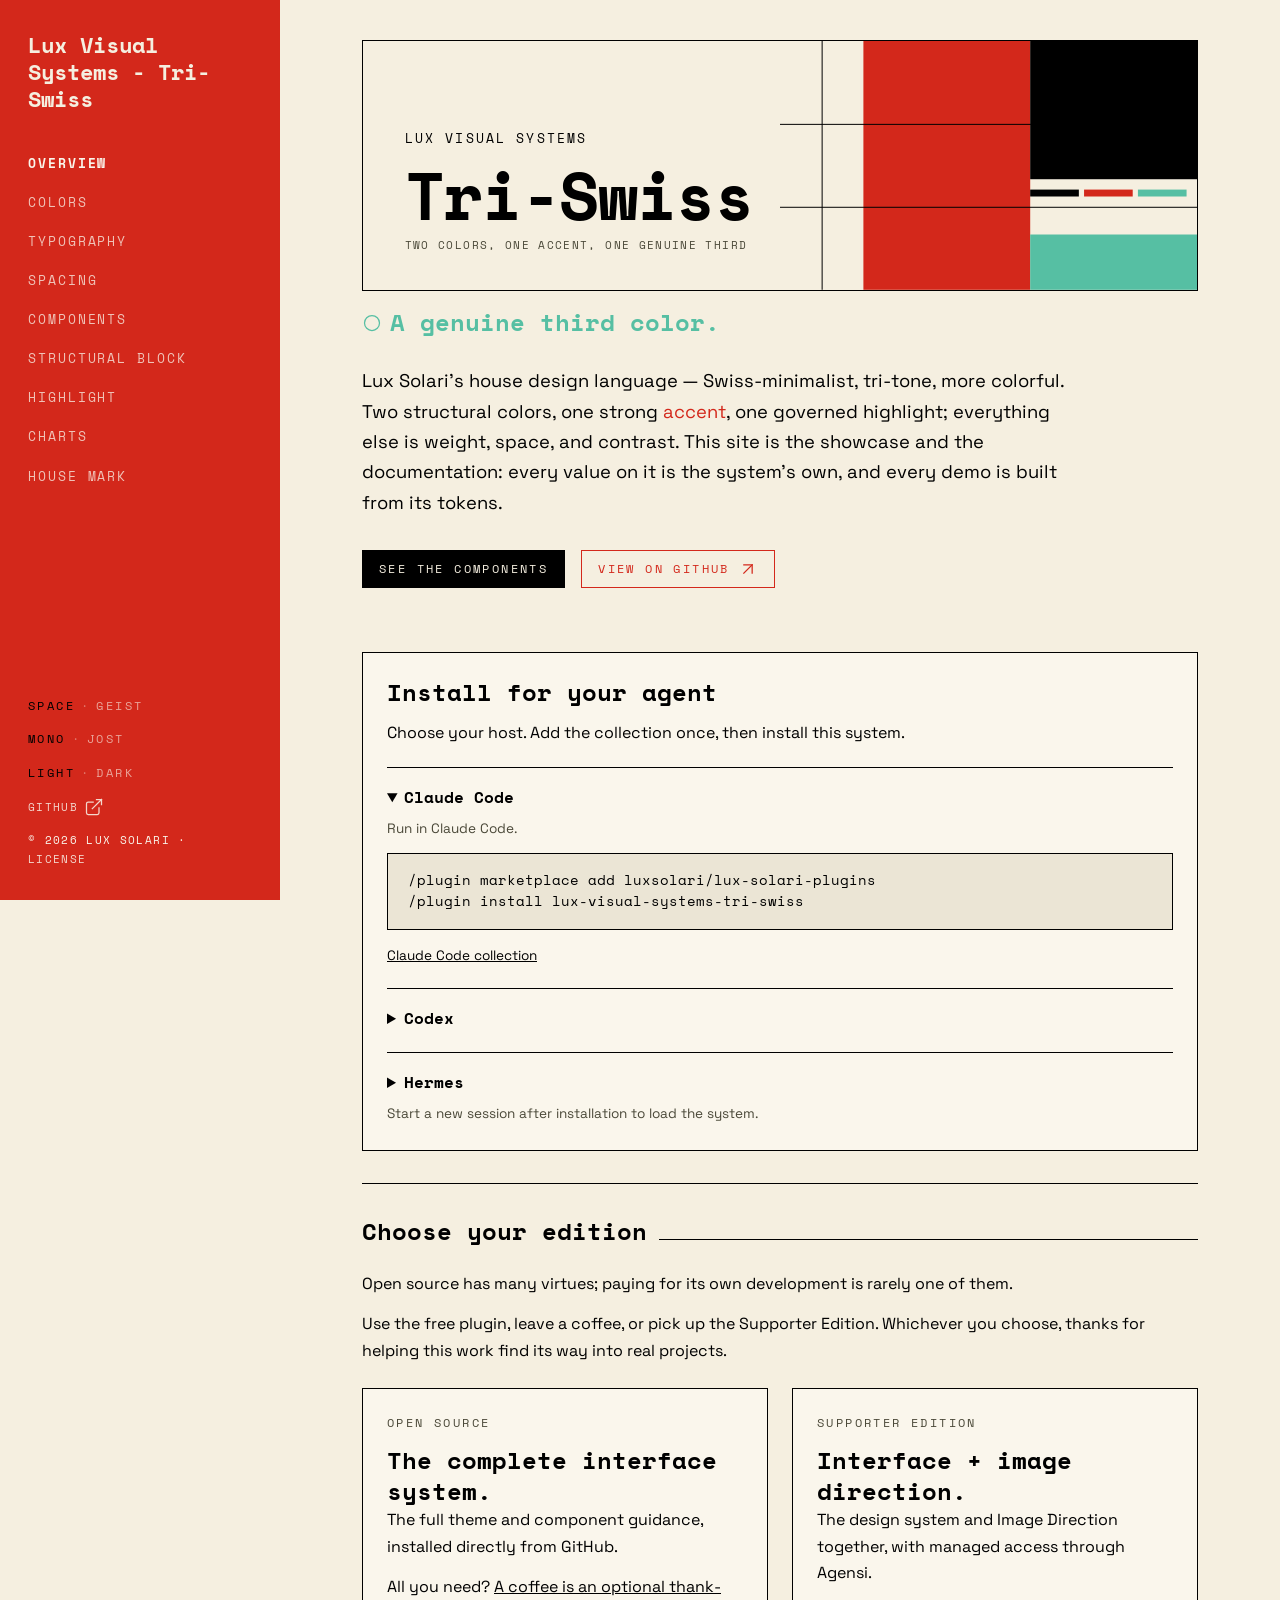
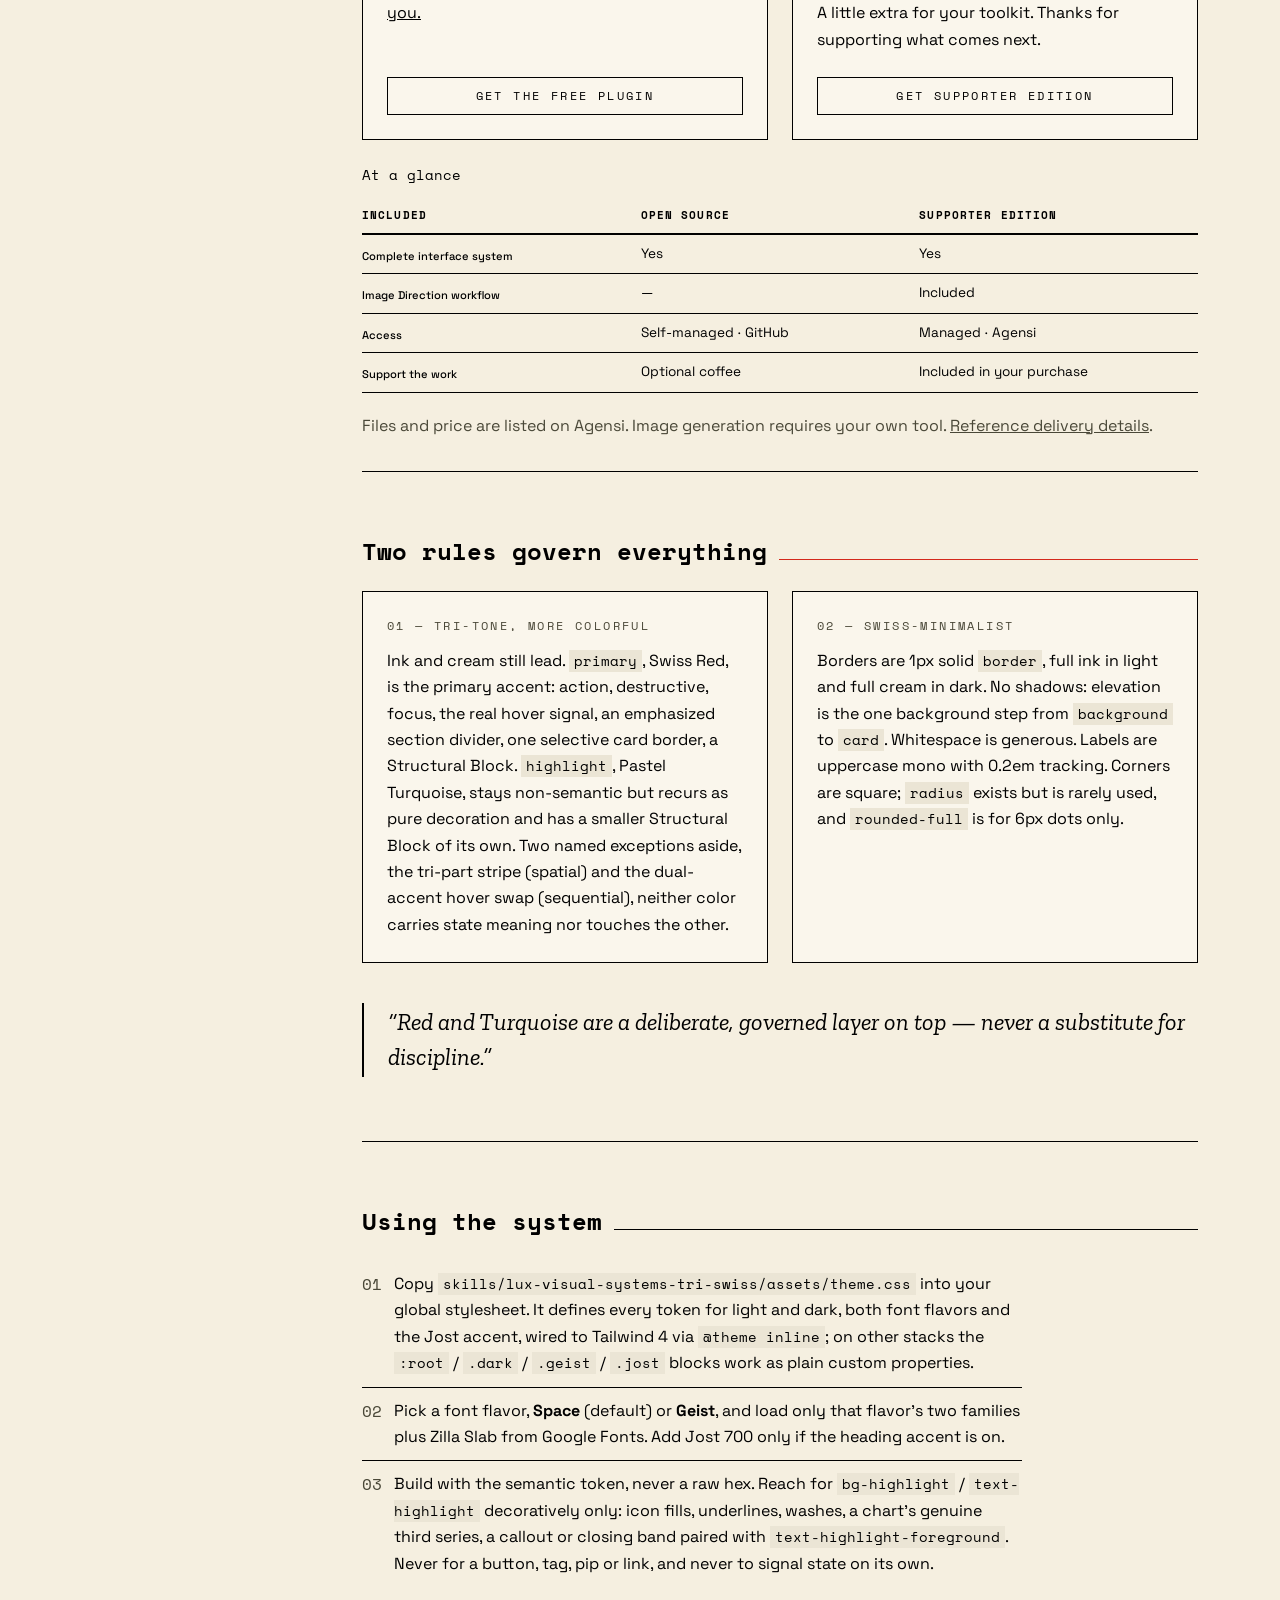
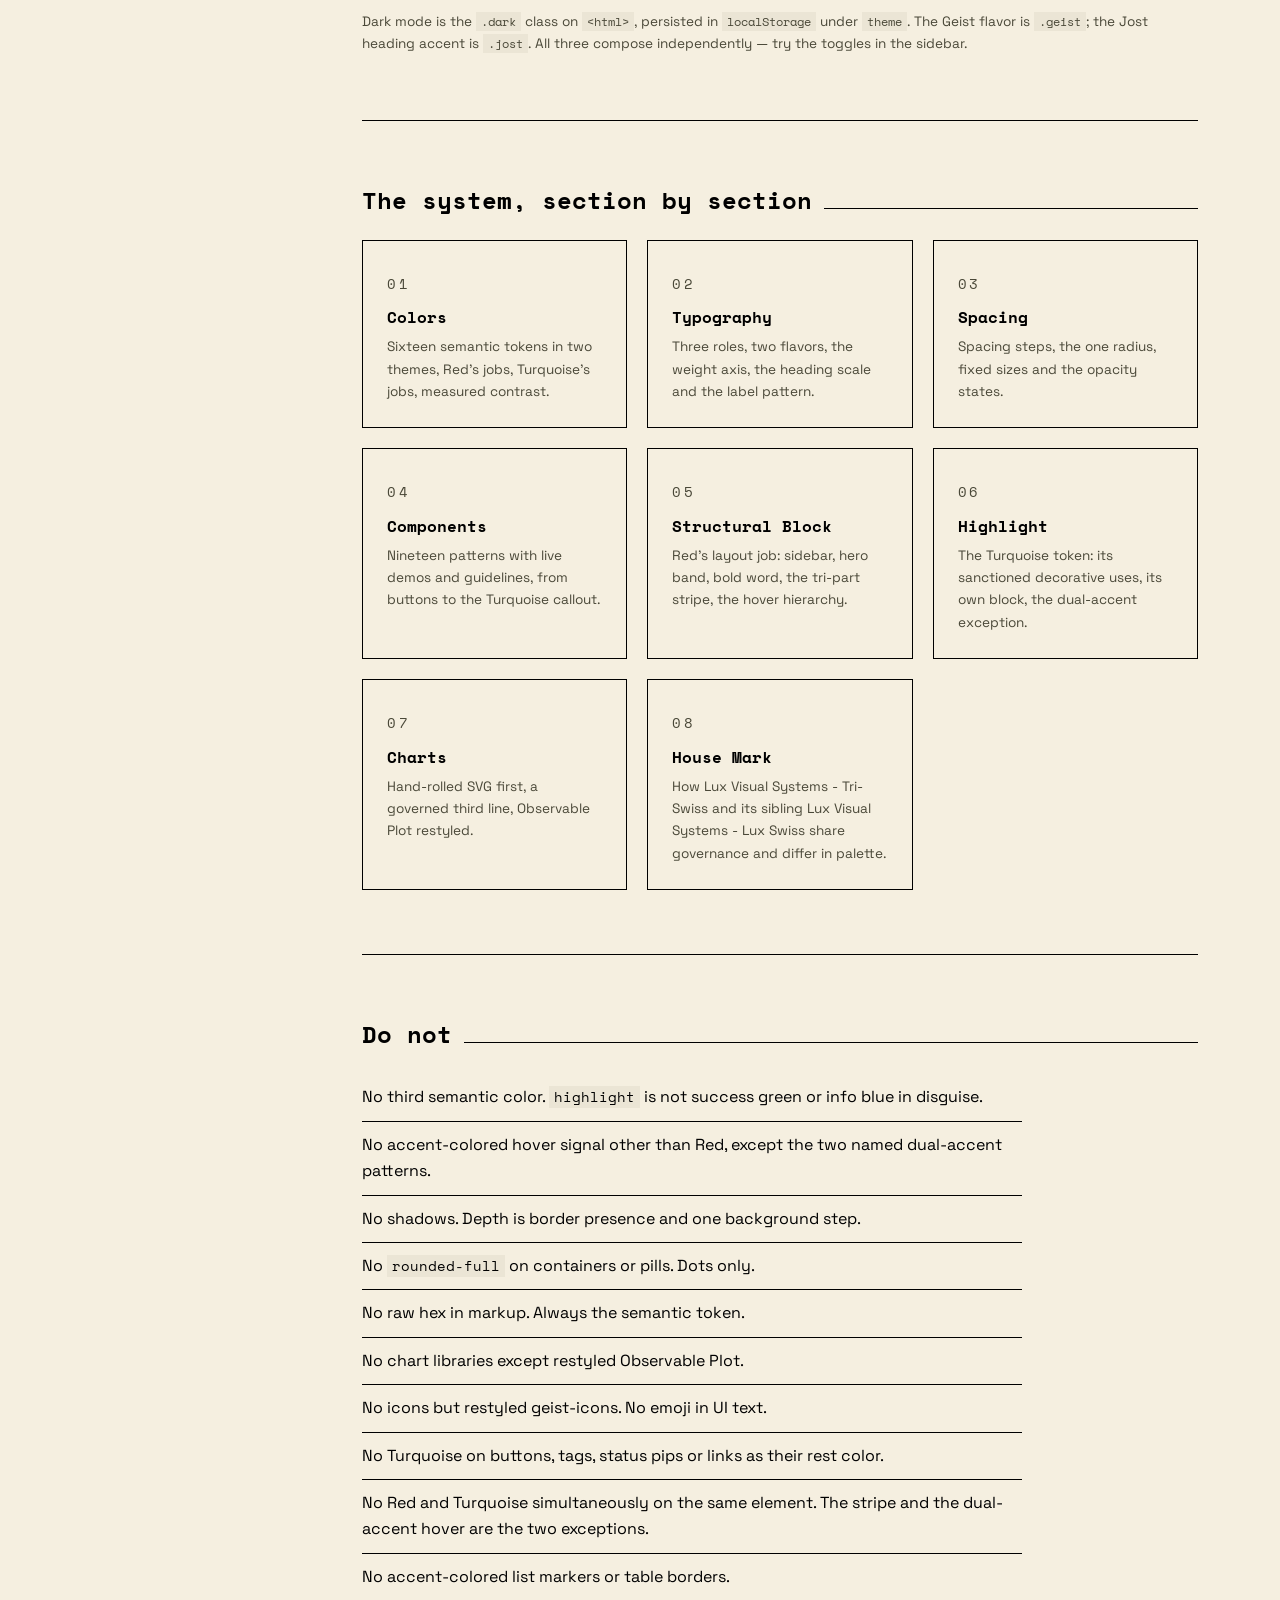
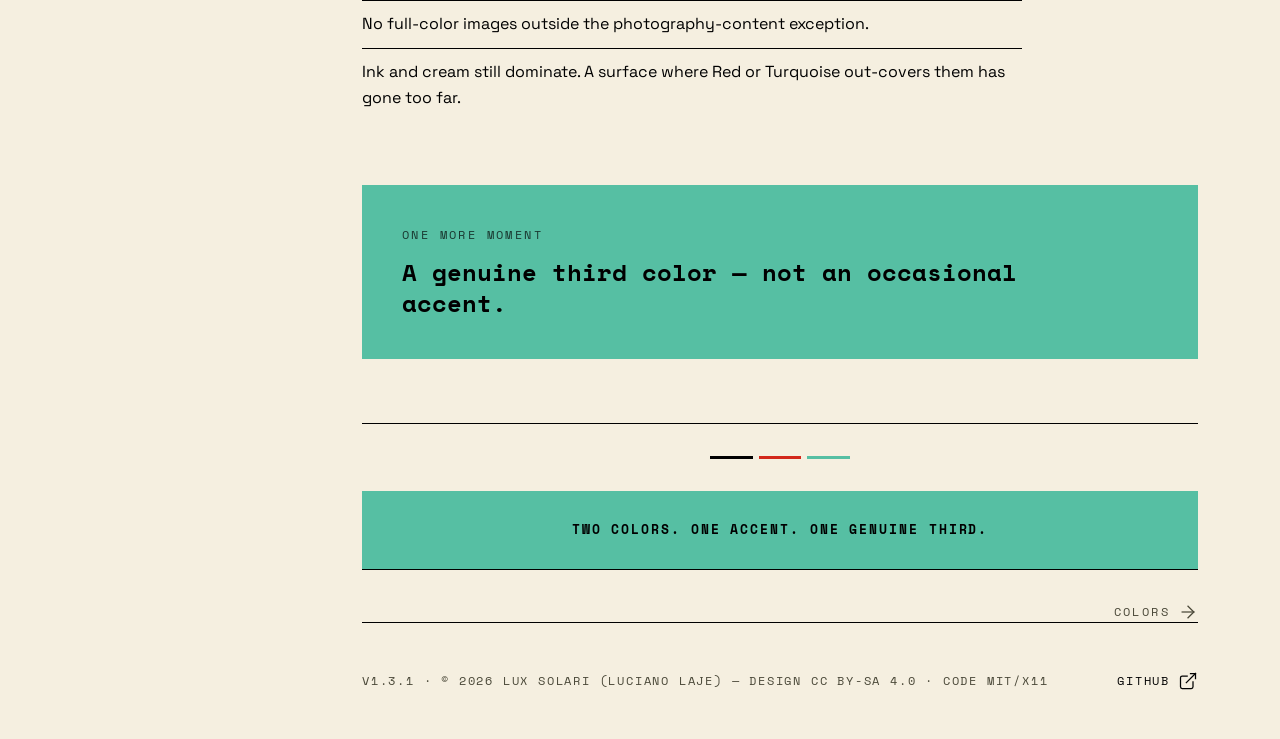
<file: docs/index.html>
<!doctype html>
<html lang="en">
<head>
  <meta charset="utf-8" />
  <meta name="viewport" content="width=device-width, initial-scale=1" />
  <script>
    // Apply the saved theme, flavor and heading accent before first paint.
    (function () {
      try {
        var saved = localStorage.getItem("theme");
        var dark = saved ? saved === "dark"
          : window.matchMedia && window.matchMedia("(prefers-color-scheme: dark)").matches;
        if (dark) document.documentElement.classList.add("dark");
        if (localStorage.getItem("flavor") === "geist") document.documentElement.classList.add("geist");
        if (localStorage.getItem("jost") === "on") document.documentElement.classList.add("jost");
      } catch (e) {}
    })();
  </script>
  <title>Lux Visual Systems - Tri-Swiss — a tri-tone Swiss-minimalist design system</title>
  <meta name="description" content="Two colors, one accent, one governed highlight. A tri-tone Swiss-minimalist design system that gives every project one consistent, opinionated aesthetic — showcase and documentation." />
  <meta property="og:type" content="website" />
  <meta property="og:title" content="Lux Visual Systems - Tri-Swiss — a tri-tone Swiss-minimalist design system" />
  <meta property="og:description" content="Two colors, one accent, one governed highlight. A tri-tone Swiss-minimalist design system that gives every project one consistent, opinionated aesthetic — showcase and documentation." />
  <meta property="og:url" content="https://luxsolari.github.io/lux-visual-systems-tri-swiss/" />
  <meta property="og:image" content="https://luxsolari.github.io/lux-visual-systems-tri-swiss/assets/social-card.png" />
  <meta property="og:image:width" content="1200" />
  <meta property="og:image:height" content="630" />
  <meta name="twitter:card" content="summary_large_image" />
  <meta name="twitter:title" content="Lux Visual Systems - Tri-Swiss — a tri-tone Swiss-minimalist design system" />
  <meta name="twitter:description" content="Two colors, one accent, one governed highlight. A tri-tone Swiss-minimalist design system that gives every project one consistent, opinionated aesthetic — showcase and documentation." />
  <meta name="twitter:image" content="https://luxsolari.github.io/lux-visual-systems-tri-swiss/assets/social-card.png" />
  <link rel="preconnect" href="https://fonts.googleapis.com" />
  <link rel="preconnect" href="https://fonts.gstatic.com" crossorigin />
  <link href="https://fonts.googleapis.com/css2?family=Space+Grotesk:wght@300;400;500;700&family=Space+Mono:ital,wght@0,400;0,700;1,400;1,700&family=Geist:wght@300;400;500;700&family=Geist+Mono:ital,wght@0,400;0,700;1,400;1,700&family=Zilla+Slab:ital,wght@0,400;0,500;0,700;1,400&family=Jost:wght@700&display=swap" rel="stylesheet" />
  <link rel="stylesheet" href="assets/site.css" />
</head>
<body>
  <div class="layout">
    <aside class="sidebar">
      <div>
        <div style="display:flex; align-items:center; justify-content:space-between;">
          <a class="sidebar-wordmark" href="index.html">Lux Visual Systems - Tri-Swiss</a>
          <button class="hamburger" aria-label="Toggle navigation" aria-expanded="false" data-nav-toggle>
            <svg class="icon" viewBox="0 0 24 24" style="color:var(--primary-foreground);">
              <line x1="4" y1="6" x2="20" y2="6"/><line x1="4" y1="12" x2="20" y2="12"/><line x1="4" y1="18" x2="20" y2="18"/>
            </svg>
          </button>
        </div>
        <nav class="sidebar-nav" data-nav-list aria-label="Sections"><a href="index.html">Overview</a><a href="colors.html">Colors</a><a href="typography.html">Typography</a><a href="spacing.html">Spacing</a><a href="components.html">Components</a><a href="structural-block.html">Structural Block</a><a href="highlight.html">Highlight</a><a href="charts.html">Charts</a><a href="house-mark.html">House Mark</a></nav>
      </div>
      <div class="sidebar-bottom">
        <div class="toggle" role="group" aria-label="Font flavor">
          <button data-flavor-btn="space" aria-pressed="true">Space</button><span class="mid">·</span><button data-flavor-btn="geist" aria-pressed="false">Geist</button>
        </div>
        <div class="toggle" role="group" aria-label="Heading face">
          <button data-jost-btn="mono" aria-pressed="true">Mono</button><span class="mid">·</span><button data-jost-btn="jost" aria-pressed="false">Jost</button>
        </div>
        <div class="toggle" role="group" aria-label="Color theme">
          <button data-theme-btn="light" aria-pressed="true">Light</button><span class="mid">·</span><button data-theme-btn="dark" aria-pressed="false">Dark</button>
        </div>
        <a href="https://github.com/luxsolari/lux-visual-systems-tri-swiss">GitHub <svg class="icon" viewBox="0 0 24 24" width="14" height="14"><path d="M15 3h6v6"/><path d="M10 14 21 3"/><path d="M18 13v6a2 2 0 0 1-2 2H5a2 2 0 0 1-2-2V8a2 2 0 0 1 2-2h6"/></svg></a>
        <span>© 2026 Lux Solari · <a href="index.html#license">License</a></span>
      </div>
    </aside>
    <div class="content">
      <div class="content-inner">
        <main>
          <section class="first" id="hero" style="padding-top:40px;">
            <div class="cover-wrap">
              <div class="cover" role="img" aria-label="Lux Visual Systems - Tri-Swiss — two colors, one accent, one genuine third">
              <svg viewBox="0 0 960 288" preserveAspectRatio="none" aria-hidden="true">
                <rect class="red" x="576" y="0" width="192" height="288"/>
                <rect class="ink" x="768" y="0" width="192" height="160"/>
                <rect class="turq" x="768" y="224" width="192" height="64"/>
                <line class="rule" x1="480" y1="96.5" x2="960" y2="96.5"/>
                <line class="rule" x1="480" y1="192.5" x2="960" y2="192.5"/>
                <line class="rule" x1="528.5" y1="0" x2="528.5" y2="288"/>
                <rect class="ink" x="768" y="172" width="56" height="8"/>
                <rect class="red" x="830" y="172" width="56" height="8"/>
                <rect class="turq" x="892" y="172" width="56" height="8"/>
              </svg>
              <p class="family">Lux Visual Systems</p>
              <p class="name">Tri-Swiss</p>
              <p class="tagline">Two colors, one accent, one genuine third</p>
              </div>
            </div>
            <div class="hero-moment"><svg class="icon" viewBox="0 0 24 24" width="18" height="18" aria-hidden="true"><circle cx="12" cy="12" r="9"/></svg>A genuine third color.</div>
            <p class="lead" style="margin-top:24px;">
              Lux Solari's house design language — Swiss-minimalist, tri-tone, more colorful.
              Two structural colors, one strong <span class="accent-word">accent</span>, one
              governed highlight; everything else is weight, space, and contrast. This site is
              the showcase and the documentation: every value on it is the system's own, and
              every demo is built from its tokens.
            </p>
            <div class="row" style="gap:16px; margin-top:32px;">
              <a href="components.html" class="btn btn-filled">See the components</a>
              <a href="https://github.com/luxsolari/lux-visual-systems-tri-swiss" class="btn btn-accent">View on GitHub <svg class="icon" viewBox="0 0 24 24" width="16" height="16"><path d="M7 17 17 7"/><path d="M7 7h10v10"/></svg></a>
            </div>
          </section>

          <section id="install" class="first" style="padding-top:0;">
            <div class="card install-hosts">
              <h3>Install for your agent</h3>
              <p>Choose your host. Add the collection once, then install this system.</p>
              <details class="install-host" open>
                <summary>Claude Code</summary>
                <p class="small muted">Run in Claude Code.</p>
                <pre><code>/plugin marketplace add luxsolari/lux-solari-plugins
/plugin install lux-visual-systems-tri-swiss</code></pre>
                <a class="small" href="https://github.com/luxsolari/lux-solari-plugins">Claude Code collection</a>
              </details>
              <details class="install-host">
                <summary>Codex</summary>
                <p class="small muted">Run in your terminal with the Codex CLI installed.</p>
                <pre><code>codex plugin marketplace add luxsolari/lux-solari-codex-plugins
codex plugin add lux-visual-systems-tri-swiss@lux-solari-codex</code></pre>
                <a class="small" href="https://github.com/luxsolari/lux-solari-codex-plugins">Codex collection</a>
              </details>
              <details class="install-host">
                <summary>Hermes</summary>
                <p class="small muted">Run in your terminal with Hermes installed. Installs into the active profile.</p>
                <pre><code>hermes skills tap add luxsolari/lux-solari-hermes-plugins
hermes skills install luxsolari/lux-solari-hermes-plugins/skills/lux-visual-systems-tri-swiss</code></pre>
                <a class="small" href="https://github.com/luxsolari/lux-solari-hermes-plugins">Hermes collection</a>
              </details>
              <p class="small muted install-session-note">Start a new session after installation to load the system.</p>
            </div>
            <section id="editions" aria-labelledby="editions-title">
              <div class="divider"><h3 id="editions-title">Choose your edition</h3><span class="rule"></span></div>
              <p>Open source has many virtues; paying for its own development is rarely one of them.</p>
              <p>Use the free plugin, leave a coffee, or pick up the Supporter Edition. Whichever you choose, thanks for helping this work find its way into real projects.</p>
              <div class="grid grid-2 edition-grid">
                <article class="card edition-card">
                  <p class="label">Open Source</p>
                  <h3>The complete interface system.</h3>
                  <p>The full theme and component guidance, installed directly from GitHub.</p>
                  <p class="edition-thanks">All you need? <a href="https://buymeacoffee.com/lux.solari">A coffee is an optional thank-you.</a></p>
                  <div class="edition-actions">
                    <a href="https://github.com/luxsolari/lux-visual-systems-tri-swiss" class="btn btn-outlined">Get the free plugin</a>
                  </div>
                </article>
                <article class="card edition-card">
                  <p class="label">Supporter Edition</p>
                  <h3>Interface + image direction.</h3>
                  <p>The design system and Image Direction together, with managed access through Agensi.</p>
                  <p class="edition-thanks">A little extra for your toolkit. Thanks for supporting what comes next.</p>
                  <div class="edition-actions">
                    <a href="https://www.agensi.io/skills/lux-visual-systems-tri-swiss-supporter-edition" class="btn btn-outlined">Get Supporter Edition</a>
                  </div>
                </article>
              </div>
              <div class="edition-table-wrap">
                <table class="data-table edition-table">
                  <caption>At a glance</caption>
                  <thead><tr><th scope="col">Included</th><th scope="col">Open Source</th><th scope="col">Supporter Edition</th></tr></thead>
                  <tbody>
                    <tr><th scope="row">Complete interface system</th><td>Yes</td><td>Yes</td></tr>
                    <tr><th scope="row">Image Direction workflow</th><td>—</td><td>Included</td></tr>
                    <tr><th scope="row">Access</th><td>Self-managed · GitHub</td><td>Managed · Agensi</td></tr>
                    <tr><th scope="row">Support the work</th><td>Optional coffee</td><td>Included in your purchase</td></tr>
                  </tbody>
                </table>
              </div>
              <p class="edition-note">Files and price are listed on Agensi. Image generation requires your own tool. <a href="https://www.agensi.io/docs/how-agents-load-skills">Reference delivery details</a>.</p>
            </section>
          </section>

          <section id="rules">
            <div class="divider"><h3>Two rules govern everything</h3><span class="rule red"></span></div>
            <div class="grid grid-2" style="gap:24px;">
              <div class="card">
                <p class="label">01 — Tri-tone, more colorful</p>
                <p style="margin-top:12px;">Ink and cream still lead. <code>primary</code>, Swiss Red, is the primary accent: action, destructive, focus, the real hover signal, an emphasized section divider, one selective card border, a Structural Block. <code>highlight</code>, Pastel Turquoise, stays non-semantic but recurs as pure decoration and has a smaller Structural Block of its own. Two named exceptions aside, the tri-part stripe (spatial) and the dual-accent hover swap (sequential), neither color carries state meaning nor touches the other.</p>
              </div>
              <div class="card">
                <p class="label">02 — Swiss-minimalist</p>
                <p style="margin-top:12px;">Borders are 1px solid <code>border</code>, full ink in light and full cream in dark. No shadows: elevation is the one background step from <code>background</code> to <code>card</code>. Whitespace is generous. Labels are uppercase mono with 0.2em tracking. Corners are square; <code>radius</code> exists but is rarely used, and <code>rounded-full</code> is for 6px dots only.</p>
              </div>
            </div>
            <blockquote>&ldquo;Red and Turquoise are a deliberate, governed layer on top — never a substitute for discipline.&rdquo;</blockquote>
          </section>

          <section id="using">
            <div class="divider"><h3>Using the system</h3><span class="rule"></span></div>
            <ol class="list-plain ordered measure">
              <li><span class="n">01</span><span>Copy <code>skills/lux-visual-systems-tri-swiss/assets/theme.css</code> into your global stylesheet. It defines every token for light and dark, both font flavors and the Jost accent, wired to Tailwind 4 via <code>@theme inline</code>; on other stacks the <code>:root</code> / <code>.dark</code> / <code>.geist</code> / <code>.jost</code> blocks work as plain custom properties.</span></li>
              <li><span class="n">02</span><span>Pick a font flavor, <strong>Space</strong> (default) or <strong>Geist</strong>, and load only that flavor's two families plus Zilla Slab from Google Fonts. Add Jost 700 only if the heading accent is on.</span></li>
              <li><span class="n">03</span><span>Build with the semantic token, never a raw hex. Reach for <code>bg-highlight</code> / <code>text-highlight</code> decoratively only: icon fills, underlines, washes, a chart's genuine third series, a callout or closing band paired with <code>text-highlight-foreground</code>. Never for a button, tag, pip or link, and never to signal state on its own.</span></li>
            </ol>
            <p class="small muted" style="margin-top:24px;">Dark mode is the <code>.dark</code> class on <code>&lt;html&gt;</code>, persisted in <code>localStorage</code> under <code>theme</code>. The Geist flavor is <code>.geist</code>; the Jost heading accent is <code>.jost</code>. All three compose independently — try the toggles in the sidebar.</p>
          </section>

          <section id="sections">
            <div class="divider"><h3>The system, section by section</h3><span class="rule"></span></div>
            <div class="grid grid-auto">
              <a class="index-card" href="colors.html"><p class="label">01</p><h4>Colors</h4><p>Sixteen semantic tokens in two themes, Red's jobs, Turquoise's jobs, measured contrast.</p></a>
              <a class="index-card" href="typography.html"><p class="label">02</p><h4>Typography</h4><p>Three roles, two flavors, the weight axis, the heading scale and the label pattern.</p></a>
              <a class="index-card" href="spacing.html"><p class="label">03</p><h4>Spacing</h4><p>Spacing steps, the one radius, fixed sizes and the opacity states.</p></a>
              <a class="index-card" href="components.html"><p class="label">04</p><h4>Components</h4><p>Nineteen patterns with live demos and guidelines, from buttons to the Turquoise callout.</p></a>
              <a class="index-card" href="structural-block.html"><p class="label">05</p><h4>Structural Block</h4><p>Red's layout job: sidebar, hero band, bold word, the tri-part stripe, the hover hierarchy.</p></a>
              <a class="index-card" href="highlight.html"><p class="label">06</p><h4>Highlight</h4><p>The Turquoise token: its sanctioned decorative uses, its own block, the dual-accent exception.</p></a>
              <a class="index-card" href="charts.html"><p class="label">07</p><h4>Charts</h4><p>Hand-rolled SVG first, a governed third line, Observable Plot restyled.</p></a>
              <a class="index-card" href="house-mark.html"><p class="label">08</p><h4>House Mark</h4><p>How Lux Visual Systems - Tri-Swiss and its sibling Lux Visual Systems - Lux Swiss share governance and differ in palette.</p></a>
            </div>
          </section>

          <section id="donot">
            <div class="divider"><h3>Do not</h3><span class="rule"></span></div>
            <ul class="list-plain measure">
              <li>No third semantic color. <code>highlight</code> is not success green or info blue in disguise.</li>
              <li>No accent-colored hover signal other than Red, except the two named dual-accent patterns.</li>
              <li>No shadows. Depth is border presence and one background step.</li>
              <li>No <code>rounded-full</code> on containers or pills. Dots only.</li>
              <li>No raw hex in markup. Always the semantic token.</li>
              <li>No chart libraries except restyled Observable Plot.</li>
              <li>No icons but restyled geist-icons. No emoji in UI text.</li>
              <li>No Turquoise on buttons, tags, status pips or links as their rest color.</li>
              <li>No Red and Turquoise simultaneously on the same element. The stripe and the dual-accent hover are the two exceptions.</li>
              <li>No accent-colored list markers or table borders.</li>
              <li>No full-color images outside the photography-content exception.</li>
              <li>Ink and cream still dominate. A surface where Red or Turquoise out-covers them has gone too far.</li>
            </ul>
          </section>

          <section id="turquoise-moment" style="border-top:none; padding-top:0;">
            <div class="panel"><p class="label" style="margin:0;">One more moment</p><p class="statement">A genuine third color — not an occasional accent.</p></div>
          </section>
          <div class="flourish-row" style="padding:32px 0; border-top:1px solid var(--border);"><div class="stripe flourish" aria-hidden="true"><i></i><i></i><i></i></div></div>
          <div id="closing-band" class="closing-band"><p>Two colors. One accent. One genuine third.</p></div>
          <div id="social-card" aria-hidden="true" style="position:absolute; left:-9999px; top:0;
               width:1200px; height:630px; background:var(--background); color:var(--foreground);
               padding:80px; display:flex; flex-direction:column; justify-content:space-between;
               border:1px solid var(--border);">
            <p class="label">Claude Code plugin</p>
            <div>
              <p class="label" style="margin:0 0 16px;">Lux Visual Systems</p>
              <h1 style="font-size:4.5rem; line-height:1.05; margin:0; letter-spacing:-0.01em;">Tri-Swiss.</h1>
              <p style="font-family:var(--font-mono); font-size:1.25rem; margin:20px 0 0; color:var(--muted-foreground);">Two colors. One accent. One governed highlight.</p>
            </div>
            <p style="font-family:var(--font-mono); font-size:1rem; letter-spacing:0.1em; margin:0;">/plugin install lux-visual-systems-tri-swiss</p>
          </div>
          <div class="pager"><span></span><a href="colors.html" class="label">Colors <svg class="icon" viewBox="0 0 24 24" width="16" height="16"><path d="M5 12h14"/><path d="m12 5 7 7-7 7"/></svg></a></div>
          <footer>
            <div class="footer-row">
              <span id="license" class="muted">v1.3.1 · © 2026 Lux Solari (Luciano Laje) — Design <a href="https://github.com/luxsolari/lux-visual-systems-tri-swiss/blob/main/LICENSE-DESIGN">CC BY-SA 4.0</a> · Code <a href="https://github.com/luxsolari/lux-visual-systems-tri-swiss/blob/main/LICENSE">MIT/X11</a></span>
              <a href="https://github.com/luxsolari/lux-visual-systems-tri-swiss" style="display:inline-flex; align-items:center; gap:8px;">GitHub <svg class="icon" viewBox="0 0 24 24" width="14" height="14"><path d="M15 3h6v6"/><path d="M10 14 21 3"/><path d="M18 13v6a2 2 0 0 1-2 2H5a2 2 0 0 1-2-2V8a2 2 0 0 1 2-2h6"/></svg></a>
            </div>
          </footer>
        </main>
      </div>
    </div>
  </div>
  <script src="assets/site.js"></script>
</body>
</html>
</file>
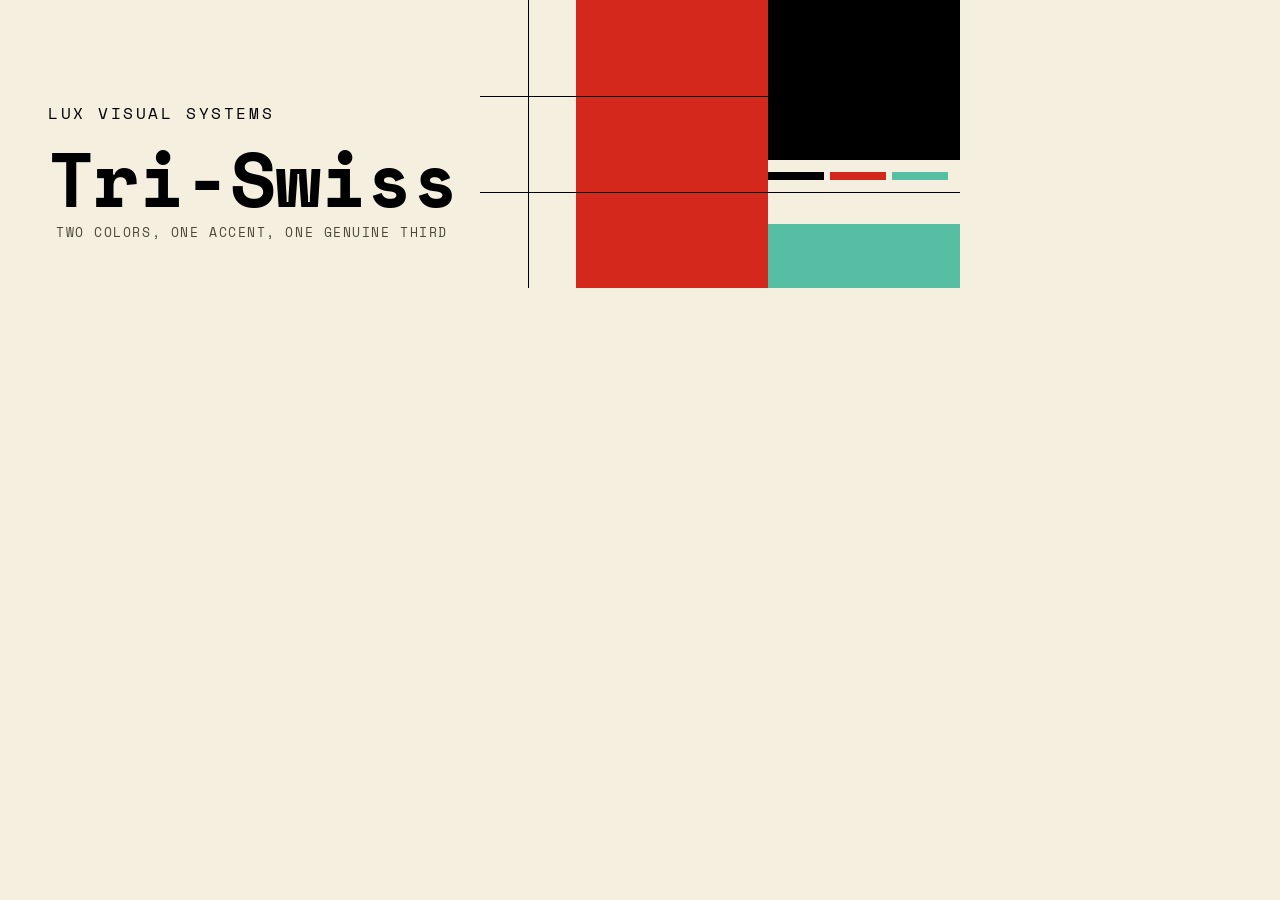
<file: docs/banner.html>
<!doctype html>
<html lang="en">
<head>
  <meta charset="utf-8" />
  <title>Lux Visual Systems - Tri-Swiss — banner</title>
  <!-- The house banner: the design system's cover. Rendered to
       docs/assets/banner-light.png and banner-dark.png by
       scripts/capture/banner.sh (headless Chrome, 960x288 at 2x).
       Add ?dark to render the dark theme.
       Derivation: primary slab 192x288 (3x 64) at x=576 bleeding top and
       bottom; foreground block 192x160 at x=768 bleeding top and right;
       highlight block 192x64 at x=768 y=224, the third color kept smaller
       than Red's block as the system caps it, separated from Red by the ink
       block and a 64px ground gap so the two accents never touch; three 1px
       border rules (y=96, y=192, x=528) because the system is "borders, not
       shadows"; the tri-part segment stripe (ink/red/turquoise, 56x8, gap 6)
       as the one place the accents meet; name in the display face at 76px so
       it fits the 440px text zone; 64px grid pitch throughout. -->
  <link rel="preconnect" href="https://fonts.googleapis.com" />
  <link rel="preconnect" href="https://fonts.gstatic.com" crossorigin />
  <link href="https://fonts.googleapis.com/css2?family=Space+Mono:wght@400;700&display=swap" rel="stylesheet" />
  <link rel="stylesheet" href="assets/site.css" />
  <style>
    html, body { margin:0; width:960px; height:288px; overflow:hidden; }
    .banner { position:relative; width:960px; height:288px; background:var(--background); }
    .banner svg { position:absolute; inset:0; display:block; }
    .banner .red { fill:var(--primary); }
    .banner .ink { fill:var(--foreground); }
    .banner .turq { fill:var(--highlight); }
    .banner .rule { stroke:var(--border); stroke-width:1; fill:none; }
    .banner .family { position:absolute; left:48px; bottom:164px; max-width:432px; margin:0; font-family:var(--font-mono);
      font-weight:400; font-size:16px; line-height:1.4; letter-spacing:0.16em; text-transform:uppercase; color:var(--foreground); }
    .banner .name { position:absolute; left:48px; bottom:74px; margin:0; font-family:var(--font-mono);
      font-weight:700; font-size:76px; line-height:.92; letter-spacing:-0.02em; color:var(--foreground); white-space:nowrap; }
    .banner .tag { position:absolute; left:48px; bottom:44px; margin:0; font-family:var(--font-mono); font-size:13px;
      max-width:440px; line-height:1.35; letter-spacing:0.12em; text-transform:uppercase; color:var(--muted-foreground); }
  </style>
  <script>if (location.search.indexOf("dark") !== -1) document.documentElement.classList.add("dark");</script>
</head>
<body>
  <div class="banner">
    <svg width="960" height="288" viewBox="0 0 960 288" aria-hidden="true">
      <rect class="red" x="576" y="0" width="192" height="288"/>
      <rect class="ink" x="768" y="0" width="192" height="160"/>
      <rect class="turq" x="768" y="224" width="192" height="64"/>
      <line class="rule" x1="480" y1="96.5" x2="960" y2="96.5"/>
      <line class="rule" x1="480" y1="192.5" x2="960" y2="192.5"/>
      <line class="rule" x1="528.5" y1="0" x2="528.5" y2="288"/>
      <rect class="ink" x="768" y="172" width="56" height="8"/>
      <rect class="red" x="830" y="172" width="56" height="8"/>
      <rect class="turq" x="892" y="172" width="56" height="8"/>
    </svg>
    <p class="family">Lux Visual Systems</p>
    <p class="name">Tri-Swiss</p>
    <p class="tag">Two colors, one accent, one genuine third</p>
  </div>
</body>
</html>
</file>
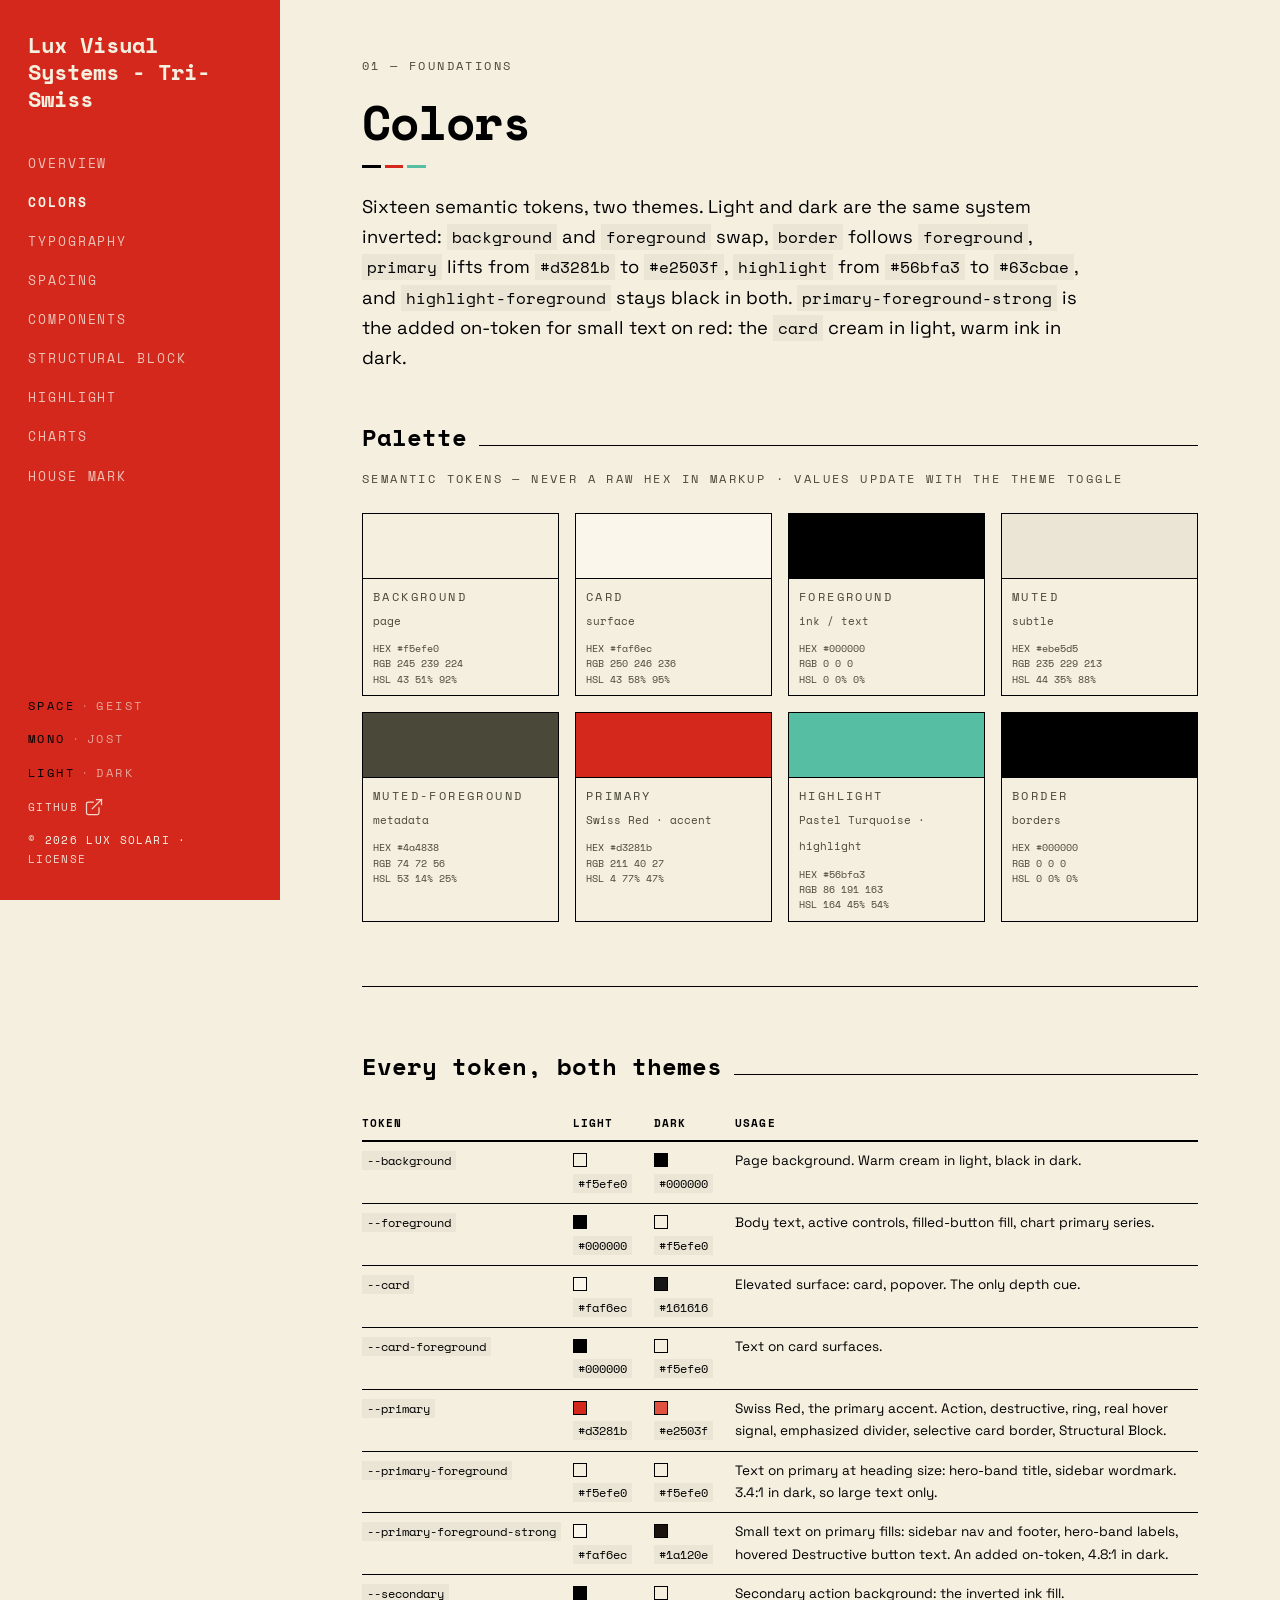
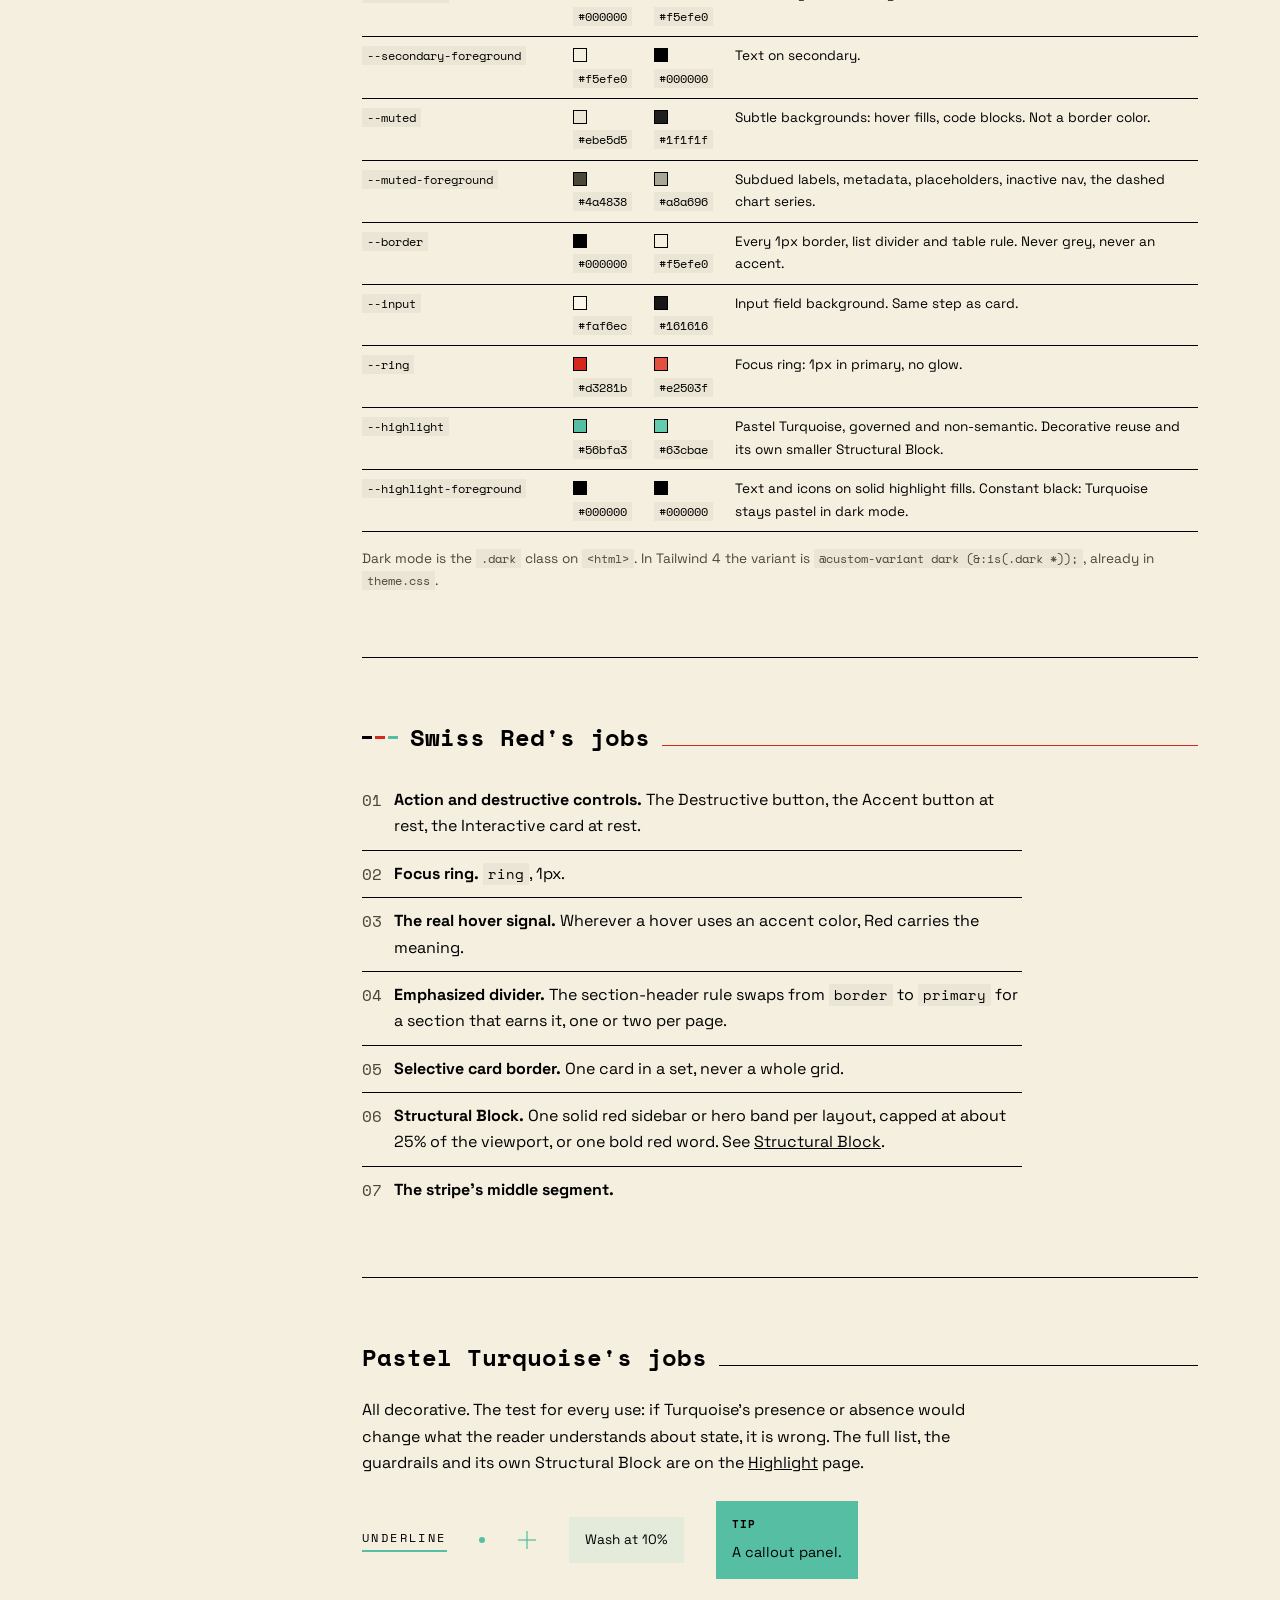
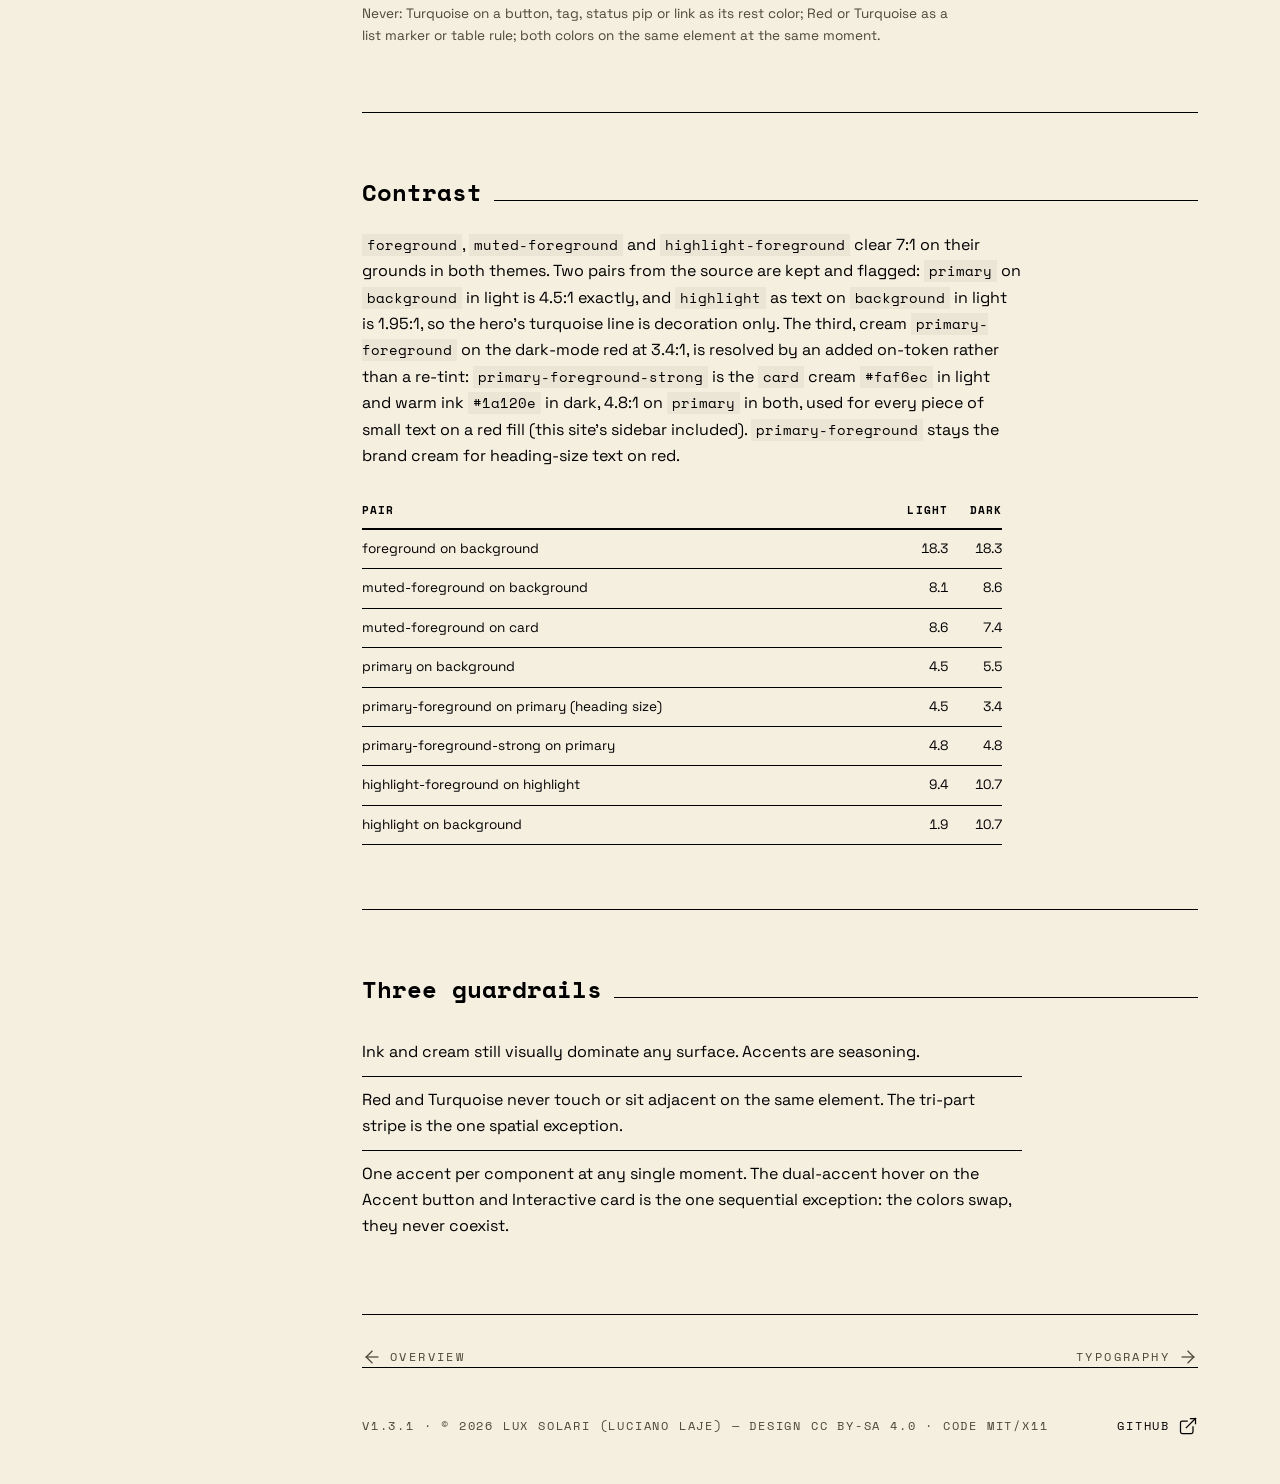
<file: docs/colors.html>
<!doctype html>
<html lang="en">
<head>
  <meta charset="utf-8" />
  <meta name="viewport" content="width=device-width, initial-scale=1" />
  <script>
    // Apply the saved theme, flavor and heading accent before first paint.
    (function () {
      try {
        var saved = localStorage.getItem("theme");
        var dark = saved ? saved === "dark"
          : window.matchMedia && window.matchMedia("(prefers-color-scheme: dark)").matches;
        if (dark) document.documentElement.classList.add("dark");
        if (localStorage.getItem("flavor") === "geist") document.documentElement.classList.add("geist");
        if (localStorage.getItem("jost") === "on") document.documentElement.classList.add("jost");
      } catch (e) {}
    })();
  </script>
  <title>Colors — Lux Visual Systems - Tri-Swiss</title>
  <meta name="description" content="The Lux Visual Systems - Tri-Swiss palette: sixteen semantic tokens in light and dark, Swiss Red's jobs, Pastel Turquoise's jobs, and measured contrast." />
  <meta property="og:type" content="website" />
  <meta property="og:title" content="Colors — Lux Visual Systems - Tri-Swiss" />
  <meta property="og:description" content="The Lux Visual Systems - Tri-Swiss palette: sixteen semantic tokens in light and dark, Swiss Red's jobs, Pastel Turquoise's jobs, and measured contrast." />
  <meta property="og:url" content="https://luxsolari.github.io/lux-visual-systems-tri-swiss/colors.html" />
  <meta property="og:image" content="https://luxsolari.github.io/lux-visual-systems-tri-swiss/assets/social-card.png" />
  <meta property="og:image:width" content="1200" />
  <meta property="og:image:height" content="630" />
  <meta name="twitter:card" content="summary_large_image" />
  <meta name="twitter:title" content="Colors — Lux Visual Systems - Tri-Swiss" />
  <meta name="twitter:description" content="The Lux Visual Systems - Tri-Swiss palette: sixteen semantic tokens in light and dark, Swiss Red's jobs, Pastel Turquoise's jobs, and measured contrast." />
  <meta name="twitter:image" content="https://luxsolari.github.io/lux-visual-systems-tri-swiss/assets/social-card.png" />
  <link rel="preconnect" href="https://fonts.googleapis.com" />
  <link rel="preconnect" href="https://fonts.gstatic.com" crossorigin />
  <link href="https://fonts.googleapis.com/css2?family=Space+Grotesk:wght@300;400;500;700&family=Space+Mono:ital,wght@0,400;0,700;1,400;1,700&family=Geist:wght@300;400;500;700&family=Geist+Mono:ital,wght@0,400;0,700;1,400;1,700&family=Zilla+Slab:ital,wght@0,400;0,500;0,700;1,400&family=Jost:wght@700&display=swap" rel="stylesheet" />
  <link rel="stylesheet" href="assets/site.css" />
</head>
<body>
  <div class="layout">
    <aside class="sidebar">
      <div>
        <div style="display:flex; align-items:center; justify-content:space-between;">
          <a class="sidebar-wordmark" href="index.html">Lux Visual Systems - Tri-Swiss</a>
          <button class="hamburger" aria-label="Toggle navigation" aria-expanded="false" data-nav-toggle>
            <svg class="icon" viewBox="0 0 24 24" style="color:var(--primary-foreground);">
              <line x1="4" y1="6" x2="20" y2="6"/><line x1="4" y1="12" x2="20" y2="12"/><line x1="4" y1="18" x2="20" y2="18"/>
            </svg>
          </button>
        </div>
        <nav class="sidebar-nav" data-nav-list aria-label="Sections"><a href="index.html">Overview</a><a href="colors.html">Colors</a><a href="typography.html">Typography</a><a href="spacing.html">Spacing</a><a href="components.html">Components</a><a href="structural-block.html">Structural Block</a><a href="highlight.html">Highlight</a><a href="charts.html">Charts</a><a href="house-mark.html">House Mark</a></nav>
      </div>
      <div class="sidebar-bottom">
        <div class="toggle" role="group" aria-label="Font flavor">
          <button data-flavor-btn="space" aria-pressed="true">Space</button><span class="mid">·</span><button data-flavor-btn="geist" aria-pressed="false">Geist</button>
        </div>
        <div class="toggle" role="group" aria-label="Heading face">
          <button data-jost-btn="mono" aria-pressed="true">Mono</button><span class="mid">·</span><button data-jost-btn="jost" aria-pressed="false">Jost</button>
        </div>
        <div class="toggle" role="group" aria-label="Color theme">
          <button data-theme-btn="light" aria-pressed="true">Light</button><span class="mid">·</span><button data-theme-btn="dark" aria-pressed="false">Dark</button>
        </div>
        <a href="https://github.com/luxsolari/lux-visual-systems-tri-swiss">GitHub <svg class="icon" viewBox="0 0 24 24" width="14" height="14"><path d="M15 3h6v6"/><path d="M10 14 21 3"/><path d="M18 13v6a2 2 0 0 1-2 2H5a2 2 0 0 1-2-2V8a2 2 0 0 1 2-2h6"/></svg></a>
        <span>© 2026 Lux Solari · <a href="index.html#license">License</a></span>
      </div>
    </aside>
    <div class="content">
      <div class="content-inner">
        <main>
          <header class="page-head">
            <p class="label">01 — Foundations</p>
            <h1>Colors</h1>
            <div class="stripe hero" aria-hidden="true"><i></i><i></i><i></i></div>
            <p class="lead">Sixteen semantic tokens, two themes. Light and dark are the same system inverted: <code>background</code> and <code>foreground</code> swap, <code>border</code> follows <code>foreground</code>, <code>primary</code> lifts from <code>#d3281b</code> to <code>#e2503f</code>, <code>highlight</code> from <code>#56bfa3</code> to <code>#63cbae</code>, and <code>highlight-foreground</code> stays black in both. <code>primary-foreground-strong</code> is the added on-token for small text on red: the <code>card</code> cream in light, warm ink in dark.</p>
          </header>
          <section id="palette" class="first">
            <div class="divider"><h3>Palette</h3><span class="rule"></span></div>
            <p class="label sub">Semantic tokens — never a raw hex in markup · values update with the theme toggle</p>
            <div class="palette">
              <figure><div class="pal-chip" style="background:var(--background);"></div>
                <figcaption><span class="label">background</span><span class="role">page</span><dl class="pal-vals"></dl></figcaption></figure>
              <figure><div class="pal-chip" style="background:var(--card);"></div>
                <figcaption><span class="label">card</span><span class="role">surface</span><dl class="pal-vals"></dl></figcaption></figure>
              <figure><div class="pal-chip" style="background:var(--foreground);"></div>
                <figcaption><span class="label">foreground</span><span class="role">ink / text</span><dl class="pal-vals"></dl></figcaption></figure>
              <figure><div class="pal-chip" style="background:var(--muted);"></div>
                <figcaption><span class="label">muted</span><span class="role">subtle</span><dl class="pal-vals"></dl></figcaption></figure>
              <figure><div class="pal-chip" style="background:var(--muted-foreground);"></div>
                <figcaption><span class="label">muted-foreground</span><span class="role">metadata</span><dl class="pal-vals"></dl></figcaption></figure>
              <figure><div class="pal-chip" style="background:var(--primary);"></div>
                <figcaption><span class="label">primary</span><span class="role">Swiss Red · accent</span><dl class="pal-vals"></dl></figcaption></figure>
              <figure><div class="pal-chip" style="background:var(--highlight);"></div>
                <figcaption><span class="label">highlight</span><span class="role">Pastel Turquoise · highlight</span><dl class="pal-vals"></dl></figcaption></figure>
              <figure><div class="pal-chip" style="background:var(--border);"></div>
                <figcaption><span class="label">border</span><span class="role">borders</span><dl class="pal-vals"></dl></figcaption></figure>
            </div>
          </section>

          <section id="tokens">
            <div class="divider"><h3>Every token, both themes</h3><span class="rule"></span></div>
            <table class="data-table">
              <thead><tr><th>Token</th><th>Light</th><th>Dark</th><th>Usage</th></tr></thead>
              <tbody>
                <tr><td><code>--background</code></td>
                  <td><span class="tok-swatch" style="background:#f5efe0;"></span><code>#f5efe0</code></td>
                  <td><span class="tok-swatch" style="background:#000000;"></span><code>#000000</code></td>
                  <td>Page background. Warm cream in light, black in dark.</td></tr>
                <tr><td><code>--foreground</code></td>
                  <td><span class="tok-swatch" style="background:#000000;"></span><code>#000000</code></td>
                  <td><span class="tok-swatch" style="background:#f5efe0;"></span><code>#f5efe0</code></td>
                  <td>Body text, active controls, filled-button fill, chart primary series.</td></tr>
                <tr><td><code>--card</code></td>
                  <td><span class="tok-swatch" style="background:#faf6ec;"></span><code>#faf6ec</code></td>
                  <td><span class="tok-swatch" style="background:#161616;"></span><code>#161616</code></td>
                  <td>Elevated surface: card, popover. The only depth cue.</td></tr>
                <tr><td><code>--card-foreground</code></td>
                  <td><span class="tok-swatch" style="background:#000000;"></span><code>#000000</code></td>
                  <td><span class="tok-swatch" style="background:#f5efe0;"></span><code>#f5efe0</code></td>
                  <td>Text on card surfaces.</td></tr>
                <tr><td><code>--primary</code></td>
                  <td><span class="tok-swatch" style="background:#d3281b;"></span><code>#d3281b</code></td>
                  <td><span class="tok-swatch" style="background:#e2503f;"></span><code>#e2503f</code></td>
                  <td>Swiss Red, the primary accent. Action, destructive, ring, real hover signal, emphasized divider, selective card border, Structural Block.</td></tr>
                <tr><td><code>--primary-foreground</code></td>
                  <td><span class="tok-swatch" style="background:#f5efe0;"></span><code>#f5efe0</code></td>
                  <td><span class="tok-swatch" style="background:#f5efe0;"></span><code>#f5efe0</code></td>
                  <td>Text on primary at heading size: hero-band title, sidebar wordmark. 3.4:1 in dark, so large text only.</td></tr>
                <tr><td><code>--primary-foreground-strong</code></td>
                  <td><span class="tok-swatch" style="background:#faf6ec;"></span><code>#faf6ec</code></td>
                  <td><span class="tok-swatch" style="background:#1a120e;"></span><code>#1a120e</code></td>
                  <td>Small text on primary fills: sidebar nav and footer, hero-band labels, hovered Destructive button text. An added on-token, 4.8:1 in dark.</td></tr>
                <tr><td><code>--secondary</code></td>
                  <td><span class="tok-swatch" style="background:#000000;"></span><code>#000000</code></td>
                  <td><span class="tok-swatch" style="background:#f5efe0;"></span><code>#f5efe0</code></td>
                  <td>Secondary action background: the inverted ink fill.</td></tr>
                <tr><td><code>--secondary-foreground</code></td>
                  <td><span class="tok-swatch" style="background:#f5efe0;"></span><code>#f5efe0</code></td>
                  <td><span class="tok-swatch" style="background:#000000;"></span><code>#000000</code></td>
                  <td>Text on secondary.</td></tr>
                <tr><td><code>--muted</code></td>
                  <td><span class="tok-swatch" style="background:#ebe5d5;"></span><code>#ebe5d5</code></td>
                  <td><span class="tok-swatch" style="background:#1f1f1f;"></span><code>#1f1f1f</code></td>
                  <td>Subtle backgrounds: hover fills, code blocks. Not a border color.</td></tr>
                <tr><td><code>--muted-foreground</code></td>
                  <td><span class="tok-swatch" style="background:#4a4838;"></span><code>#4a4838</code></td>
                  <td><span class="tok-swatch" style="background:#a8a696;"></span><code>#a8a696</code></td>
                  <td>Subdued labels, metadata, placeholders, inactive nav, the dashed chart series.</td></tr>
                <tr><td><code>--border</code></td>
                  <td><span class="tok-swatch" style="background:#000000;"></span><code>#000000</code></td>
                  <td><span class="tok-swatch" style="background:#f5efe0;"></span><code>#f5efe0</code></td>
                  <td>Every 1px border, list divider and table rule. Never grey, never an accent.</td></tr>
                <tr><td><code>--input</code></td>
                  <td><span class="tok-swatch" style="background:#faf6ec;"></span><code>#faf6ec</code></td>
                  <td><span class="tok-swatch" style="background:#161616;"></span><code>#161616</code></td>
                  <td>Input field background. Same step as card.</td></tr>
                <tr><td><code>--ring</code></td>
                  <td><span class="tok-swatch" style="background:#d3281b;"></span><code>#d3281b</code></td>
                  <td><span class="tok-swatch" style="background:#e2503f;"></span><code>#e2503f</code></td>
                  <td>Focus ring: 1px in primary, no glow.</td></tr>
                <tr><td><code>--highlight</code></td>
                  <td><span class="tok-swatch" style="background:#56bfa3;"></span><code>#56bfa3</code></td>
                  <td><span class="tok-swatch" style="background:#63cbae;"></span><code>#63cbae</code></td>
                  <td>Pastel Turquoise, governed and non-semantic. Decorative reuse and its own smaller Structural Block.</td></tr>
                <tr><td><code>--highlight-foreground</code></td>
                  <td><span class="tok-swatch" style="background:#000000;"></span><code>#000000</code></td>
                  <td><span class="tok-swatch" style="background:#000000;"></span><code>#000000</code></td>
                  <td>Text and icons on solid highlight fills. Constant black: Turquoise stays pastel in dark mode.</td></tr>
              </tbody>
            </table>
            <p class="small muted" style="margin-top:16px;">Dark mode is the <code>.dark</code> class on <code>&lt;html&gt;</code>. In Tailwind 4 the variant is <code>@custom-variant dark (&amp;:is(.dark *));</code>, already in <code>theme.css</code>.</p>
          </section>

          <section id="red">
            <div class="divider"><span class="stripe" aria-hidden="true"><i></i><i></i><i></i></span><h3>Swiss Red's jobs</h3><span class="rule red"></span></div>
            <ol class="list-plain ordered measure">
              <li><span class="n">01</span><span><strong>Action and destructive controls.</strong> The Destructive button, the Accent button at rest, the Interactive card at rest.</span></li>
              <li><span class="n">02</span><span><strong>Focus ring.</strong> <code>ring</code>, 1px.</span></li>
              <li><span class="n">03</span><span><strong>The real hover signal.</strong> Wherever a hover uses an accent color, Red carries the meaning.</span></li>
              <li><span class="n">04</span><span><strong>Emphasized divider.</strong> The section-header rule swaps from <code>border</code> to <code>primary</code> for a section that earns it, one or two per page.</span></li>
              <li><span class="n">05</span><span><strong>Selective card border.</strong> One card in a set, never a whole grid.</span></li>
              <li><span class="n">06</span><span><strong>Structural Block.</strong> One solid red sidebar or hero band per layout, capped at about 25% of the viewport, or one bold red word. See <a href="structural-block.html">Structural Block</a>.</span></li>
              <li><span class="n">07</span><span><strong>The stripe's middle segment.</strong></span></li>
            </ol>
          </section>

          <section id="turquoise">
            <div class="divider"><h3>Pastel Turquoise's jobs</h3><span class="rule"></span></div>
            <p class="measure">All decorative. The test for every use: if Turquoise's presence or absence would change what the reader understands about state, it is wrong. The full list, the guardrails and its own Structural Block are on the <a href="highlight.html">Highlight</a> page.</p>
            <div class="row" style="gap:32px; margin-top:24px;">
              <span class="hl-underline label" style="color:var(--foreground);">Underline</span>
              <span class="hl-dot"></span>
              <svg class="icon" viewBox="0 0 24 24" style="color:var(--highlight);"><path d="M12 2v20"/><path d="M2 12h20"/></svg>
              <span class="hl-wash small">Wash at 10%</span>
              <div class="callout" style="max-width:280px;"><p class="t">Tip</p><p>A callout panel.</p></div>
            </div>
            <p class="measure small muted" style="margin-top:24px;">Never: Turquoise on a button, tag, status pip or link as its rest color; Red or Turquoise as a list marker or table rule; both colors on the same element at the same moment.</p>
          </section>

          <section id="contrast">
            <div class="divider"><h3>Contrast</h3><span class="rule"></span></div>
            <p class="measure"><code>foreground</code>, <code>muted-foreground</code> and <code>highlight-foreground</code> clear 7:1 on their grounds in both themes. Two pairs from the source are kept and flagged: <code>primary</code> on <code>background</code> in light is 4.5:1 exactly, and <code>highlight</code> as text on <code>background</code> in light is 1.95:1, so the hero's turquoise line is decoration only. The third, cream <code>primary-foreground</code> on the dark-mode red at 3.4:1, is resolved by an added on-token rather than a re-tint: <code>primary-foreground-strong</code> is the <code>card</code> cream <code>#faf6ec</code> in light and warm ink <code>#1a120e</code> in dark, 4.8:1 on <code>primary</code> in both, used for every piece of small text on a red fill (this site's sidebar included). <code>primary-foreground</code> stays the brand cream for heading-size text on red.</p>
            <table class="data-table" style="margin-top:24px; max-width:640px;">
              <thead><tr><th>Pair</th><th class="num">Light</th><th class="num">Dark</th></tr></thead>
              <tbody>
                <tr><td>foreground on background</td><td class="num">18.3</td><td class="num">18.3</td></tr>
                <tr><td>muted-foreground on background</td><td class="num">8.1</td><td class="num">8.6</td></tr>
                <tr><td>muted-foreground on card</td><td class="num">8.6</td><td class="num">7.4</td></tr>
                <tr><td>primary on background</td><td class="num">4.5</td><td class="num">5.5</td></tr>
                <tr><td>primary-foreground on primary (heading size)</td><td class="num">4.5</td><td class="num">3.4</td></tr>
                <tr><td>primary-foreground-strong on primary</td><td class="num">4.8</td><td class="num">4.8</td></tr>
                <tr><td>highlight-foreground on highlight</td><td class="num">9.4</td><td class="num">10.7</td></tr>
                <tr><td>highlight on background</td><td class="num">1.9</td><td class="num">10.7</td></tr>
              </tbody>
            </table>
          </section>

          <section id="guardrails">
            <div class="divider"><h3>Three guardrails</h3><span class="rule"></span></div>
            <ul class="list-plain measure">
              <li>Ink and cream still visually dominate any surface. Accents are seasoning.</li>
              <li>Red and Turquoise never touch or sit adjacent on the same element. The tri-part stripe is the one spatial exception.</li>
              <li>One accent per component at any single moment. The dual-accent hover on the Accent button and Interactive card is the one sequential exception: the colors swap, they never coexist.</li>
            </ul>
          </section>
          <div class="pager"><a href="index.html" class="label"><svg class="icon" viewBox="0 0 24 24" width="16" height="16"><path d="M19 12H5"/><path d="m12 19-7-7 7-7"/></svg> Overview</a><a href="typography.html" class="label">Typography <svg class="icon" viewBox="0 0 24 24" width="16" height="16"><path d="M5 12h14"/><path d="m12 5 7 7-7 7"/></svg></a></div>
          <footer>
            <div class="footer-row">
              <span id="license" class="muted">v1.3.1 · © 2026 Lux Solari (Luciano Laje) — Design <a href="https://github.com/luxsolari/lux-visual-systems-tri-swiss/blob/main/LICENSE-DESIGN">CC BY-SA 4.0</a> · Code <a href="https://github.com/luxsolari/lux-visual-systems-tri-swiss/blob/main/LICENSE">MIT/X11</a></span>
              <a href="https://github.com/luxsolari/lux-visual-systems-tri-swiss" style="display:inline-flex; align-items:center; gap:8px;">GitHub <svg class="icon" viewBox="0 0 24 24" width="14" height="14"><path d="M15 3h6v6"/><path d="M10 14 21 3"/><path d="M18 13v6a2 2 0 0 1-2 2H5a2 2 0 0 1-2-2V8a2 2 0 0 1 2-2h6"/></svg></a>
            </div>
          </footer>
        </main>
      </div>
    </div>
  </div>
  <script src="assets/site.js"></script>
</body>
</html>
</file>
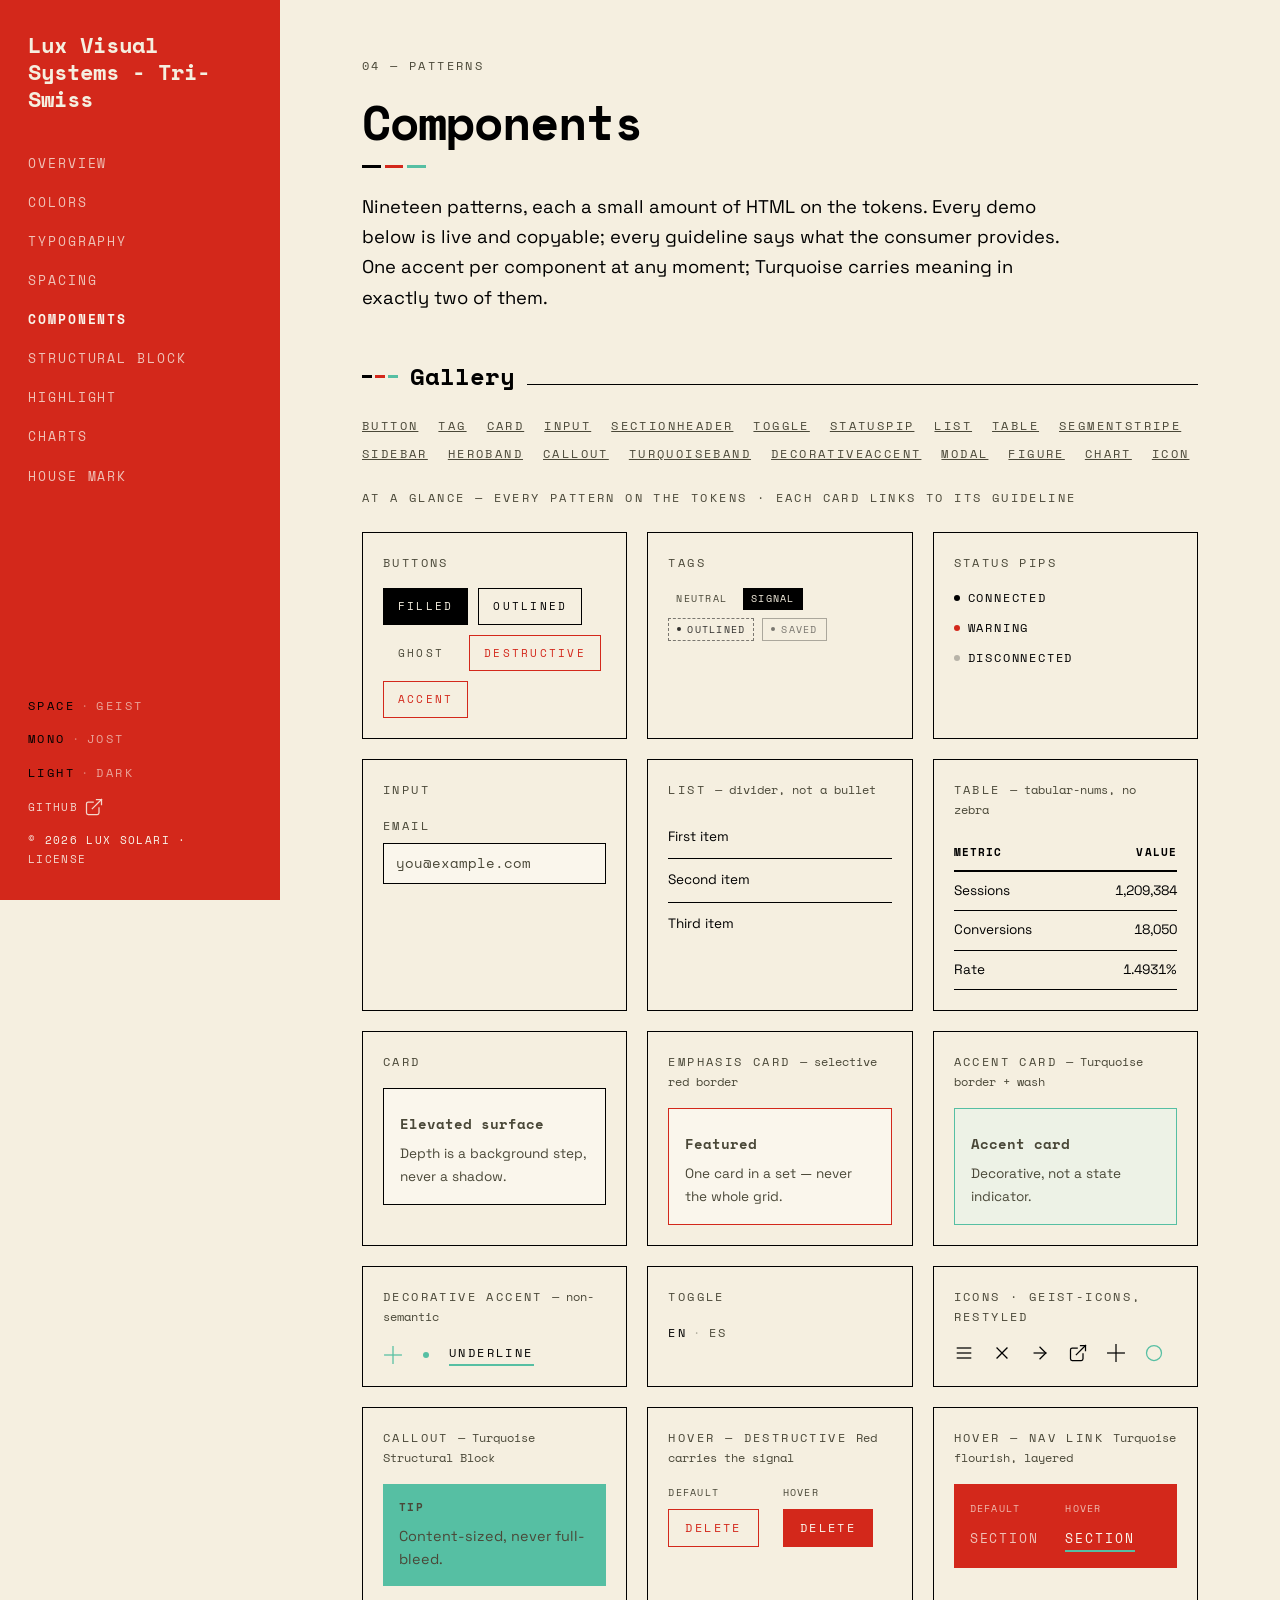
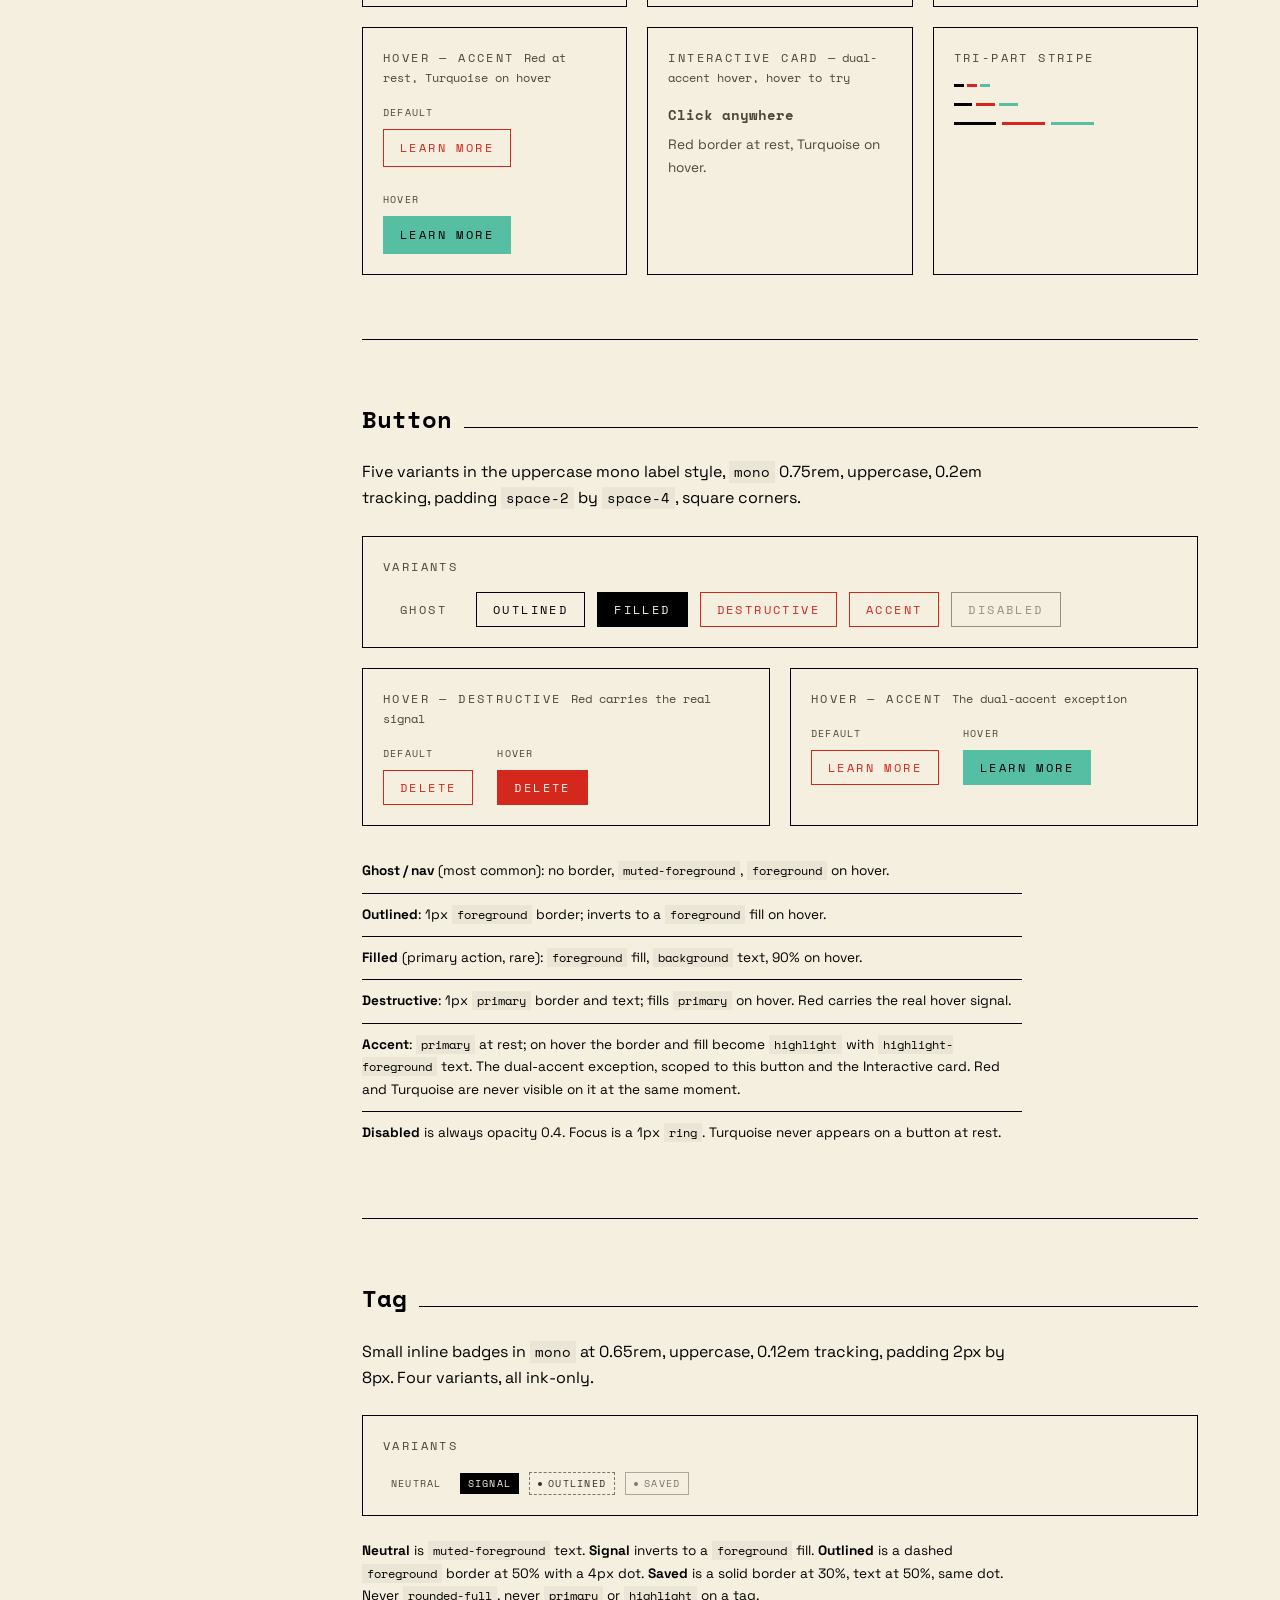
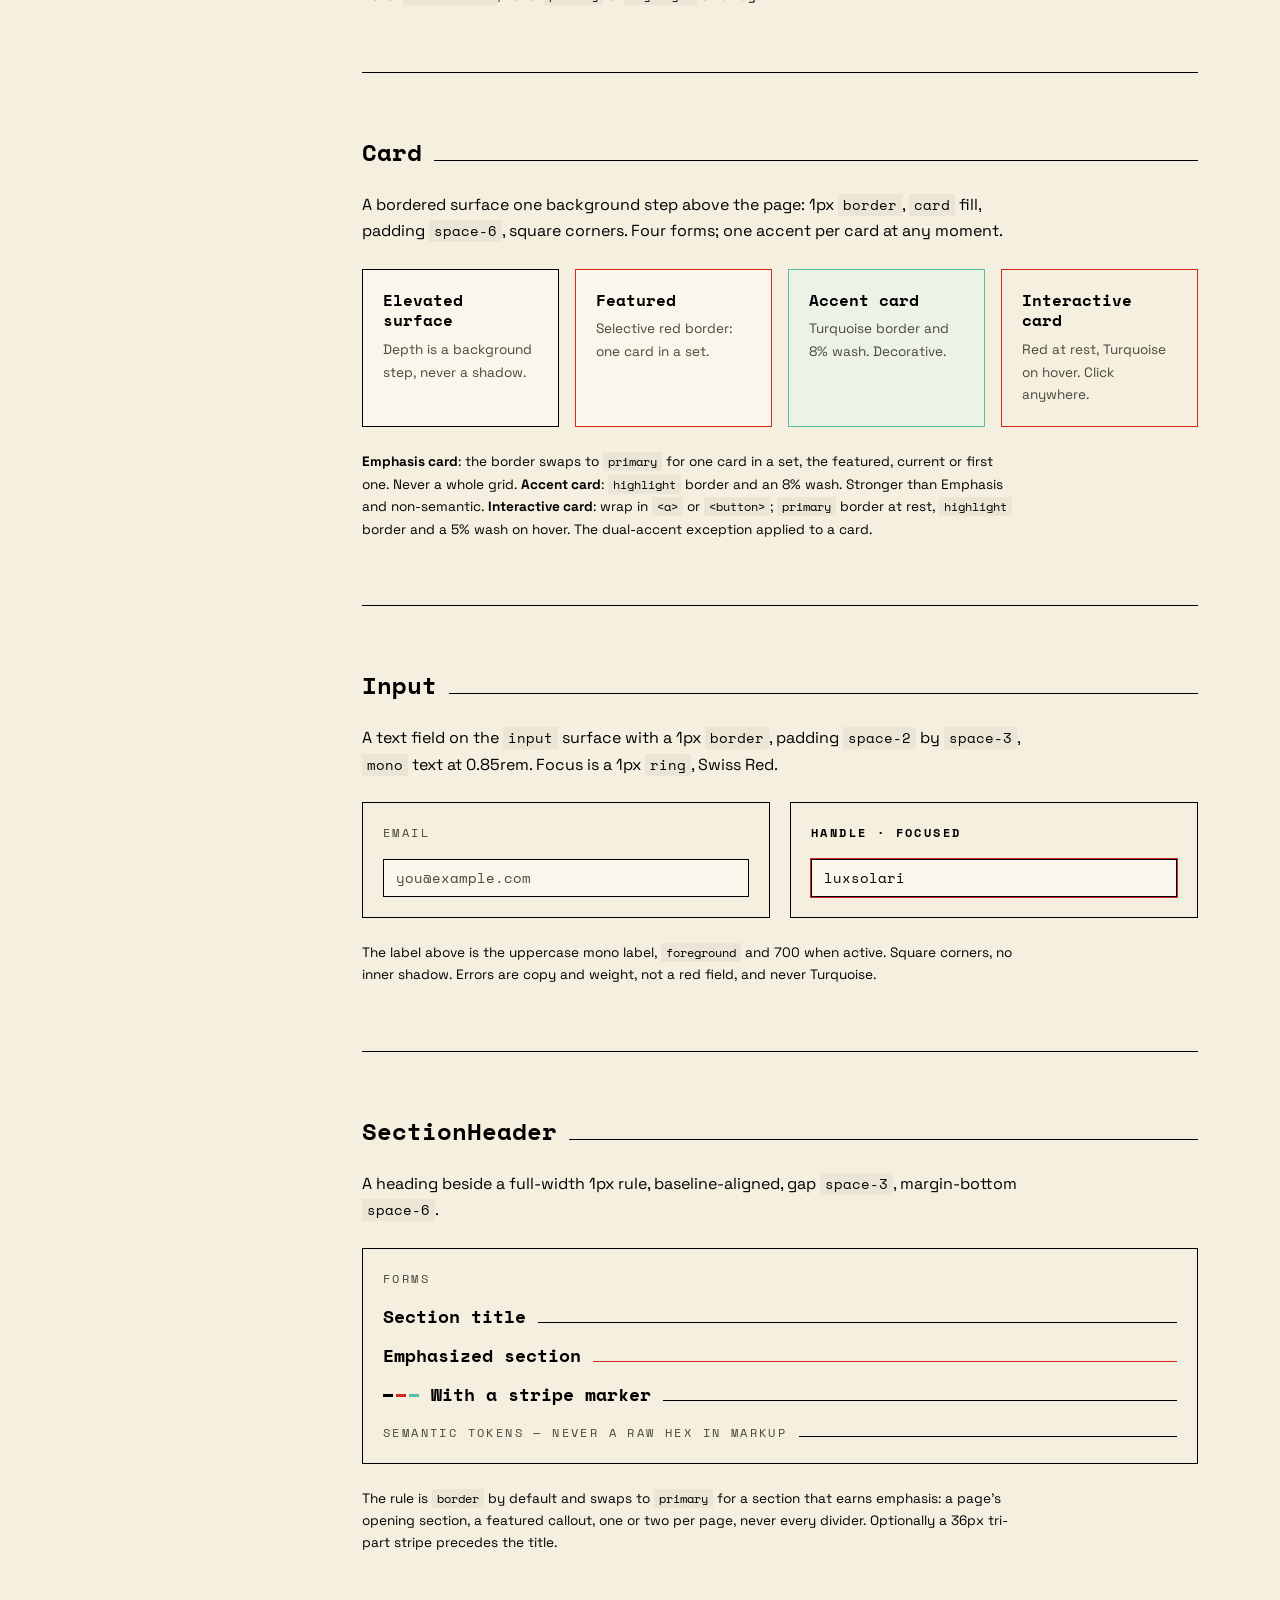
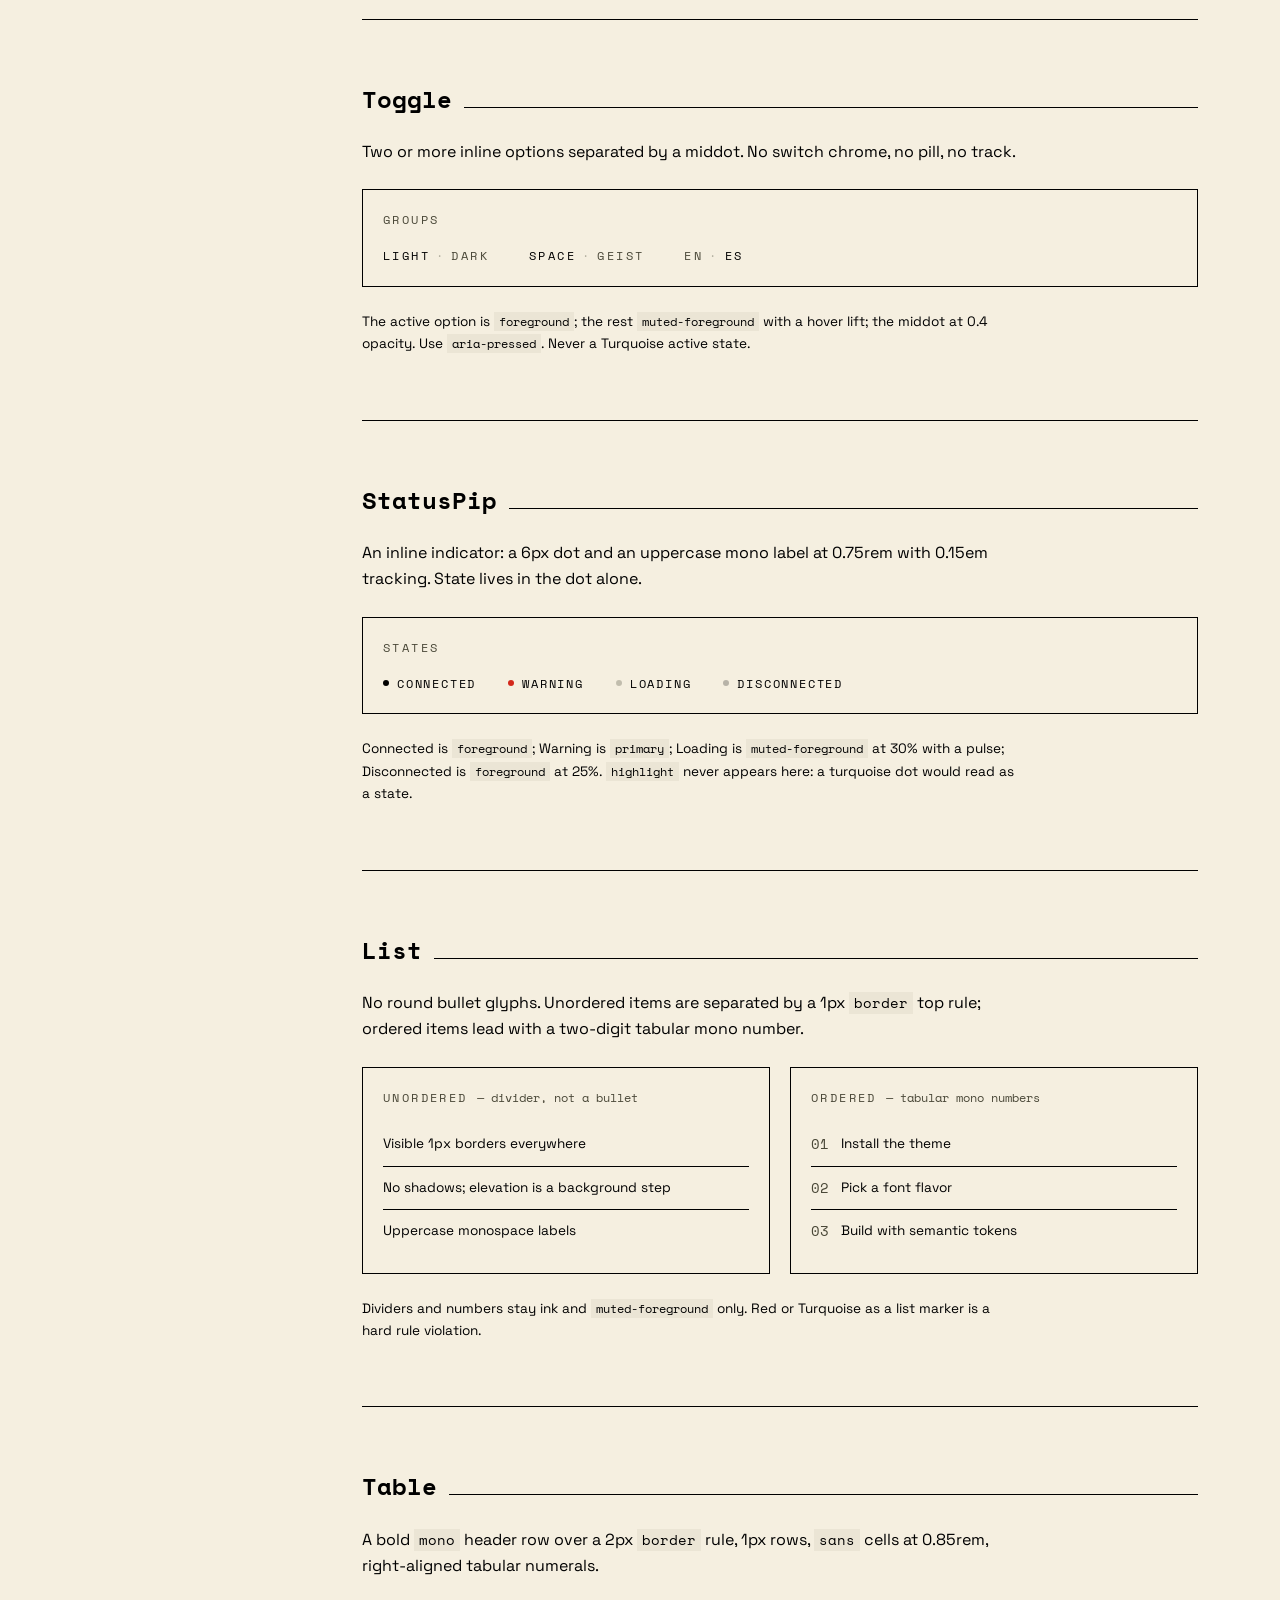
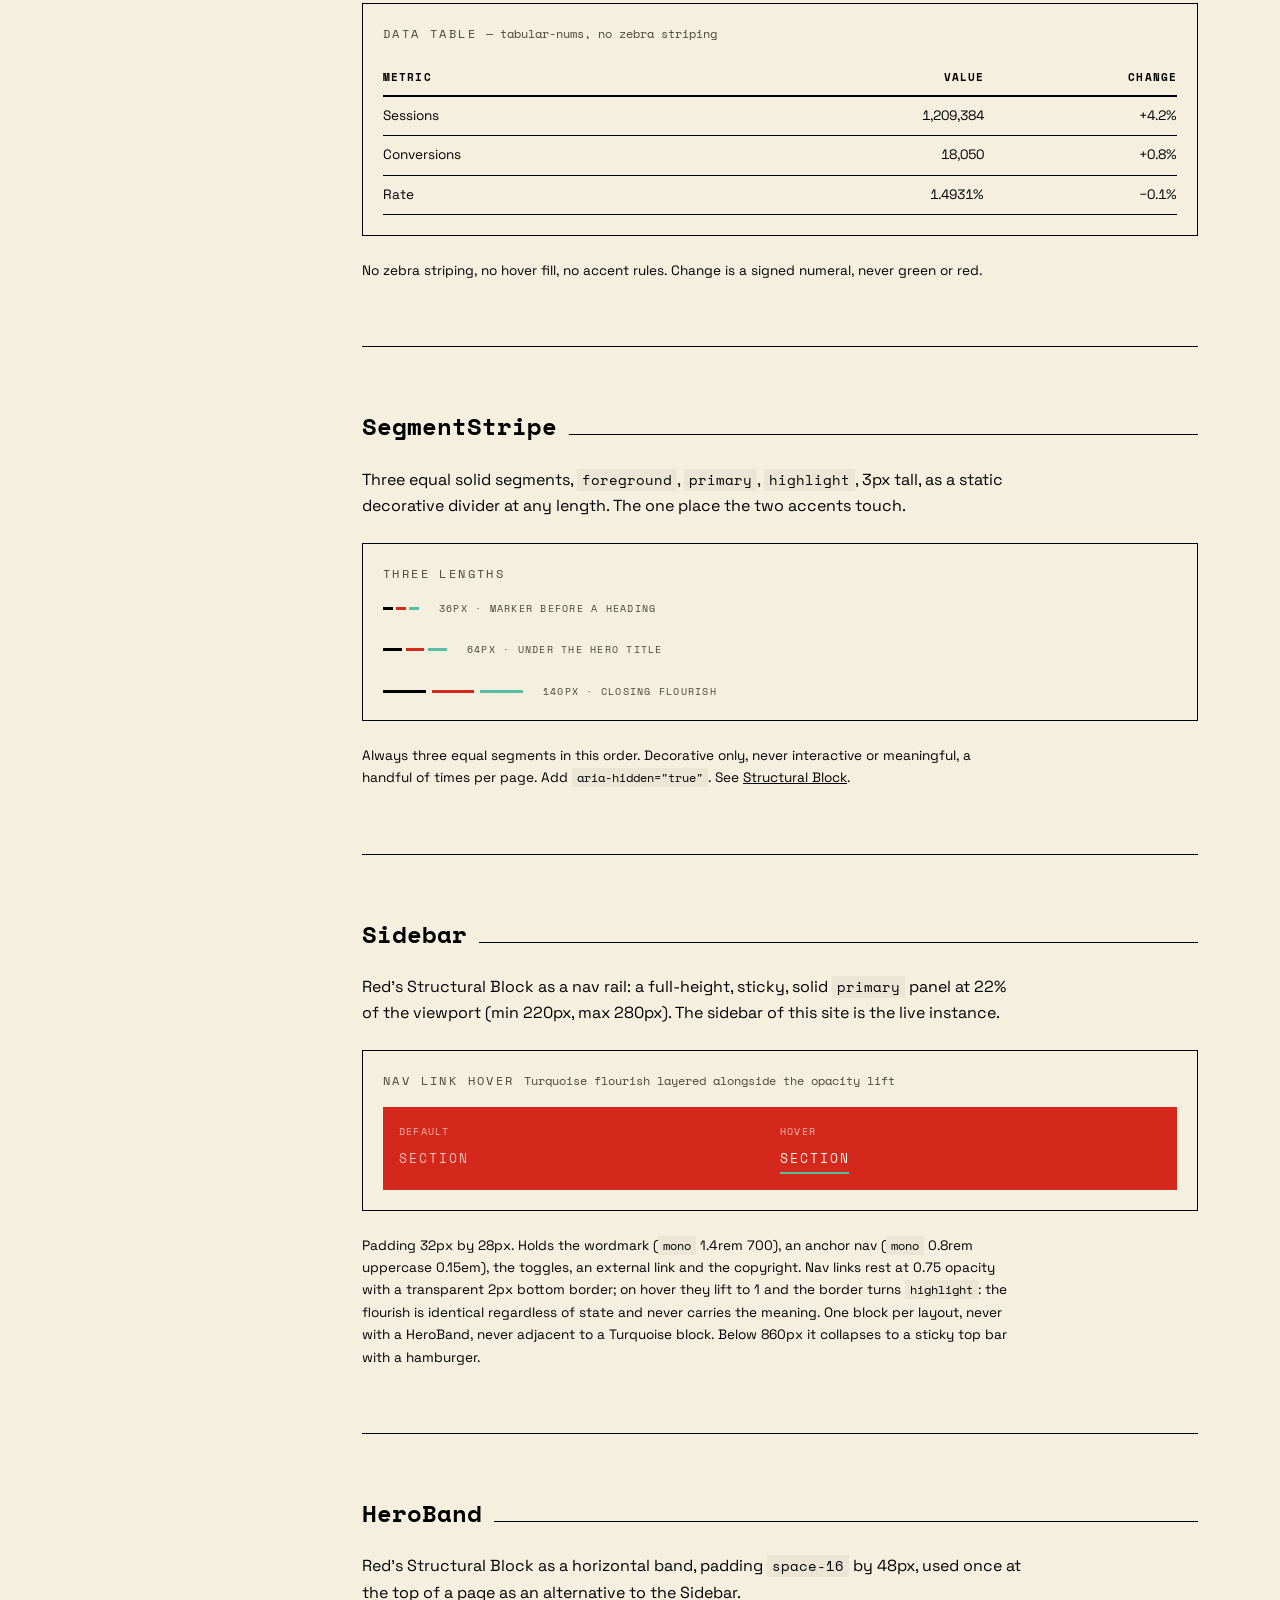
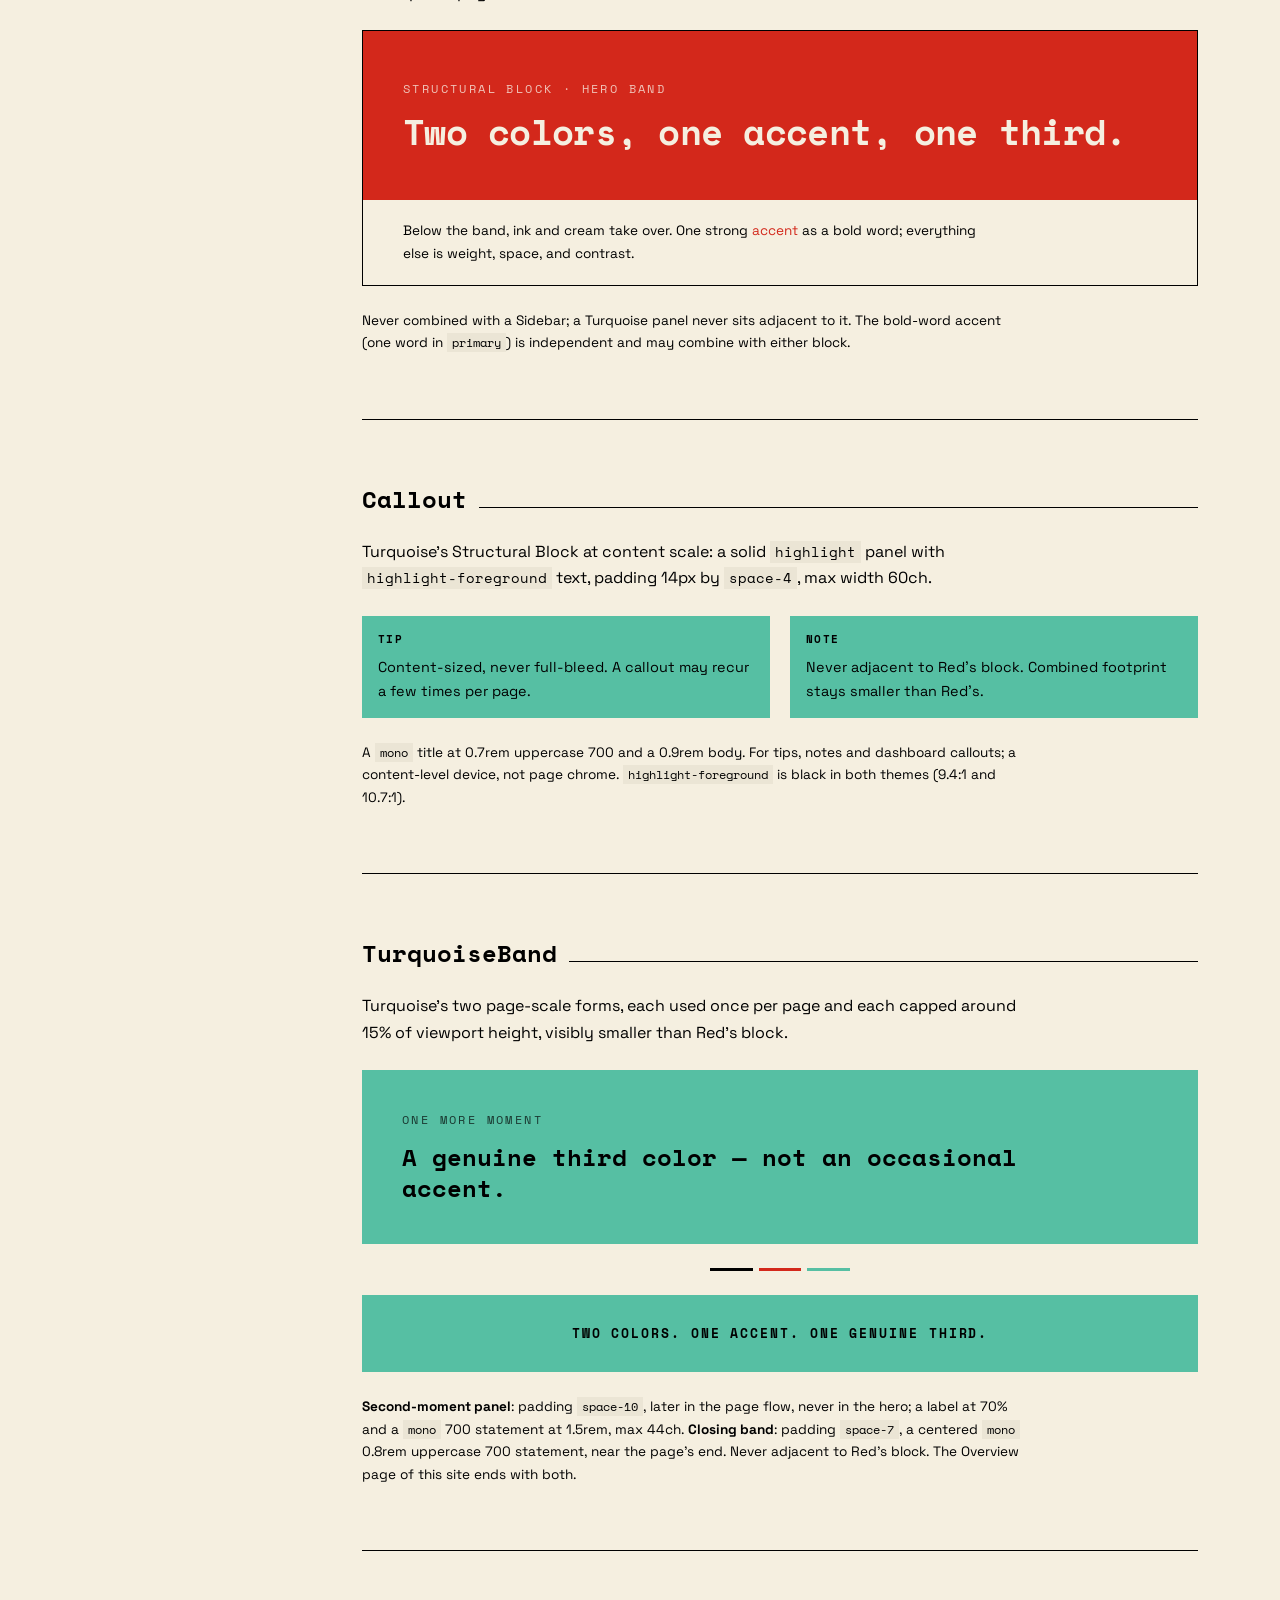
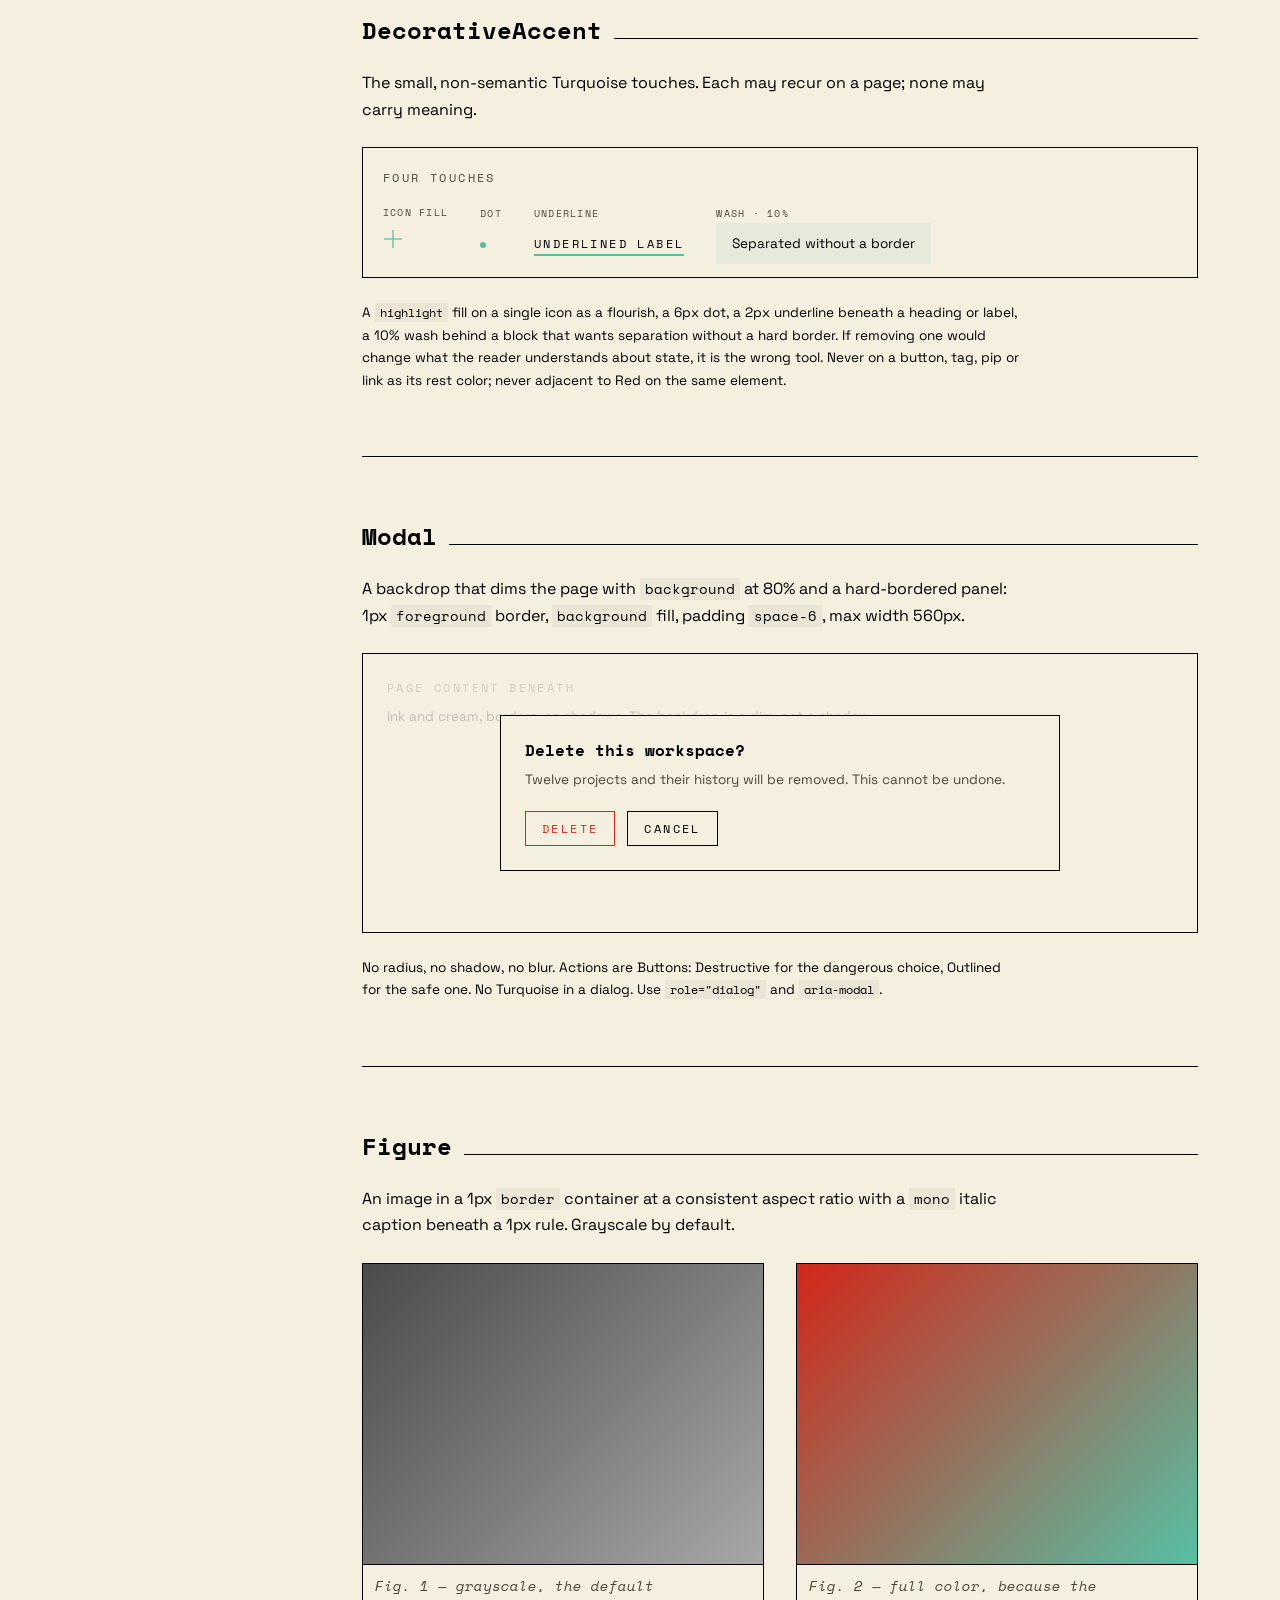
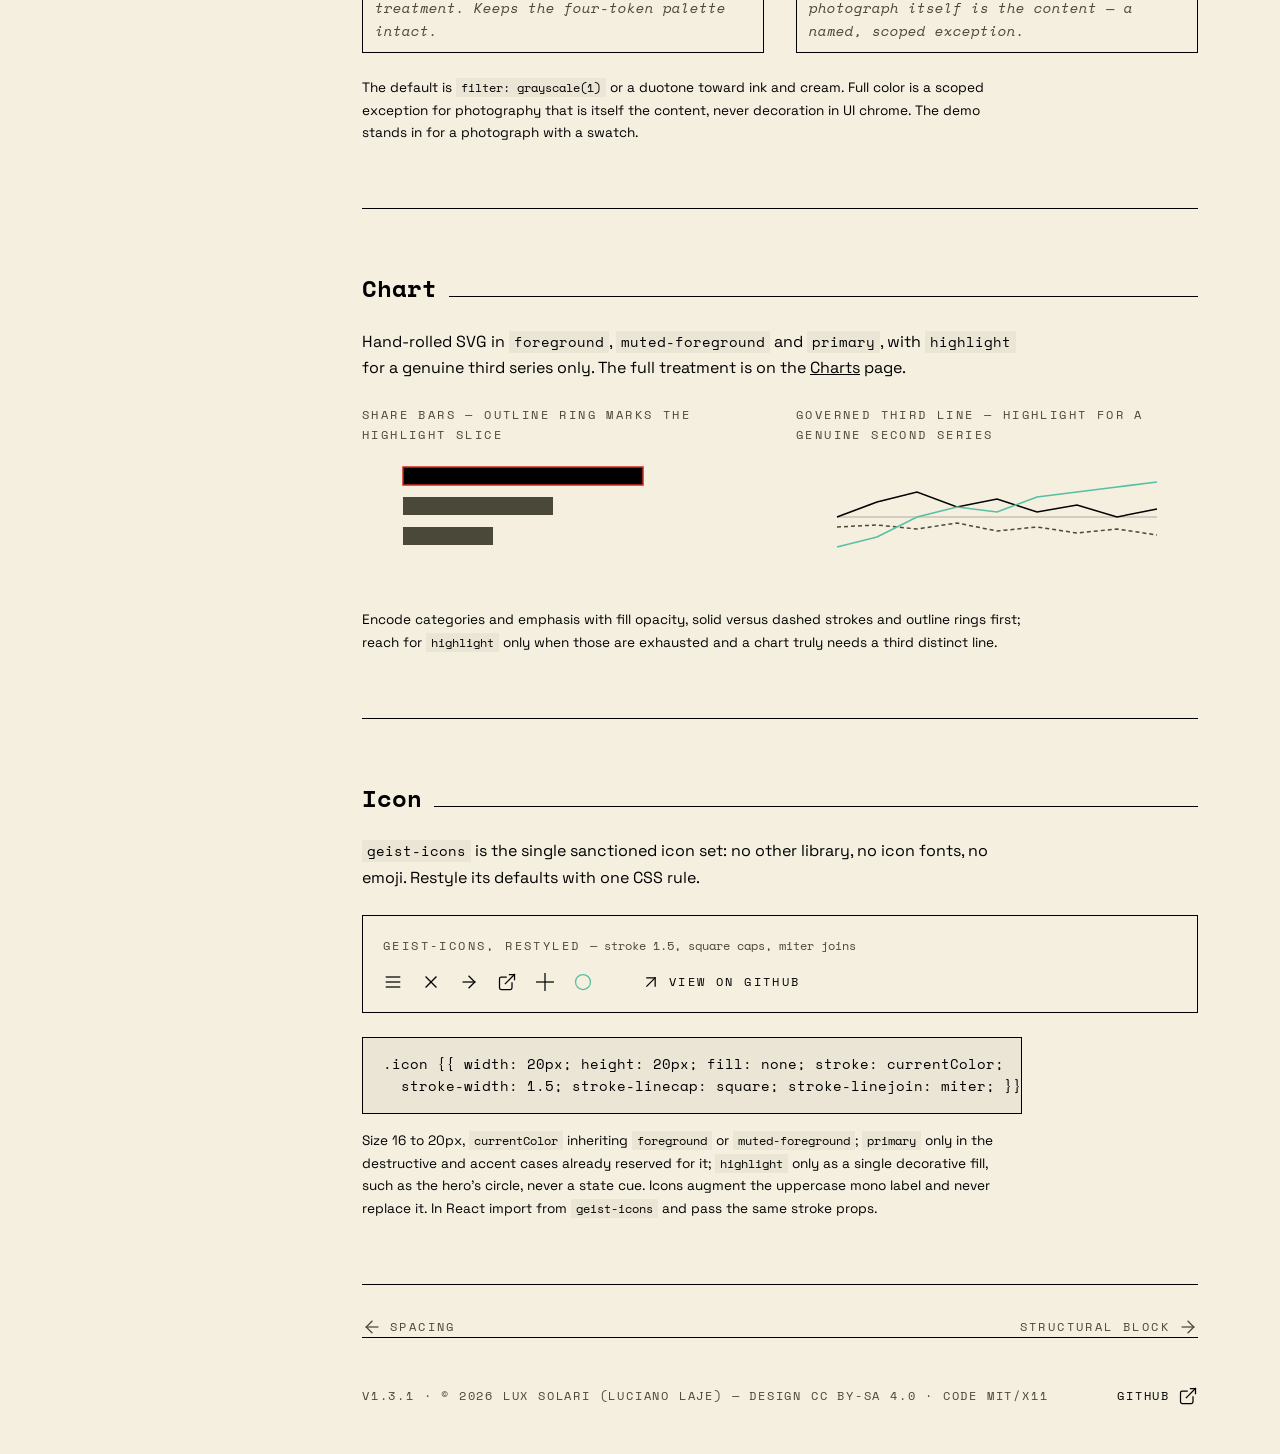
<file: docs/components.html>
<!doctype html>
<html lang="en">
<head>
  <meta charset="utf-8" />
  <meta name="viewport" content="width=device-width, initial-scale=1" />
  <script>
    // Apply the saved theme, flavor and heading accent before first paint.
    (function () {
      try {
        var saved = localStorage.getItem("theme");
        var dark = saved ? saved === "dark"
          : window.matchMedia && window.matchMedia("(prefers-color-scheme: dark)").matches;
        if (dark) document.documentElement.classList.add("dark");
        if (localStorage.getItem("flavor") === "geist") document.documentElement.classList.add("geist");
        if (localStorage.getItem("jost") === "on") document.documentElement.classList.add("jost");
      } catch (e) {}
    })();
  </script>
  <title>Components — Lux Visual Systems - Tri-Swiss</title>
  <meta name="description" content="Nineteen Lux Visual Systems - Tri-Swiss component patterns with live demos and guidelines, from buttons to the Turquoise callout." />
  <meta property="og:type" content="website" />
  <meta property="og:title" content="Components — Lux Visual Systems - Tri-Swiss" />
  <meta property="og:description" content="Nineteen Lux Visual Systems - Tri-Swiss component patterns with live demos and guidelines, from buttons to the Turquoise callout." />
  <meta property="og:url" content="https://luxsolari.github.io/lux-visual-systems-tri-swiss/components.html" />
  <meta property="og:image" content="https://luxsolari.github.io/lux-visual-systems-tri-swiss/assets/social-card.png" />
  <meta property="og:image:width" content="1200" />
  <meta property="og:image:height" content="630" />
  <meta name="twitter:card" content="summary_large_image" />
  <meta name="twitter:title" content="Components — Lux Visual Systems - Tri-Swiss" />
  <meta name="twitter:description" content="Nineteen Lux Visual Systems - Tri-Swiss component patterns with live demos and guidelines, from buttons to the Turquoise callout." />
  <meta name="twitter:image" content="https://luxsolari.github.io/lux-visual-systems-tri-swiss/assets/social-card.png" />
  <link rel="preconnect" href="https://fonts.googleapis.com" />
  <link rel="preconnect" href="https://fonts.gstatic.com" crossorigin />
  <link href="https://fonts.googleapis.com/css2?family=Space+Grotesk:wght@300;400;500;700&family=Space+Mono:ital,wght@0,400;0,700;1,400;1,700&family=Geist:wght@300;400;500;700&family=Geist+Mono:ital,wght@0,400;0,700;1,400;1,700&family=Zilla+Slab:ital,wght@0,400;0,500;0,700;1,400&family=Jost:wght@700&display=swap" rel="stylesheet" />
  <link rel="stylesheet" href="assets/site.css" />
</head>
<body>
  <div class="layout">
    <aside class="sidebar">
      <div>
        <div style="display:flex; align-items:center; justify-content:space-between;">
          <a class="sidebar-wordmark" href="index.html">Lux Visual Systems - Tri-Swiss</a>
          <button class="hamburger" aria-label="Toggle navigation" aria-expanded="false" data-nav-toggle>
            <svg class="icon" viewBox="0 0 24 24" style="color:var(--primary-foreground);">
              <line x1="4" y1="6" x2="20" y2="6"/><line x1="4" y1="12" x2="20" y2="12"/><line x1="4" y1="18" x2="20" y2="18"/>
            </svg>
          </button>
        </div>
        <nav class="sidebar-nav" data-nav-list aria-label="Sections"><a href="index.html">Overview</a><a href="colors.html">Colors</a><a href="typography.html">Typography</a><a href="spacing.html">Spacing</a><a href="components.html">Components</a><a href="structural-block.html">Structural Block</a><a href="highlight.html">Highlight</a><a href="charts.html">Charts</a><a href="house-mark.html">House Mark</a></nav>
      </div>
      <div class="sidebar-bottom">
        <div class="toggle" role="group" aria-label="Font flavor">
          <button data-flavor-btn="space" aria-pressed="true">Space</button><span class="mid">·</span><button data-flavor-btn="geist" aria-pressed="false">Geist</button>
        </div>
        <div class="toggle" role="group" aria-label="Heading face">
          <button data-jost-btn="mono" aria-pressed="true">Mono</button><span class="mid">·</span><button data-jost-btn="jost" aria-pressed="false">Jost</button>
        </div>
        <div class="toggle" role="group" aria-label="Color theme">
          <button data-theme-btn="light" aria-pressed="true">Light</button><span class="mid">·</span><button data-theme-btn="dark" aria-pressed="false">Dark</button>
        </div>
        <a href="https://github.com/luxsolari/lux-visual-systems-tri-swiss">GitHub <svg class="icon" viewBox="0 0 24 24" width="14" height="14"><path d="M15 3h6v6"/><path d="M10 14 21 3"/><path d="M18 13v6a2 2 0 0 1-2 2H5a2 2 0 0 1-2-2V8a2 2 0 0 1 2-2h6"/></svg></a>
        <span>© 2026 Lux Solari · <a href="index.html#license">License</a></span>
      </div>
    </aside>
    <div class="content">
      <div class="content-inner">
        <main>
          <header class="page-head">
            <p class="label">04 — Patterns</p>
            <h1>Components</h1>
            <div class="stripe hero" aria-hidden="true"><i></i><i></i><i></i></div>
            <p class="lead">Nineteen patterns, each a small amount of HTML on the tokens. Every demo below is live and copyable; every guideline says what the consumer provides. One accent per component at any moment; Turquoise carries meaning in exactly two of them.</p>
          </header>
          <section id="gallery" class="first">
            <div class="divider"><span class="stripe" aria-hidden="true"><i></i><i></i><i></i></span><h3>Gallery</h3><span class="rule"></span></div>
            <nav class="row" style="gap:8px 20px; margin-bottom:8px;" aria-label="Components">
              <a class="label" href="#button">Button</a><a class="label" href="#tag">Tag</a><a class="label" href="#card">Card</a><a class="label" href="#input">Input</a><a class="label" href="#section-header">SectionHeader</a><a class="label" href="#toggle">Toggle</a><a class="label" href="#status-pip">StatusPip</a><a class="label" href="#list">List</a><a class="label" href="#table">Table</a><a class="label" href="#segment-stripe">SegmentStripe</a><a class="label" href="#sidebar">Sidebar</a><a class="label" href="#hero-band">HeroBand</a><a class="label" href="#callout">Callout</a><a class="label" href="#turquoise-band">TurquoiseBand</a><a class="label" href="#decorative-accent">DecorativeAccent</a><a class="label" href="#modal">Modal</a><a class="label" href="#figure">Figure</a><a class="label" href="#chart">Chart</a><a class="label" href="#icon">Icon</a>
            </nav>
            <p class="label sub" style="margin-top:24px;">At a glance — every pattern on the tokens · each card links to its guideline</p>
            <div class="grid grid-auto">
              <a class="demo index-card" href="#button"><span class="label">Buttons</span>
                <div class="row" style="gap:10px;"><span class="btn btn-filled" style="padding:8px 14px; font-size:0.7rem;">Filled</span><span class="btn btn-outlined" style="padding:8px 14px; font-size:0.7rem;">Outlined</span><span class="btn btn-ghost" style="padding:8px 14px; font-size:0.7rem;">Ghost</span><span class="btn btn-destructive" style="padding:8px 14px; font-size:0.7rem;">Destructive</span><span class="btn btn-accent" style="padding:8px 14px; font-size:0.7rem;">Accent</span></div></a>
              <a class="demo index-card" href="#tag"><span class="label">Tags</span>
                <div class="row" style="gap:8px;"><span class="tag tag-neutral">Neutral</span><span class="tag tag-signal">Signal</span><span class="tag tag-outlined"><span class="dot"></span>Outlined</span><span class="tag tag-saved"><span class="dot"></span>Saved</span></div></a>
              <a class="demo index-card" href="#status-pip"><span class="label">Status pips</span>
                <div style="display:flex; flex-direction:column; gap:10px;"><span class="pip"><i></i>Connected</span><span class="pip warn"><i></i>Warning</span><span class="pip off"><i></i>Disconnected</span></div></a>
              <a class="demo index-card field" href="#input"><span class="label">Input</span>
                <span class="label" style="display:block; margin-bottom:8px;">Email</span><span style="display:block; border:1px solid var(--border); background:var(--input); padding:8px 12px; font-family:var(--font-mono); font-size:0.85rem; color:var(--muted-foreground);">you@example.com</span></a>
              <a class="demo index-card" href="#list"><span class="label">List <span class="note">— divider, not a bullet</span></span>
                <ul class="list-plain small"><li>First item</li><li>Second item</li><li>Third item</li></ul></a>
              <a class="demo index-card" href="#table"><span class="label">Table <span class="note">— tabular-nums, no zebra</span></span>
                <table class="data-table"><thead><tr><th>Metric</th><th class="num">Value</th></tr></thead><tbody><tr><td>Sessions</td><td class="num">1,209,384</td></tr><tr><td>Conversions</td><td class="num">18,050</td></tr><tr><td>Rate</td><td class="num">1.4931%</td></tr></tbody></table></a>
              <a class="demo index-card" href="#card"><span class="label">Card</span>
                <div class="card" style="padding:16px;"><p class="mono" style="font-weight:700;">Elevated surface</p><p class="small muted" style="margin-top:8px;">Depth is a background step, never a shadow.</p></div></a>
              <a class="demo index-card" href="#card"><span class="label">Emphasis card <span class="note">— selective red border</span></span>
                <div class="card card-emphasis" style="padding:16px;"><p class="mono" style="font-weight:700;">Featured</p><p class="small muted" style="margin-top:8px;">One card in a set — never the whole grid.</p></div></a>
              <a class="demo index-card" href="#card"><span class="label">Accent card <span class="note">— Turquoise border + wash</span></span>
                <div class="card card-accent" style="padding:16px;"><p class="mono" style="font-weight:700;">Accent card</p><p class="small muted" style="margin-top:8px;">Decorative, not a state indicator.</p></div></a>
              <a class="demo index-card" href="#decorative-accent"><span class="label">Decorative accent <span class="note">— non-semantic</span></span>
                <div class="row" style="gap:20px;"><svg class="icon" viewBox="0 0 24 24" style="color:var(--highlight);"><path d="M12 2v20"/><path d="M2 12h20"/></svg><span class="hl-dot"></span><span class="hl-underline label" style="color:var(--foreground);">Underline</span></div></a>
              <a class="demo index-card" href="#toggle"><span class="label">Toggle</span>
                <div class="toggle"><span style="color:var(--foreground);">EN</span><span class="mid">·</span><span style="color:var(--muted-foreground);">ES</span></div></a>
              <a class="demo index-card" href="#icon"><span class="label">Icons · geist-icons, restyled</span>
                <div class="row" style="gap:18px; color:var(--foreground);"><svg class="icon" viewBox="0 0 24 24"><line x1="4" y1="6" x2="20" y2="6"/><line x1="4" y1="12" x2="20" y2="12"/><line x1="4" y1="18" x2="20" y2="18"/></svg><!-- menu --><svg class="icon" viewBox="0 0 24 24"><path d="M18 6 6 18"/><path d="m6 6 12 12"/></svg><!-- x --><svg class="icon" viewBox="0 0 24 24"><path d="M5 12h14"/><path d="m12 5 7 7-7 7"/></svg><!-- arrow-right --><svg class="icon" viewBox="0 0 24 24"><path d="M15 3h6v6"/><path d="M10 14 21 3"/><path d="M18 13v6a2 2 0 0 1-2 2H5a2 2 0 0 1-2-2V8a2 2 0 0 1 2-2h6"/></svg><!-- external-link --><svg class="icon" viewBox="0 0 24 24"><path d="M12 2v20"/><path d="M2 12h20"/></svg><!-- plus --><svg class="icon" viewBox="0 0 24 24" style="color:var(--highlight);"><circle cx="12" cy="12" r="9"/></svg><!-- circle --></div></a>
              <a class="demo index-card" href="#callout"><span class="label">Callout <span class="note">— Turquoise Structural Block</span></span>
                <div class="callout"><p class="t">Tip</p><p>Content-sized, never full-bleed.</p></div></a>
              <a class="demo index-card" href="#button"><span class="label">Hover — destructive <span class="note">Red carries the signal</span></span>
                <div class="hover-pair"><div><span class="cap">Default</span><span class="btn btn-destructive">Delete</span></div><div><span class="cap">Hover</span><span class="btn btn-destructive is-hover-demo">Delete</span></div></div></a>
              <a class="demo index-card" href="#sidebar"><span class="label">Hover — nav link <span class="note">Turquoise flourish, layered</span></span>
                <div class="on-red"><div><span class="cap" style="display:block; margin-bottom:8px;">Default</span><span class="demo-nav-link">Section</span></div><div><span class="cap" style="display:block; margin-bottom:8px;">Hover</span><span class="demo-nav-link is-hover-demo">Section</span></div></div></a>
              <a class="demo index-card" href="#button"><span class="label">Hover — accent <span class="note">Red at rest, Turquoise on hover</span></span>
                <div class="hover-pair"><div><span class="cap">Default</span><span class="btn btn-accent">Learn more</span></div><div><span class="cap">Hover</span><span class="btn btn-accent is-hover-demo">Learn more</span></div></div></a>
              <a class="demo index-card card-interactive" href="#card"><span class="label">Interactive card <span class="note">— dual-accent hover, hover to try</span></span>
                <p class="mono" style="font-weight:700;">Click anywhere</p><p class="small muted" style="margin-top:8px;">Red border at rest, Turquoise on hover.</p></a>
              <a class="demo index-card" href="#segment-stripe"><span class="label">Tri-part stripe</span>
                <div style="display:flex; flex-direction:column; gap:16px;"><span class="stripe" aria-hidden="true"><i></i><i></i><i></i></span><span class="stripe hero" aria-hidden="true"><i></i><i></i><i></i></span><span class="stripe flourish" aria-hidden="true"><i></i><i></i><i></i></span></div></a>
            </div>
          </section>

          <section id="button">
            <div class="divider"><h3>Button</h3><span class="rule"></span></div>
            <p class="measure" style="margin-bottom:24px;">Five variants in the uppercase mono label style, <code>mono</code> 0.75rem, uppercase, 0.2em tracking, padding <code>space-2</code> by <code>space-4</code>, square corners.</p>
            <div class="demo"><span class="label">Variants</span><div class="row"><button class="btn btn-ghost">Ghost</button><button class="btn btn-outlined">Outlined</button><button class="btn btn-filled">Filled</button><button class="btn btn-destructive">Destructive</button><button class="btn btn-accent">Accent</button><button class="btn btn-outlined" disabled>Disabled</button></div></div><div class="grid grid-2" style="margin-top:20px;"><div class="demo"><span class="label">Hover — destructive <span class="note">Red carries the real signal</span></span><div class="hover-pair"><div><span class="cap">Default</span><button class="btn btn-destructive">Delete</button></div><div><span class="cap">Hover</span><button class="btn btn-destructive is-hover-demo">Delete</button></div></div></div><div class="demo"><span class="label">Hover — accent <span class="note">The dual-accent exception</span></span><div class="hover-pair"><div><span class="cap">Default</span><button class="btn btn-accent">Learn more</button></div><div><span class="cap">Hover</span><button class="btn btn-accent is-hover-demo">Learn more</button></div></div></div></div>
            <div class="measure" style="margin-top:24px;"><ul class="list-plain small">
              <li><strong>Ghost / nav</strong> (most common): no border, <code>muted-foreground</code>, <code>foreground</code> on hover.</li>
              <li><strong>Outlined</strong>: 1px <code>foreground</code> border; inverts to a <code>foreground</code> fill on hover.</li>
              <li><strong>Filled</strong> (primary action, rare): <code>foreground</code> fill, <code>background</code> text, 90% on hover.</li>
              <li><strong>Destructive</strong>: 1px <code>primary</code> border and text; fills <code>primary</code> on hover. Red carries the real hover signal.</li>
              <li><strong>Accent</strong>: <code>primary</code> at rest; on hover the border and fill become <code>highlight</code> with <code>highlight-foreground</code> text. The dual-accent exception, scoped to this button and the Interactive card. Red and Turquoise are never visible on it at the same moment.</li>
              <li><strong>Disabled</strong> is always opacity 0.4. Focus is a 1px <code>ring</code>. Turquoise never appears on a button at rest.</li>
            </ul></div>
          </section>
          <section id="tag">
            <div class="divider"><h3>Tag</h3><span class="rule"></span></div>
            <p class="measure" style="margin-bottom:24px;">Small inline badges in <code>mono</code> at 0.65rem, uppercase, 0.12em tracking, padding 2px by 8px. Four variants, all ink-only.</p>
            <div class="demo"><span class="label">Variants</span><div class="row" style="gap:10px;"><span class="tag tag-neutral">Neutral</span><span class="tag tag-signal">Signal</span><span class="tag tag-outlined"><span class="dot"></span>Outlined</span><span class="tag tag-saved"><span class="dot"></span>Saved</span></div></div>
            <div class="measure" style="margin-top:24px;"><p class="small"><strong>Neutral</strong> is <code>muted-foreground</code> text. <strong>Signal</strong> inverts to a <code>foreground</code> fill. <strong>Outlined</strong> is a dashed <code>foreground</code> border at 50% with a 4px dot. <strong>Saved</strong> is a solid border at 30%, text at 50%, same dot. Never <code>rounded-full</code>, never <code>primary</code> or <code>highlight</code> on a tag.</p></div>
          </section>
          <section id="card">
            <div class="divider"><h3>Card</h3><span class="rule"></span></div>
            <p class="measure" style="margin-bottom:24px;">A bordered surface one background step above the page: 1px <code>border</code>, <code>card</code> fill, padding <code>space-6</code>, square corners. Four forms; one accent per card at any moment.</p>
            <div class="grid grid-4" style="gap:16px;"><div class="card" style="padding:20px;"><h4>Elevated surface</h4><p class="small muted">Depth is a background step, never a shadow.</p></div><div class="card card-emphasis" style="padding:20px;"><h4>Featured</h4><p class="small muted">Selective red border: one card in a set.</p></div><div class="card card-accent" style="padding:20px;"><h4>Accent card</h4><p class="small muted">Turquoise border and 8% wash. Decorative.</p></div><a href="#card" class="card card-interactive" style="padding:20px;" onclick="return false;"><h4>Interactive card</h4><p class="small muted">Red at rest, Turquoise on hover. Click anywhere.</p></a></div>
            <div class="measure" style="margin-top:24px;"><p class="small"><strong>Emphasis card</strong>: the border swaps to <code>primary</code> for one card in a set, the featured, current or first one. Never a whole grid. <strong>Accent card</strong>: <code>highlight</code> border and an 8% wash. Stronger than Emphasis and non-semantic. <strong>Interactive card</strong>: wrap in <code>&lt;a&gt;</code> or <code>&lt;button&gt;</code>; <code>primary</code> border at rest, <code>highlight</code> border and a 5% wash on hover. The dual-accent exception applied to a card.</p></div>
          </section>
          <section id="input">
            <div class="divider"><h3>Input</h3><span class="rule"></span></div>
            <p class="measure" style="margin-bottom:24px;">A text field on the <code>input</code> surface with a 1px <code>border</code>, padding <code>space-2</code> by <code>space-3</code>, <code>mono</code> text at 0.85rem. Focus is a 1px <code>ring</code>, Swiss Red.</p>
            <div class="grid grid-2"><div class="demo field"><label class="label">Email</label><input placeholder="you@example.com" /></div><div class="demo field"><label class="label active">Handle · focused</label><input value="luxsolari" class="is-focus-demo" /></div></div>
            <div class="measure" style="margin-top:24px;"><p class="small">The label above is the uppercase mono label, <code>foreground</code> and 700 when active. Square corners, no inner shadow. Errors are copy and weight, not a red field, and never Turquoise.</p></div>
          </section>
          <section id="section-header">
            <div class="divider"><h3>SectionHeader</h3><span class="rule"></span></div>
            <p class="measure" style="margin-bottom:24px;">A heading beside a full-width 1px rule, baseline-aligned, gap <code>space-3</code>, margin-bottom <code>space-6</code>.</p>
            <div class="demo"><span class="label">Forms</span><div class="divider" style="margin:0 0 16px;"><h5>Section title</h5><span class="rule"></span></div><div class="divider" style="margin:0 0 16px;"><h5>Emphasized section</h5><span class="rule red"></span></div><div class="divider" style="margin:0 0 16px;"><span class="stripe" aria-hidden="true"><i></i><i></i><i></i></span><h5>With a stripe marker</h5><span class="rule"></span></div><div class="divider" style="margin:0;"><span class="label">Semantic tokens — never a raw hex in markup</span><span class="rule"></span></div></div>
            <div class="measure" style="margin-top:24px;"><p class="small">The rule is <code>border</code> by default and swaps to <code>primary</code> for a section that earns emphasis: a page's opening section, a featured callout, one or two per page, never every divider. Optionally a 36px tri-part stripe precedes the title.</p></div>
          </section>
          <section id="toggle">
            <div class="divider"><h3>Toggle</h3><span class="rule"></span></div>
            <p class="measure" style="margin-bottom:24px;">Two or more inline options separated by a middot. No switch chrome, no pill, no track.</p>
            <div class="demo"><span class="label">Groups</span><div class="row" style="gap:40px;"><div class="toggle" role="group" aria-label="Demo theme"><button aria-pressed="true">Light</button><span class="mid">·</span><button aria-pressed="false">Dark</button></div><div class="toggle" role="group" aria-label="Demo flavor"><button aria-pressed="true">Space</button><span class="mid">·</span><button aria-pressed="false">Geist</button></div><div class="toggle" role="group" aria-label="Demo language"><button aria-pressed="false">EN</button><span class="mid">·</span><button aria-pressed="true">ES</button></div></div></div>
            <div class="measure" style="margin-top:24px;"><p class="small">The active option is <code>foreground</code>; the rest <code>muted-foreground</code> with a hover lift; the middot at 0.4 opacity. Use <code>aria-pressed</code>. Never a Turquoise active state.</p></div>
          </section>
          <section id="status-pip">
            <div class="divider"><h3>StatusPip</h3><span class="rule"></span></div>
            <p class="measure" style="margin-bottom:24px;">An inline indicator: a 6px dot and an uppercase mono label at 0.75rem with 0.15em tracking. State lives in the dot alone.</p>
            <div class="demo"><span class="label">States</span><div class="row" style="gap:32px;"><span class="pip"><i></i>Connected</span><span class="pip warn"><i></i>Warning</span><span class="pip load"><i></i>Loading</span><span class="pip off"><i></i>Disconnected</span></div></div>
            <div class="measure" style="margin-top:24px;"><p class="small">Connected is <code>foreground</code>; Warning is <code>primary</code>; Loading is <code>muted-foreground</code> at 30% with a pulse; Disconnected is <code>foreground</code> at 25%. <code>highlight</code> never appears here: a turquoise dot would read as a state.</p></div>
          </section>
          <section id="list">
            <div class="divider"><h3>List</h3><span class="rule"></span></div>
            <p class="measure" style="margin-bottom:24px;">No round bullet glyphs. Unordered items are separated by a 1px <code>border</code> top rule; ordered items lead with a two-digit tabular mono number.</p>
            <div class="grid grid-2"><div class="demo"><span class="label">Unordered <span class="note">— divider, not a bullet</span></span><ul class="list-plain small"><li>Visible 1px borders everywhere</li><li>No shadows; elevation is a background step</li><li>Uppercase monospace labels</li></ul></div><div class="demo"><span class="label">Ordered <span class="note">— tabular mono numbers</span></span><ol class="list-plain ordered small"><li><span class="n">01</span><span>Install the theme</span></li><li><span class="n">02</span><span>Pick a font flavor</span></li><li><span class="n">03</span><span>Build with semantic tokens</span></li></ol></div></div>
            <div class="measure" style="margin-top:24px;"><p class="small">Dividers and numbers stay ink and <code>muted-foreground</code> only. Red or Turquoise as a list marker is a hard rule violation.</p></div>
          </section>
          <section id="table">
            <div class="divider"><h3>Table</h3><span class="rule"></span></div>
            <p class="measure" style="margin-bottom:24px;">A bold <code>mono</code> header row over a 2px <code>border</code> rule, 1px rows, <code>sans</code> cells at 0.85rem, right-aligned tabular numerals.</p>
            <div class="demo"><span class="label">Data table <span class="note">— tabular-nums, no zebra striping</span></span><table class="data-table"><thead><tr><th>Metric</th><th class="num">Value</th><th class="num">Change</th></tr></thead><tbody><tr><td>Sessions</td><td class="num">1,209,384</td><td class="num">+4.2%</td></tr><tr><td>Conversions</td><td class="num">18,050</td><td class="num">+0.8%</td></tr><tr><td>Rate</td><td class="num">1.4931%</td><td class="num">−0.1%</td></tr></tbody></table></div>
            <div class="measure" style="margin-top:24px;"><p class="small">No zebra striping, no hover fill, no accent rules. Change is a signed numeral, never green or red.</p></div>
          </section>
          <section id="segment-stripe">
            <div class="divider"><h3>SegmentStripe</h3><span class="rule"></span></div>
            <p class="measure" style="margin-bottom:24px;">Three equal solid segments, <code>foreground</code>, <code>primary</code>, <code>highlight</code>, 3px tall, as a static decorative divider at any length. The one place the two accents touch.</p>
            <div class="demo"><span class="label">Three lengths</span><div style="display:flex; flex-direction:column; gap:24px;"><div class="row" style="gap:20px;"><div class="stripe " aria-hidden="true"><i></i><i></i><i></i></div><span class="cap">36px · marker before a heading</span></div><div class="row" style="gap:20px;"><div class="stripe hero" aria-hidden="true"><i></i><i></i><i></i></div><span class="cap">64px · under the hero title</span></div><div class="row" style="gap:20px;"><div class="stripe flourish" aria-hidden="true"><i></i><i></i><i></i></div><span class="cap">140px · closing flourish</span></div></div></div>
            <div class="measure" style="margin-top:24px;"><p class="small">Always three equal segments in this order. Decorative only, never interactive or meaningful, a handful of times per page. Add <code>aria-hidden="true"</code>. See <a href="structural-block.html#stripe">Structural Block</a>.</p></div>
          </section>
          <section id="sidebar">
            <div class="divider"><h3>Sidebar</h3><span class="rule"></span></div>
            <p class="measure" style="margin-bottom:24px;">Red's Structural Block as a nav rail: a full-height, sticky, solid <code>primary</code> panel at 22% of the viewport (min 220px, max 280px). The sidebar of this site is the live instance.</p>
            <div class="demo"><span class="label">Nav link hover <span class="note">Turquoise flourish layered alongside the opacity lift</span></span><div class="on-red"><div class="hover-pair" style="gap:0;"><div><span class="cap">Default</span><a href="#sidebar" class="demo-nav-link" onclick="return false;">Section</a></div></div><div class="hover-pair" style="gap:0;"><div><span class="cap">Hover</span><a href="#sidebar" class="demo-nav-link is-hover-demo" onclick="return false;">Section</a></div></div></div></div>
            <div class="measure" style="margin-top:24px;"><p class="small">Padding 32px by 28px. Holds the wordmark (<code>mono</code> 1.4rem 700), an anchor nav (<code>mono</code> 0.8rem uppercase 0.15em), the toggles, an external link and the copyright. Nav links rest at 0.75 opacity with a transparent 2px bottom border; on hover they lift to 1 and the border turns <code>highlight</code>: the flourish is identical regardless of state and never carries the meaning. One block per layout, never with a HeroBand, never adjacent to a Turquoise block. Below 860px it collapses to a sticky top bar with a hamburger.</p></div>
          </section>
          <section id="hero-band">
            <div class="divider"><h3>HeroBand</h3><span class="rule"></span></div>
            <p class="measure" style="margin-bottom:24px;">Red's Structural Block as a horizontal band, padding <code>space-16</code> by 48px, used once at the top of a page as an alternative to the Sidebar.</p>
            <div style="border:1px solid var(--border);"><div style="background:var(--primary); color:var(--primary-foreground); padding:48px 40px;"><p class="label" style="color:var(--primary-foreground-strong); opacity:0.75;">Structural Block · hero band</p><h2 style="margin-top:12px;">Two colors, one accent, one third.</h2></div><div style="padding:20px 40px;"><p class="small measure">Below the band, ink and cream take over. One strong <span class="accent-word">accent</span> as a bold word; everything else is weight, space, and contrast.</p></div></div>
            <div class="measure" style="margin-top:24px;"><p class="small">Never combined with a Sidebar; a Turquoise panel never sits adjacent to it. The bold-word accent (one word in <code>primary</code>) is independent and may combine with either block.</p></div>
          </section>
          <section id="callout">
            <div class="divider"><h3>Callout</h3><span class="rule"></span></div>
            <p class="measure" style="margin-bottom:24px;">Turquoise's Structural Block at content scale: a solid <code>highlight</code> panel with <code>highlight-foreground</code> text, padding 14px by <code>space-4</code>, max width 60ch.</p>
            <div class="grid grid-2"><div class="callout"><p class="t">Tip</p><p>Content-sized, never full-bleed. A callout may recur a few times per page.</p></div><div class="callout"><p class="t">Note</p><p>Never adjacent to Red's block. Combined footprint stays smaller than Red's.</p></div></div>
            <div class="measure" style="margin-top:24px;"><p class="small">A <code>mono</code> title at 0.7rem uppercase 700 and a 0.9rem body. For tips, notes and dashboard callouts; a content-level device, not page chrome. <code>highlight-foreground</code> is black in both themes (9.4:1 and 10.7:1).</p></div>
          </section>
          <section id="turquoise-band">
            <div class="divider"><h3>TurquoiseBand</h3><span class="rule"></span></div>
            <p class="measure" style="margin-bottom:24px;">Turquoise's two page-scale forms, each used once per page and each capped around 15% of viewport height, visibly smaller than Red's block.</p>
            <div class="panel"><p class="label" style="margin:0;">One more moment</p><p class="statement">A genuine third color — not an occasional accent.</p></div><div class="flourish-row" style="padding:24px 0;"><div class="stripe flourish" aria-hidden="true"><i></i><i></i><i></i></div></div><div class="closing-band"><p>Two colors. One accent. One genuine third.</p></div>
            <div class="measure" style="margin-top:24px;"><p class="small"><strong>Second-moment panel</strong>: padding <code>space-10</code>, later in the page flow, never in the hero; a label at 70% and a <code>mono</code> 700 statement at 1.5rem, max 44ch. <strong>Closing band</strong>: padding <code>space-7</code>, a centered <code>mono</code> 0.8rem uppercase 700 statement, near the page's end. Never adjacent to Red's block. The Overview page of this site ends with both.</p></div>
          </section>
          <section id="decorative-accent">
            <div class="divider"><h3>DecorativeAccent</h3><span class="rule"></span></div>
            <p class="measure" style="margin-bottom:24px;">The small, non-semantic Turquoise touches. Each may recur on a page; none may carry meaning.</p>
            <div class="demo"><span class="label">Four touches</span><div class="row" style="gap:32px;"><span class="hover-pair"><span><span class="cap" style="display:block; margin-bottom:8px;">Icon fill</span><svg class="icon" viewBox="0 0 24 24" style="color:var(--highlight);"><path d="M12 2v20"/><path d="M2 12h20"/></svg></span></span><span class="hover-pair"><span><span class="cap" style="display:block; margin-bottom:8px;">Dot</span><span class="hl-dot"></span></span></span><span class="hover-pair"><span><span class="cap" style="display:block; margin-bottom:8px;">Underline</span><span class="hl-underline label" style="color:var(--foreground);">Underlined label</span></span></span><span class="hover-pair"><span><span class="cap" style="display:block; margin-bottom:8px;">Wash · 10%</span><span class="hl-wash small">Separated without a border</span></span></span></div></div>
            <div class="measure" style="margin-top:24px;"><p class="small">A <code>highlight</code> fill on a single icon as a flourish, a 6px dot, a 2px underline beneath a heading or label, a 10% wash behind a block that wants separation without a hard border. If removing one would change what the reader understands about state, it is the wrong tool. Never on a button, tag, pip or link as its rest color; never adjacent to Red on the same element.</p></div>
          </section>
          <section id="modal">
            <div class="divider"><h3>Modal</h3><span class="rule"></span></div>
            <p class="measure" style="margin-bottom:24px;">A backdrop that dims the page with <code>background</code> at 80% and a hard-bordered panel: 1px <code>foreground</code> border, <code>background</code> fill, padding <code>space-6</code>, max width 560px.</p>
            <div class="modal-demo"><div class="page"><p class="label">Page content beneath</p><p class="small" style="margin-top:8px;">Ink and cream, borders, no shadows. The backdrop is a dim, not a shadow.</p></div><div class="overlay"><div class="panel" role="dialog" aria-modal="true" aria-labelledby="modal-demo-title"><h4 id="modal-demo-title">Delete this workspace?</h4><p>Twelve projects and their history will be removed. This cannot be undone.</p><div class="row"><button class="btn btn-destructive">Delete</button><button class="btn btn-outlined">Cancel</button></div></div></div></div>
            <div class="measure" style="margin-top:24px;"><p class="small">No radius, no shadow, no blur. Actions are Buttons: Destructive for the dangerous choice, Outlined for the safe one. No Turquoise in a dialog. Use <code>role="dialog"</code> and <code>aria-modal</code>.</p></div>
          </section>
          <section id="figure">
            <div class="divider"><h3>Figure</h3><span class="rule"></span></div>
            <p class="measure" style="margin-bottom:24px;">An image in a 1px <code>border</code> container at a consistent aspect ratio with a <code>mono</code> italic caption beneath a 1px rule. Grayscale by default.</p>
            <div class="grid grid-2" style="gap:32px;"><figure class="img-grid"><div class="img gray"></div><figcaption>Fig. 1 — grayscale, the default treatment. Keeps the four-token palette intact.</figcaption></figure><figure class="img-grid"><div class="img"></div><figcaption>Fig. 2 — full color, because the photograph itself is the content — a named, scoped exception.</figcaption></figure></div>
            <div class="measure" style="margin-top:24px;"><p class="small">The default is <code>filter: grayscale(1)</code> or a duotone toward ink and cream. Full color is a scoped exception for photography that is itself the content, never decoration in UI chrome. The demo stands in for a photograph with a swatch.</p></div>
          </section>
          <section id="chart">
            <div class="divider"><h3>Chart</h3><span class="rule"></span></div>
            <p class="measure" style="margin-bottom:24px;">Hand-rolled SVG in <code>foreground</code>, <code>muted-foreground</code> and <code>primary</code>, with <code>highlight</code> for a genuine third series only. The full treatment is on the <a href="charts.html">Charts</a> page.</p>
            <div class="grid grid-2" style="gap:32px;"><figure style="margin:0;"><figcaption class="label" style="margin-bottom:12px;">Share bars — outline ring marks the highlight slice</figcaption><svg width="100%" height="120" viewBox="0 0 320 120"><rect x="0" y="10" width="240" height="18" fill="var(--foreground)"/><rect x="0" y="40" width="150" height="18" fill="var(--muted-foreground)"/><rect x="0" y="70" width="90" height="18" fill="var(--muted-foreground)"/><rect x="0" y="10" width="240" height="18" fill="none" stroke="var(--primary)" stroke-width="1.5"/></svg></figure><figure style="margin:0;"><figcaption class="label" style="margin-bottom:12px;">Governed third line — highlight for a genuine second series</figcaption><svg width="100%" height="120" viewBox="0 0 320 120"><line x1="0" y1="60" x2="320" y2="60" stroke="var(--muted-foreground)" stroke-opacity="0.4"/><polyline fill="none" stroke="var(--foreground)" stroke-width="1.5" points="0,60 40,45 80,35 120,50 160,42 200,55 240,48 280,60 320,52"/><polyline fill="none" stroke="var(--muted-foreground)" stroke-width="1.5" stroke-dasharray="4 3" points="0,70 40,68 80,72 120,66 160,74 200,70 240,76 280,72 320,78"/><polyline fill="none" stroke="var(--highlight)" stroke-width="1.5" points="0,90 40,80 80,60 120,50 160,55 200,40 240,35 280,30 320,25"/></svg></figure></div>
            <div class="measure" style="margin-top:24px;"><p class="small">Encode categories and emphasis with fill opacity, solid versus dashed strokes and outline rings first; reach for <code>highlight</code> only when those are exhausted and a chart truly needs a third distinct line.</p></div>
          </section>
          <section id="icon">
            <div class="divider"><h3>Icon</h3><span class="rule"></span></div>
            <p class="measure" style="margin-bottom:24px;"><code>geist-icons</code> is the single sanctioned icon set: no other library, no icon fonts, no emoji. Restyle its defaults with one CSS rule.</p>
            <div class="demo"><span class="label">geist-icons, restyled <span class="note">— stroke 1.5, square caps, miter joins</span></span><div class="row" style="gap:48px;"><div class="row" style="gap:18px; color:var(--foreground);"><svg class="icon" viewBox="0 0 24 24"><line x1="4" y1="6" x2="20" y2="6"/><line x1="4" y1="12" x2="20" y2="12"/><line x1="4" y1="18" x2="20" y2="18"/></svg><!-- menu --><svg class="icon" viewBox="0 0 24 24"><path d="M18 6 6 18"/><path d="m6 6 12 12"/></svg><!-- x --><svg class="icon" viewBox="0 0 24 24"><path d="M5 12h14"/><path d="m12 5 7 7-7 7"/></svg><!-- arrow-right --><svg class="icon" viewBox="0 0 24 24"><path d="M15 3h6v6"/><path d="M10 14 21 3"/><path d="M18 13v6a2 2 0 0 1-2 2H5a2 2 0 0 1-2-2V8a2 2 0 0 1 2-2h6"/></svg><!-- external-link --><svg class="icon" viewBox="0 0 24 24"><path d="M12 2v20"/><path d="M2 12h20"/></svg><!-- plus --><svg class="icon" viewBox="0 0 24 24" style="color:var(--highlight);"><circle cx="12" cy="12" r="9"/></svg><!-- circle --></div><span class="label" style="display:inline-flex; align-items:center; gap:8px; color:var(--foreground);"><svg class="icon" viewBox="0 0 24 24" width="16" height="16"><path d="M7 17 17 7"/><path d="M7 7h10v10"/></svg>View on GitHub</span></div></div>
            <div class="measure" style="margin-top:24px;"><pre><code>.icon {{ width: 20px; height: 20px; fill: none; stroke: currentColor;
  stroke-width: 1.5; stroke-linecap: square; stroke-linejoin: miter; }}</code></pre>
            <p class="small" style="margin-top:16px;">Size 16 to 20px, <code>currentColor</code> inheriting <code>foreground</code> or <code>muted-foreground</code>; <code>primary</code> only in the destructive and accent cases already reserved for it; <code>highlight</code> only as a single decorative fill, such as the hero's circle, never a state cue. Icons augment the uppercase mono label and never replace it. In React import from <code>geist-icons</code> and pass the same stroke props.</p></div>
          </section>
          <div class="pager"><a href="spacing.html" class="label"><svg class="icon" viewBox="0 0 24 24" width="16" height="16"><path d="M19 12H5"/><path d="m12 19-7-7 7-7"/></svg> Spacing</a><a href="structural-block.html" class="label">Structural Block <svg class="icon" viewBox="0 0 24 24" width="16" height="16"><path d="M5 12h14"/><path d="m12 5 7 7-7 7"/></svg></a></div>
          <footer>
            <div class="footer-row">
              <span id="license" class="muted">v1.3.1 · © 2026 Lux Solari (Luciano Laje) — Design <a href="https://github.com/luxsolari/lux-visual-systems-tri-swiss/blob/main/LICENSE-DESIGN">CC BY-SA 4.0</a> · Code <a href="https://github.com/luxsolari/lux-visual-systems-tri-swiss/blob/main/LICENSE">MIT/X11</a></span>
              <a href="https://github.com/luxsolari/lux-visual-systems-tri-swiss" style="display:inline-flex; align-items:center; gap:8px;">GitHub <svg class="icon" viewBox="0 0 24 24" width="14" height="14"><path d="M15 3h6v6"/><path d="M10 14 21 3"/><path d="M18 13v6a2 2 0 0 1-2 2H5a2 2 0 0 1-2-2V8a2 2 0 0 1 2-2h6"/></svg></a>
            </div>
          </footer>
        </main>
      </div>
    </div>
  </div>
  <script src="assets/site.js"></script>
</body>
</html>
</file>
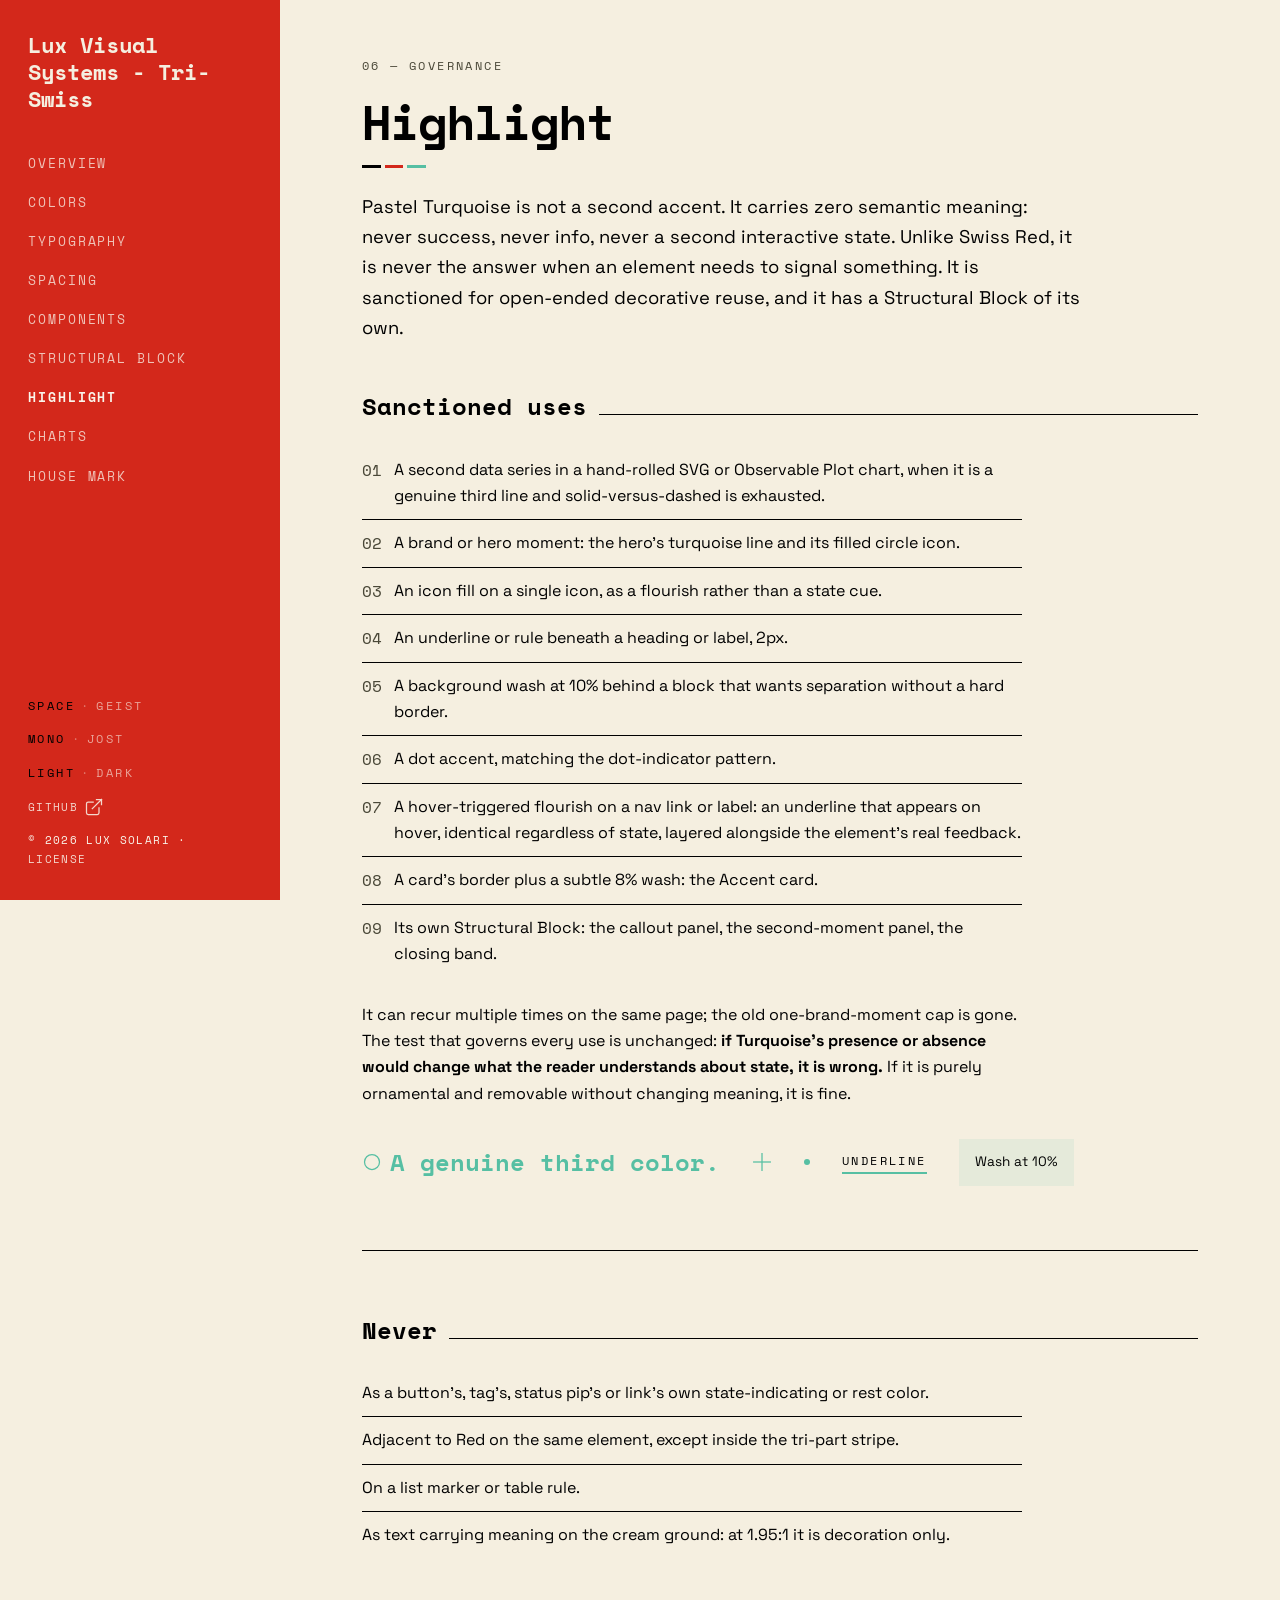
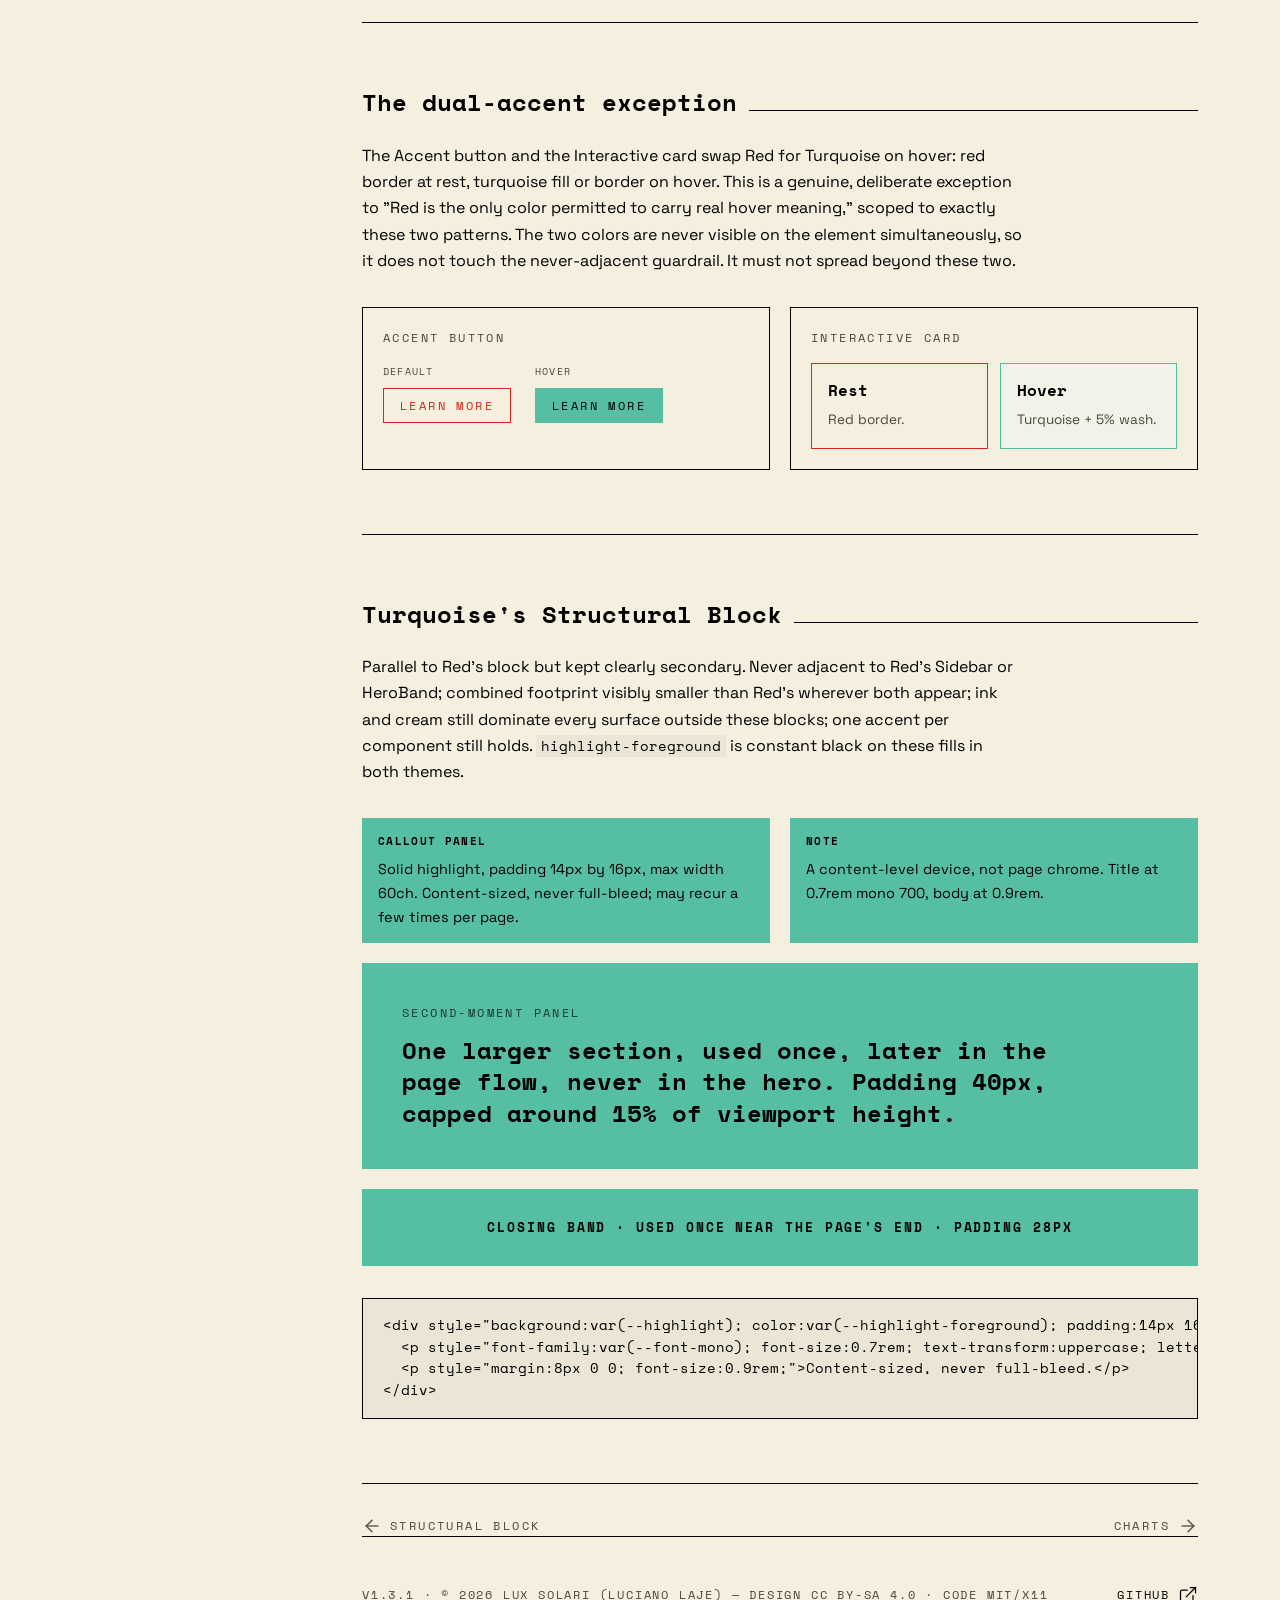
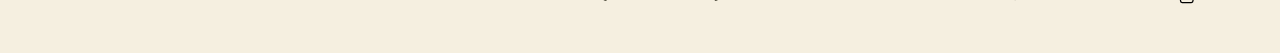
<file: docs/highlight.html>
<!doctype html>
<html lang="en">
<head>
  <meta charset="utf-8" />
  <meta name="viewport" content="width=device-width, initial-scale=1" />
  <script>
    // Apply the saved theme, flavor and heading accent before first paint.
    (function () {
      try {
        var saved = localStorage.getItem("theme");
        var dark = saved ? saved === "dark"
          : window.matchMedia && window.matchMedia("(prefers-color-scheme: dark)").matches;
        if (dark) document.documentElement.classList.add("dark");
        if (localStorage.getItem("flavor") === "geist") document.documentElement.classList.add("geist");
        if (localStorage.getItem("jost") === "on") document.documentElement.classList.add("jost");
      } catch (e) {}
    })();
  </script>
  <title>Highlight — Lux Visual Systems - Tri-Swiss</title>
  <meta name="description" content="The Lux Visual Systems - Tri-Swiss highlight token: Pastel Turquoise's sanctioned decorative uses, its own Structural Block, and the dual-accent exception." />
  <meta property="og:type" content="website" />
  <meta property="og:title" content="Highlight — Lux Visual Systems - Tri-Swiss" />
  <meta property="og:description" content="The Lux Visual Systems - Tri-Swiss highlight token: Pastel Turquoise's sanctioned decorative uses, its own Structural Block, and the dual-accent exception." />
  <meta property="og:url" content="https://luxsolari.github.io/lux-visual-systems-tri-swiss/highlight.html" />
  <meta property="og:image" content="https://luxsolari.github.io/lux-visual-systems-tri-swiss/assets/social-card.png" />
  <meta property="og:image:width" content="1200" />
  <meta property="og:image:height" content="630" />
  <meta name="twitter:card" content="summary_large_image" />
  <meta name="twitter:title" content="Highlight — Lux Visual Systems - Tri-Swiss" />
  <meta name="twitter:description" content="The Lux Visual Systems - Tri-Swiss highlight token: Pastel Turquoise's sanctioned decorative uses, its own Structural Block, and the dual-accent exception." />
  <meta name="twitter:image" content="https://luxsolari.github.io/lux-visual-systems-tri-swiss/assets/social-card.png" />
  <link rel="preconnect" href="https://fonts.googleapis.com" />
  <link rel="preconnect" href="https://fonts.gstatic.com" crossorigin />
  <link href="https://fonts.googleapis.com/css2?family=Space+Grotesk:wght@300;400;500;700&family=Space+Mono:ital,wght@0,400;0,700;1,400;1,700&family=Geist:wght@300;400;500;700&family=Geist+Mono:ital,wght@0,400;0,700;1,400;1,700&family=Zilla+Slab:ital,wght@0,400;0,500;0,700;1,400&family=Jost:wght@700&display=swap" rel="stylesheet" />
  <link rel="stylesheet" href="assets/site.css" />
</head>
<body>
  <div class="layout">
    <aside class="sidebar">
      <div>
        <div style="display:flex; align-items:center; justify-content:space-between;">
          <a class="sidebar-wordmark" href="index.html">Lux Visual Systems - Tri-Swiss</a>
          <button class="hamburger" aria-label="Toggle navigation" aria-expanded="false" data-nav-toggle>
            <svg class="icon" viewBox="0 0 24 24" style="color:var(--primary-foreground);">
              <line x1="4" y1="6" x2="20" y2="6"/><line x1="4" y1="12" x2="20" y2="12"/><line x1="4" y1="18" x2="20" y2="18"/>
            </svg>
          </button>
        </div>
        <nav class="sidebar-nav" data-nav-list aria-label="Sections"><a href="index.html">Overview</a><a href="colors.html">Colors</a><a href="typography.html">Typography</a><a href="spacing.html">Spacing</a><a href="components.html">Components</a><a href="structural-block.html">Structural Block</a><a href="highlight.html">Highlight</a><a href="charts.html">Charts</a><a href="house-mark.html">House Mark</a></nav>
      </div>
      <div class="sidebar-bottom">
        <div class="toggle" role="group" aria-label="Font flavor">
          <button data-flavor-btn="space" aria-pressed="true">Space</button><span class="mid">·</span><button data-flavor-btn="geist" aria-pressed="false">Geist</button>
        </div>
        <div class="toggle" role="group" aria-label="Heading face">
          <button data-jost-btn="mono" aria-pressed="true">Mono</button><span class="mid">·</span><button data-jost-btn="jost" aria-pressed="false">Jost</button>
        </div>
        <div class="toggle" role="group" aria-label="Color theme">
          <button data-theme-btn="light" aria-pressed="true">Light</button><span class="mid">·</span><button data-theme-btn="dark" aria-pressed="false">Dark</button>
        </div>
        <a href="https://github.com/luxsolari/lux-visual-systems-tri-swiss">GitHub <svg class="icon" viewBox="0 0 24 24" width="14" height="14"><path d="M15 3h6v6"/><path d="M10 14 21 3"/><path d="M18 13v6a2 2 0 0 1-2 2H5a2 2 0 0 1-2-2V8a2 2 0 0 1 2-2h6"/></svg></a>
        <span>© 2026 Lux Solari · <a href="index.html#license">License</a></span>
      </div>
    </aside>
    <div class="content">
      <div class="content-inner">
        <main>
          <header class="page-head">
            <p class="label">06 — Governance</p>
            <h1>Highlight</h1>
            <div class="stripe hero" aria-hidden="true"><i></i><i></i><i></i></div>
            <p class="lead">Pastel Turquoise is not a second accent. It carries zero semantic meaning: never success, never info, never a second interactive state. Unlike Swiss Red, it is never the answer when an element needs to signal something. It is sanctioned for open-ended decorative reuse, and it has a Structural Block of its own.</p>
          </header>
          <section id="uses" class="first">
            <div class="divider"><h3>Sanctioned uses</h3><span class="rule"></span></div>
            <ol class="list-plain ordered measure">
              <li><span class="n">01</span><span>A second data series in a hand-rolled SVG or Observable Plot chart, when it is a genuine third line and solid-versus-dashed is exhausted.</span></li>
              <li><span class="n">02</span><span>A brand or hero moment: the hero's turquoise line and its filled circle icon.</span></li>
              <li><span class="n">03</span><span>An icon fill on a single icon, as a flourish rather than a state cue.</span></li>
              <li><span class="n">04</span><span>An underline or rule beneath a heading or label, 2px.</span></li>
              <li><span class="n">05</span><span>A background wash at 10% behind a block that wants separation without a hard border.</span></li>
              <li><span class="n">06</span><span>A dot accent, matching the dot-indicator pattern.</span></li>
              <li><span class="n">07</span><span>A hover-triggered flourish on a nav link or label: an underline that appears on hover, identical regardless of state, layered alongside the element's real feedback.</span></li>
              <li><span class="n">08</span><span>A card's border plus a subtle 8% wash: the Accent card.</span></li>
              <li><span class="n">09</span><span>Its own Structural Block: the callout panel, the second-moment panel, the closing band.</span></li>
            </ol>
            <p class="measure" style="margin-top:24px;">It can recur multiple times on the same page; the old one-brand-moment cap is gone. The test that governs every use is unchanged: <strong>if Turquoise's presence or absence would change what the reader understands about state, it is wrong.</strong> If it is purely ornamental and removable without changing meaning, it is fine.</p>
            <div class="row" style="gap:32px; margin-top:32px;">
              <div class="hero-moment" style="margin:0;"><svg class="icon" viewBox="0 0 24 24" width="18" height="18" aria-hidden="true"><circle cx="12" cy="12" r="9"/></svg>A genuine third color.</div>
              <svg class="icon" viewBox="0 0 24 24" style="color:var(--highlight);"><path d="M12 2v20"/><path d="M2 12h20"/></svg>
              <span class="hl-dot"></span>
              <span class="hl-underline label" style="color:var(--foreground);">Underline</span>
              <span class="hl-wash small">Wash at 10%</span>
            </div>
          </section>

          <section id="never">
            <div class="divider"><h3>Never</h3><span class="rule"></span></div>
            <ul class="list-plain measure">
              <li>As a button's, tag's, status pip's or link's own state-indicating or rest color.</li>
              <li>Adjacent to Red on the same element, except inside the tri-part stripe.</li>
              <li>On a list marker or table rule.</li>
              <li>As text carrying meaning on the cream ground: at 1.95:1 it is decoration only.</li>
            </ul>
          </section>

          <section id="dual">
            <div class="divider"><h3>The dual-accent exception</h3><span class="rule"></span></div>
            <p class="measure">The Accent button and the Interactive card swap Red for Turquoise on hover: red border at rest, turquoise fill or border on hover. This is a genuine, deliberate exception to "Red is the only color permitted to carry real hover meaning," scoped to exactly these two patterns. The two colors are never visible on the element simultaneously, so it does not touch the never-adjacent guardrail. It must not spread beyond these two.</p>
            <div class="grid grid-2" style="margin-top:32px;">
              <div class="demo"><span class="label">Accent button</span><div class="hover-pair"><div><span class="cap">Default</span><button class="btn btn-accent">Learn more</button></div><div><span class="cap">Hover</span><button class="btn btn-accent is-hover-demo">Learn more</button></div></div></div>
              <div class="demo"><span class="label">Interactive card</span><div class="grid grid-2" style="gap:12px;"><a href="#dual" class="card card-interactive" style="padding:16px;" onclick="return false;"><h4>Rest</h4><p class="small muted">Red border.</p></a><a href="#dual" class="card card-interactive is-hover-demo" style="padding:16px;" onclick="return false;"><h4>Hover</h4><p class="small muted">Turquoise + 5% wash.</p></a></div></div>
            </div>
          </section>

          <section id="block">
            <div class="divider"><h3>Turquoise's Structural Block</h3><span class="rule"></span></div>
            <p class="measure">Parallel to Red's block but kept clearly secondary. Never adjacent to Red's Sidebar or HeroBand; combined footprint visibly smaller than Red's wherever both appear; ink and cream still dominate every surface outside these blocks; one accent per component still holds. <code>highlight-foreground</code> is constant black on these fills in both themes.</p>
            <div class="grid grid-2" style="margin-top:32px;">
              <div class="callout"><p class="t">Callout panel</p><p>Solid highlight, padding 14px by 16px, max width 60ch. Content-sized, never full-bleed; may recur a few times per page.</p></div>
              <div class="callout"><p class="t">Note</p><p>A content-level device, not page chrome. Title at 0.7rem mono 700, body at 0.9rem.</p></div>
            </div>
            <div class="panel" style="margin-top:20px;"><p class="label" style="margin:0;">Second-moment panel</p><p class="statement">One larger section, used once, later in the page flow, never in the hero. Padding 40px, capped around 15% of viewport height.</p></div>
            <div class="closing-band" style="margin-top:20px;"><p>Closing band · used once near the page's end · padding 28px</p></div>
            <pre style="margin-top:32px;"><code>&lt;div style="background:var(--highlight); color:var(--highlight-foreground); padding:14px 16px; max-width:60ch;"&gt;
  &lt;p style="font-family:var(--font-mono); font-size:0.7rem; text-transform:uppercase; letter-spacing:0.12em; font-weight:700;"&gt;Tip&lt;/p&gt;
  &lt;p style="margin:8px 0 0; font-size:0.9rem;"&gt;Content-sized, never full-bleed.&lt;/p&gt;
&lt;/div&gt;</code></pre>
          </section>
          <div class="pager"><a href="structural-block.html" class="label"><svg class="icon" viewBox="0 0 24 24" width="16" height="16"><path d="M19 12H5"/><path d="m12 19-7-7 7-7"/></svg> Structural Block</a><a href="charts.html" class="label">Charts <svg class="icon" viewBox="0 0 24 24" width="16" height="16"><path d="M5 12h14"/><path d="m12 5 7 7-7 7"/></svg></a></div>
          <footer>
            <div class="footer-row">
              <span id="license" class="muted">v1.3.1 · © 2026 Lux Solari (Luciano Laje) — Design <a href="https://github.com/luxsolari/lux-visual-systems-tri-swiss/blob/main/LICENSE-DESIGN">CC BY-SA 4.0</a> · Code <a href="https://github.com/luxsolari/lux-visual-systems-tri-swiss/blob/main/LICENSE">MIT/X11</a></span>
              <a href="https://github.com/luxsolari/lux-visual-systems-tri-swiss" style="display:inline-flex; align-items:center; gap:8px;">GitHub <svg class="icon" viewBox="0 0 24 24" width="14" height="14"><path d="M15 3h6v6"/><path d="M10 14 21 3"/><path d="M18 13v6a2 2 0 0 1-2 2H5a2 2 0 0 1-2-2V8a2 2 0 0 1 2-2h6"/></svg></a>
            </div>
          </footer>
        </main>
      </div>
    </div>
  </div>
  <script src="assets/site.js"></script>
</body>
</html>
</file>
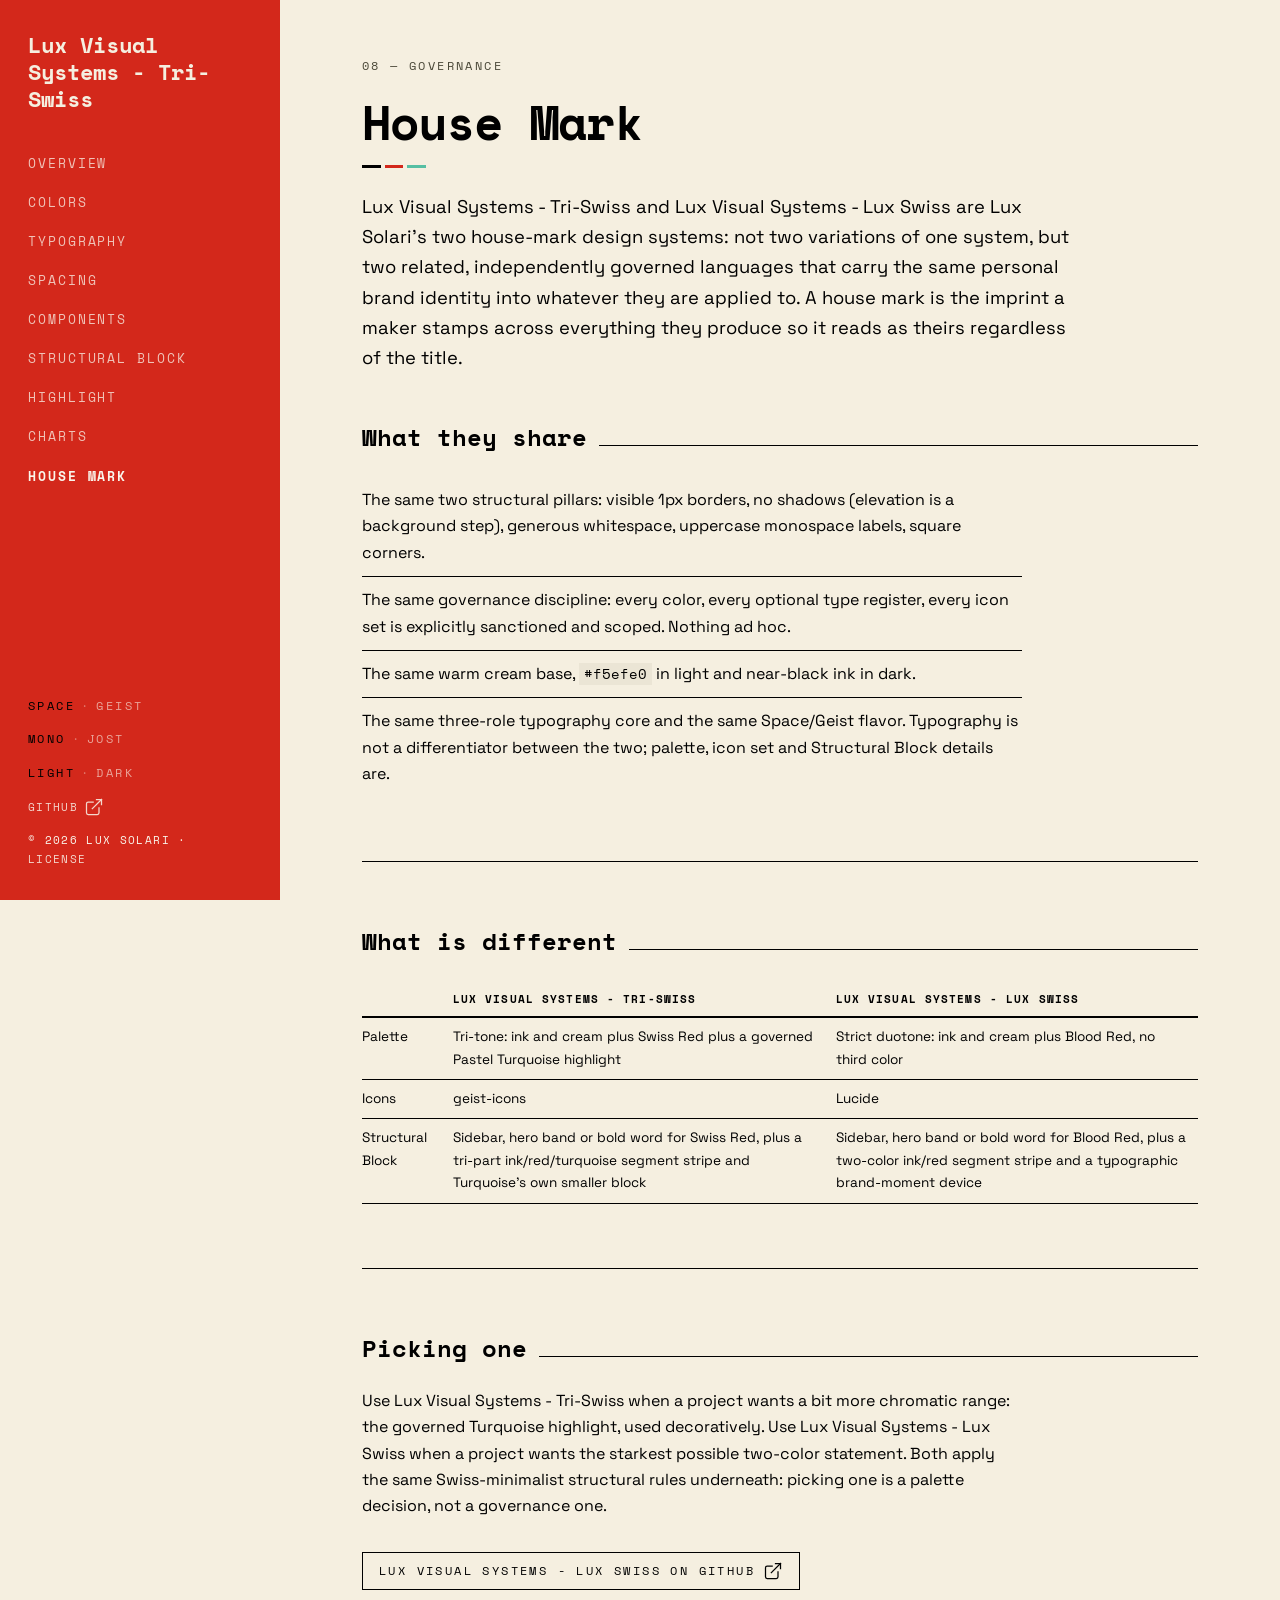
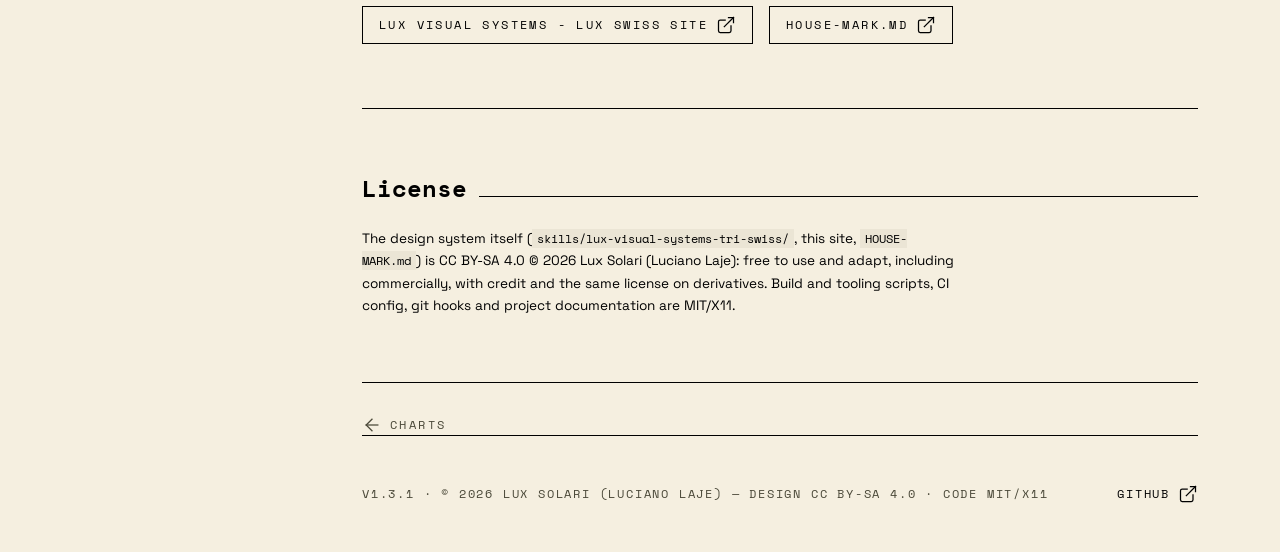
<file: docs/house-mark.html>
<!doctype html>
<html lang="en">
<head>
  <meta charset="utf-8" />
  <meta name="viewport" content="width=device-width, initial-scale=1" />
  <script>
    // Apply the saved theme, flavor and heading accent before first paint.
    (function () {
      try {
        var saved = localStorage.getItem("theme");
        var dark = saved ? saved === "dark"
          : window.matchMedia && window.matchMedia("(prefers-color-scheme: dark)").matches;
        if (dark) document.documentElement.classList.add("dark");
        if (localStorage.getItem("flavor") === "geist") document.documentElement.classList.add("geist");
        if (localStorage.getItem("jost") === "on") document.documentElement.classList.add("jost");
      } catch (e) {}
    })();
  </script>
  <title>House Mark — Lux Visual Systems - Tri-Swiss</title>
  <meta name="description" content="How Lux Visual Systems - Tri-Swiss and Lux Visual Systems - Lux Swiss, Lux Solari's two house-mark design systems, share governance and differ in palette." />
  <meta property="og:type" content="website" />
  <meta property="og:title" content="House Mark — Lux Visual Systems - Tri-Swiss" />
  <meta property="og:description" content="How Lux Visual Systems - Tri-Swiss and Lux Visual Systems - Lux Swiss, Lux Solari's two house-mark design systems, share governance and differ in palette." />
  <meta property="og:url" content="https://luxsolari.github.io/lux-visual-systems-tri-swiss/house-mark.html" />
  <meta property="og:image" content="https://luxsolari.github.io/lux-visual-systems-tri-swiss/assets/social-card.png" />
  <meta property="og:image:width" content="1200" />
  <meta property="og:image:height" content="630" />
  <meta name="twitter:card" content="summary_large_image" />
  <meta name="twitter:title" content="House Mark — Lux Visual Systems - Tri-Swiss" />
  <meta name="twitter:description" content="How Lux Visual Systems - Tri-Swiss and Lux Visual Systems - Lux Swiss, Lux Solari's two house-mark design systems, share governance and differ in palette." />
  <meta name="twitter:image" content="https://luxsolari.github.io/lux-visual-systems-tri-swiss/assets/social-card.png" />
  <link rel="preconnect" href="https://fonts.googleapis.com" />
  <link rel="preconnect" href="https://fonts.gstatic.com" crossorigin />
  <link href="https://fonts.googleapis.com/css2?family=Space+Grotesk:wght@300;400;500;700&family=Space+Mono:ital,wght@0,400;0,700;1,400;1,700&family=Geist:wght@300;400;500;700&family=Geist+Mono:ital,wght@0,400;0,700;1,400;1,700&family=Zilla+Slab:ital,wght@0,400;0,500;0,700;1,400&family=Jost:wght@700&display=swap" rel="stylesheet" />
  <link rel="stylesheet" href="assets/site.css" />
</head>
<body>
  <div class="layout">
    <aside class="sidebar">
      <div>
        <div style="display:flex; align-items:center; justify-content:space-between;">
          <a class="sidebar-wordmark" href="index.html">Lux Visual Systems - Tri-Swiss</a>
          <button class="hamburger" aria-label="Toggle navigation" aria-expanded="false" data-nav-toggle>
            <svg class="icon" viewBox="0 0 24 24" style="color:var(--primary-foreground);">
              <line x1="4" y1="6" x2="20" y2="6"/><line x1="4" y1="12" x2="20" y2="12"/><line x1="4" y1="18" x2="20" y2="18"/>
            </svg>
          </button>
        </div>
        <nav class="sidebar-nav" data-nav-list aria-label="Sections"><a href="index.html">Overview</a><a href="colors.html">Colors</a><a href="typography.html">Typography</a><a href="spacing.html">Spacing</a><a href="components.html">Components</a><a href="structural-block.html">Structural Block</a><a href="highlight.html">Highlight</a><a href="charts.html">Charts</a><a href="house-mark.html">House Mark</a></nav>
      </div>
      <div class="sidebar-bottom">
        <div class="toggle" role="group" aria-label="Font flavor">
          <button data-flavor-btn="space" aria-pressed="true">Space</button><span class="mid">·</span><button data-flavor-btn="geist" aria-pressed="false">Geist</button>
        </div>
        <div class="toggle" role="group" aria-label="Heading face">
          <button data-jost-btn="mono" aria-pressed="true">Mono</button><span class="mid">·</span><button data-jost-btn="jost" aria-pressed="false">Jost</button>
        </div>
        <div class="toggle" role="group" aria-label="Color theme">
          <button data-theme-btn="light" aria-pressed="true">Light</button><span class="mid">·</span><button data-theme-btn="dark" aria-pressed="false">Dark</button>
        </div>
        <a href="https://github.com/luxsolari/lux-visual-systems-tri-swiss">GitHub <svg class="icon" viewBox="0 0 24 24" width="14" height="14"><path d="M15 3h6v6"/><path d="M10 14 21 3"/><path d="M18 13v6a2 2 0 0 1-2 2H5a2 2 0 0 1-2-2V8a2 2 0 0 1 2-2h6"/></svg></a>
        <span>© 2026 Lux Solari · <a href="index.html#license">License</a></span>
      </div>
    </aside>
    <div class="content">
      <div class="content-inner">
        <main>
          <header class="page-head">
            <p class="label">08 — Governance</p>
            <h1>House Mark</h1>
            <div class="stripe hero" aria-hidden="true"><i></i><i></i><i></i></div>
            <p class="lead">Lux Visual Systems - Tri-Swiss and Lux Visual Systems - Lux Swiss are Lux Solari's two house-mark design systems: not two variations of one system, but two related, independently governed languages that carry the same personal brand identity into whatever they are applied to. A house mark is the imprint a maker stamps across everything they produce so it reads as theirs regardless of the title.</p>
          </header>
          <section id="shared" class="first">
            <div class="divider"><h3>What they share</h3><span class="rule"></span></div>
            <ul class="list-plain measure">
              <li>The same two structural pillars: visible 1px borders, no shadows (elevation is a background step), generous whitespace, uppercase monospace labels, square corners.</li>
              <li>The same governance discipline: every color, every optional type register, every icon set is explicitly sanctioned and scoped. Nothing ad hoc.</li>
              <li>The same warm cream base, <code>#f5efe0</code> in light and near-black ink in dark.</li>
              <li>The same three-role typography core and the same Space/Geist flavor. Typography is not a differentiator between the two; palette, icon set and Structural Block details are.</li>
            </ul>
          </section>

          <section id="different">
            <div class="divider"><h3>What is different</h3><span class="rule"></span></div>
            <table class="data-table">
              <thead><tr><th></th><th>Lux Visual Systems - Tri-Swiss</th><th>Lux Visual Systems - Lux Swiss</th></tr></thead>
              <tbody>
                <tr><td>Palette</td><td>Tri-tone: ink and cream plus Swiss Red plus a governed Pastel Turquoise highlight</td><td>Strict duotone: ink and cream plus Blood Red, no third color</td></tr>
                <tr><td>Icons</td><td>geist-icons</td><td>Lucide</td></tr>
                <tr><td>Structural Block</td><td>Sidebar, hero band or bold word for Swiss Red, plus a tri-part ink/red/turquoise segment stripe and Turquoise's own smaller block</td><td>Sidebar, hero band or bold word for Blood Red, plus a two-color ink/red segment stripe and a typographic brand-moment device</td></tr>
              </tbody>
            </table>
          </section>

          <section id="picking">
            <div class="divider"><h3>Picking one</h3><span class="rule"></span></div>
            <p class="measure">Use Lux Visual Systems - Tri-Swiss when a project wants a bit more chromatic range: the governed Turquoise highlight, used decoratively. Use Lux Visual Systems - Lux Swiss when a project wants the starkest possible two-color statement. Both apply the same Swiss-minimalist structural rules underneath: picking one is a palette decision, not a governance one.</p>
            <div class="row" style="gap:16px; margin-top:32px;">
              <a class="btn btn-outlined" href="https://github.com/luxsolari/lux-visual-systems-lux-swiss">Lux Visual Systems - Lux Swiss on GitHub <svg class="icon" viewBox="0 0 24 24" width="14" height="14"><path d="M15 3h6v6"/><path d="M10 14 21 3"/><path d="M18 13v6a2 2 0 0 1-2 2H5a2 2 0 0 1-2-2V8a2 2 0 0 1 2-2h6"/></svg></a>
              <a class="btn btn-outlined" href="https://luxsolari.github.io/lux-visual-systems-lux-swiss/">Lux Visual Systems - Lux Swiss site <svg class="icon" viewBox="0 0 24 24" width="14" height="14"><path d="M15 3h6v6"/><path d="M10 14 21 3"/><path d="M18 13v6a2 2 0 0 1-2 2H5a2 2 0 0 1-2-2V8a2 2 0 0 1 2-2h6"/></svg></a>
              <a class="btn btn-outlined" href="https://github.com/luxsolari/lux-visual-systems-tri-swiss/blob/main/HOUSE-MARK.md">HOUSE-MARK.md <svg class="icon" viewBox="0 0 24 24" width="14" height="14"><path d="M15 3h6v6"/><path d="M10 14 21 3"/><path d="M18 13v6a2 2 0 0 1-2 2H5a2 2 0 0 1-2-2V8a2 2 0 0 1 2-2h6"/></svg></a>
            </div>
          </section>

          <section id="license-notes">
            <div class="divider"><h3>License</h3><span class="rule"></span></div>
            <p class="measure small">The design system itself (<code>skills/lux-visual-systems-tri-swiss/</code>, this site, <code>HOUSE-MARK.md</code>) is CC BY-SA 4.0 © 2026 Lux Solari (Luciano Laje): free to use and adapt, including commercially, with credit and the same license on derivatives. Build and tooling scripts, CI config, git hooks and project documentation are MIT/X11.</p>
          </section>
          <div class="pager"><a href="charts.html" class="label"><svg class="icon" viewBox="0 0 24 24" width="16" height="16"><path d="M19 12H5"/><path d="m12 19-7-7 7-7"/></svg> Charts</a><span></span></div>
          <footer>
            <div class="footer-row">
              <span id="license" class="muted">v1.3.1 · © 2026 Lux Solari (Luciano Laje) — Design <a href="https://github.com/luxsolari/lux-visual-systems-tri-swiss/blob/main/LICENSE-DESIGN">CC BY-SA 4.0</a> · Code <a href="https://github.com/luxsolari/lux-visual-systems-tri-swiss/blob/main/LICENSE">MIT/X11</a></span>
              <a href="https://github.com/luxsolari/lux-visual-systems-tri-swiss" style="display:inline-flex; align-items:center; gap:8px;">GitHub <svg class="icon" viewBox="0 0 24 24" width="14" height="14"><path d="M15 3h6v6"/><path d="M10 14 21 3"/><path d="M18 13v6a2 2 0 0 1-2 2H5a2 2 0 0 1-2-2V8a2 2 0 0 1 2-2h6"/></svg></a>
            </div>
          </footer>
        </main>
      </div>
    </div>
  </div>
  <script src="assets/site.js"></script>
</body>
</html>
</file>
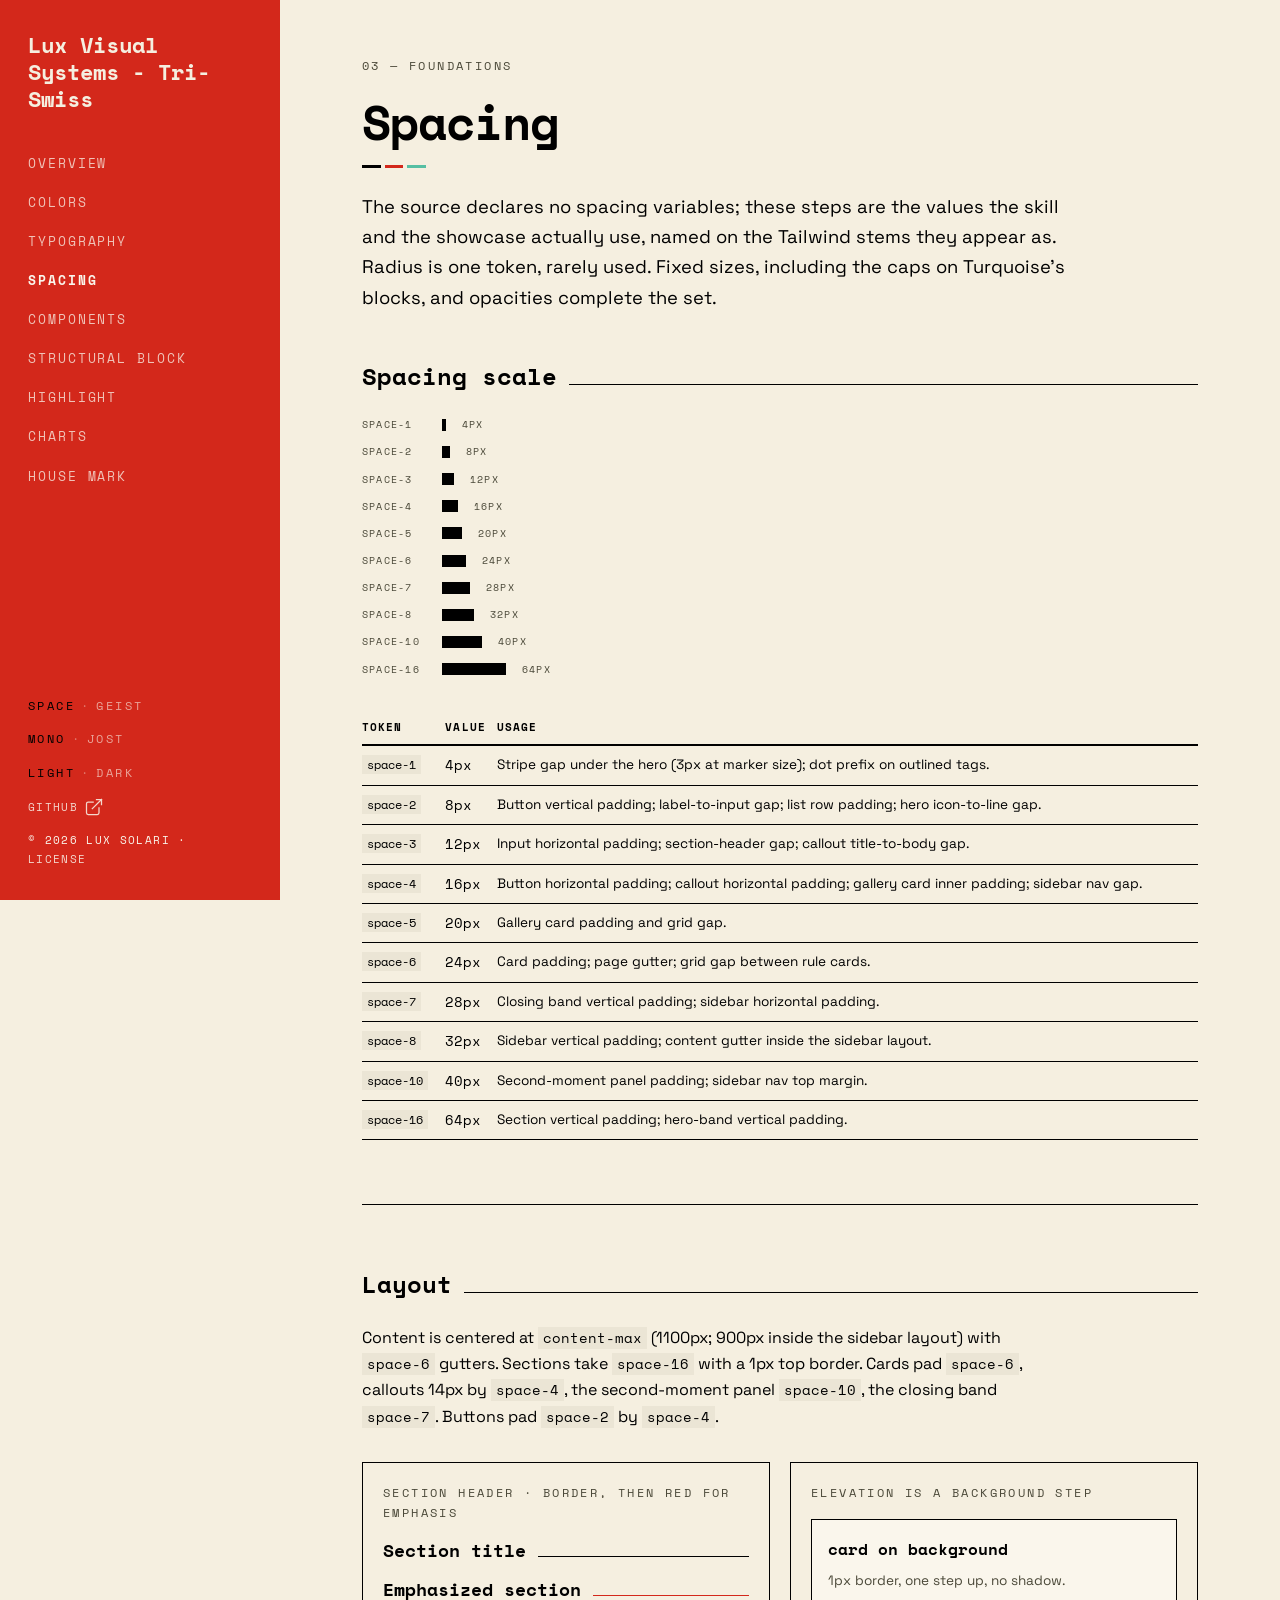
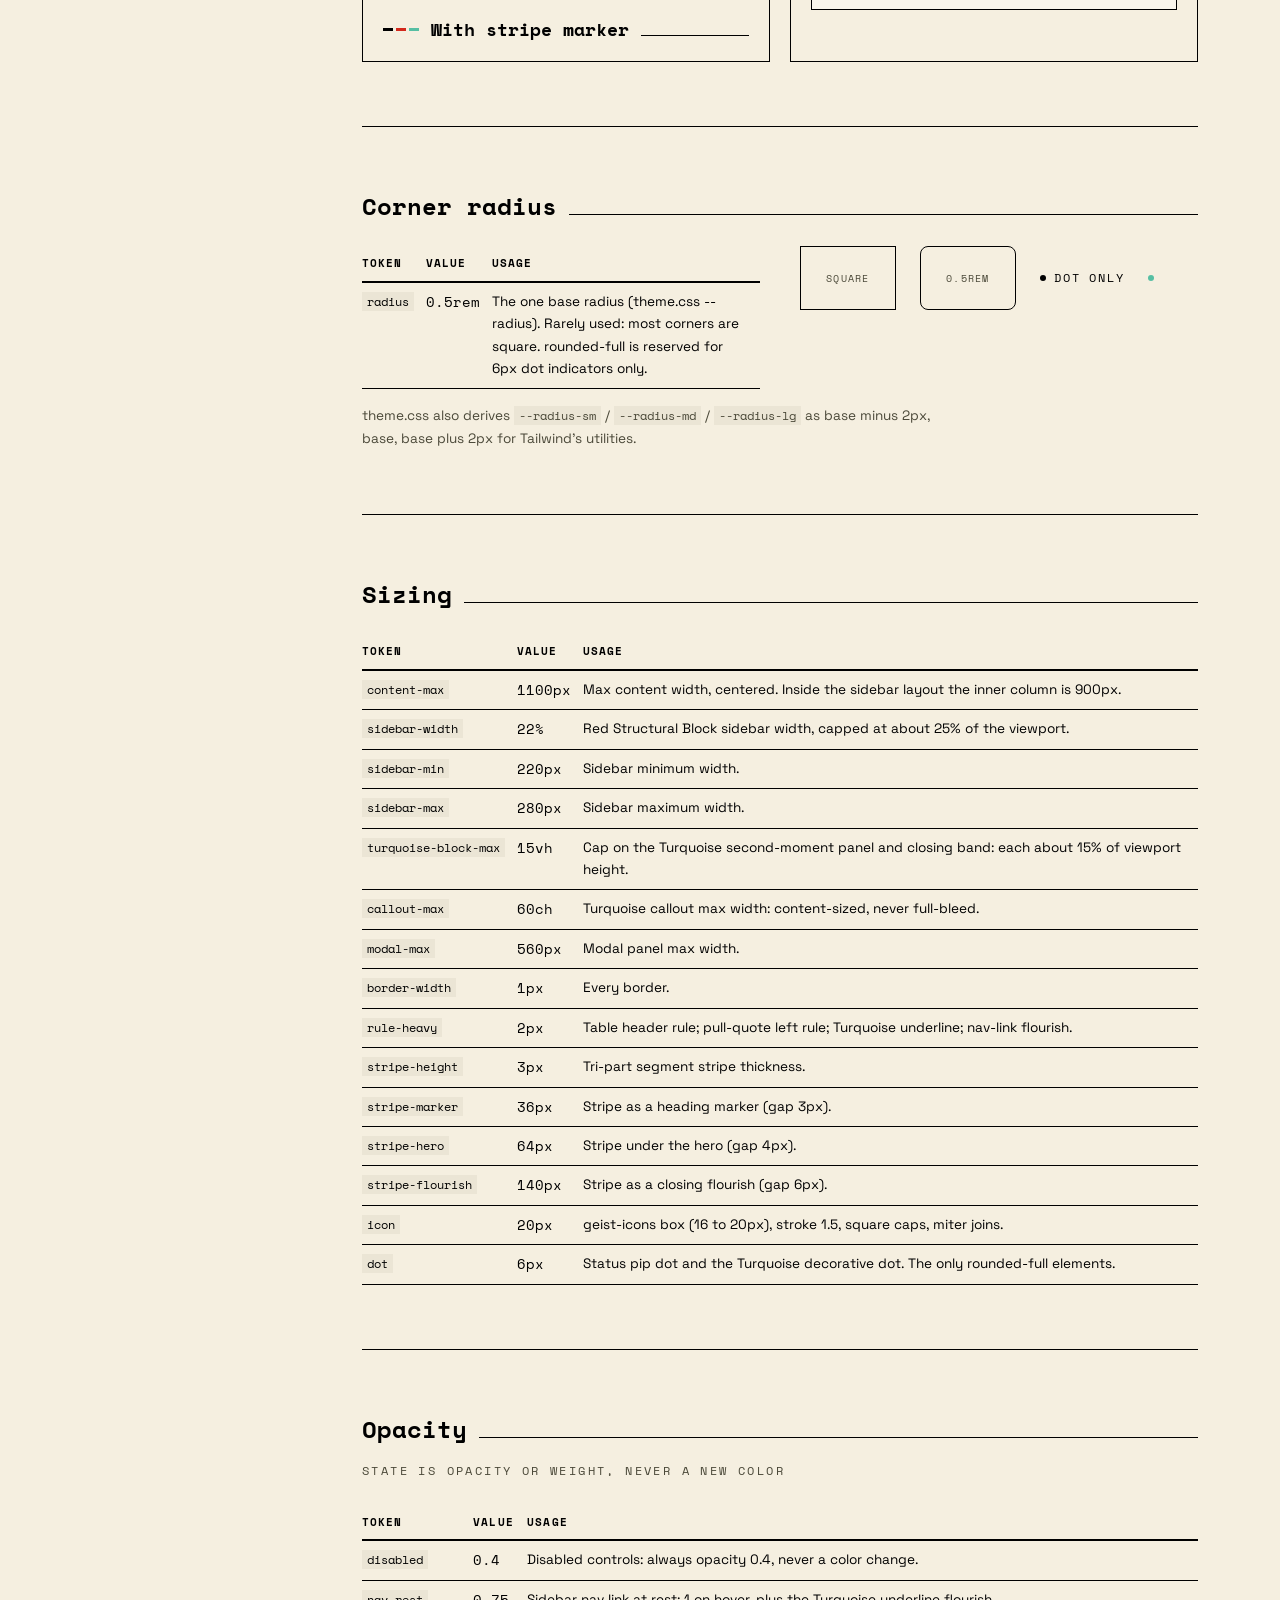
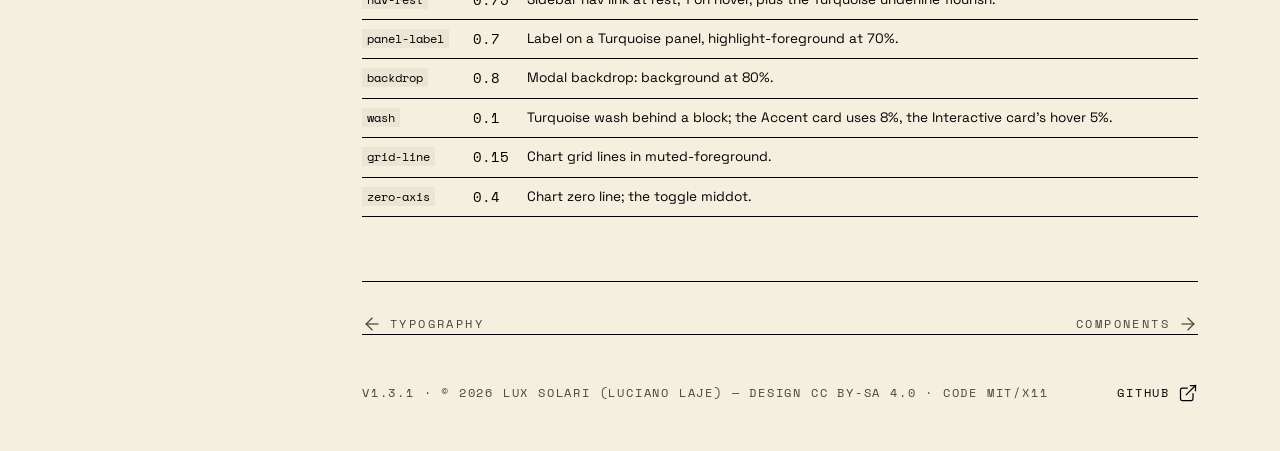
<file: docs/spacing.html>
<!doctype html>
<html lang="en">
<head>
  <meta charset="utf-8" />
  <meta name="viewport" content="width=device-width, initial-scale=1" />
  <script>
    // Apply the saved theme, flavor and heading accent before first paint.
    (function () {
      try {
        var saved = localStorage.getItem("theme");
        var dark = saved ? saved === "dark"
          : window.matchMedia && window.matchMedia("(prefers-color-scheme: dark)").matches;
        if (dark) document.documentElement.classList.add("dark");
        if (localStorage.getItem("flavor") === "geist") document.documentElement.classList.add("geist");
        if (localStorage.getItem("jost") === "on") document.documentElement.classList.add("jost");
      } catch (e) {}
    })();
  </script>
  <title>Spacing — Lux Visual Systems - Tri-Swiss</title>
  <meta name="description" content="Lux Visual Systems - Tri-Swiss spacing steps, the one radius, fixed sizes and opacity states." />
  <meta property="og:type" content="website" />
  <meta property="og:title" content="Spacing — Lux Visual Systems - Tri-Swiss" />
  <meta property="og:description" content="Lux Visual Systems - Tri-Swiss spacing steps, the one radius, fixed sizes and opacity states." />
  <meta property="og:url" content="https://luxsolari.github.io/lux-visual-systems-tri-swiss/spacing.html" />
  <meta property="og:image" content="https://luxsolari.github.io/lux-visual-systems-tri-swiss/assets/social-card.png" />
  <meta property="og:image:width" content="1200" />
  <meta property="og:image:height" content="630" />
  <meta name="twitter:card" content="summary_large_image" />
  <meta name="twitter:title" content="Spacing — Lux Visual Systems - Tri-Swiss" />
  <meta name="twitter:description" content="Lux Visual Systems - Tri-Swiss spacing steps, the one radius, fixed sizes and opacity states." />
  <meta name="twitter:image" content="https://luxsolari.github.io/lux-visual-systems-tri-swiss/assets/social-card.png" />
  <link rel="preconnect" href="https://fonts.googleapis.com" />
  <link rel="preconnect" href="https://fonts.gstatic.com" crossorigin />
  <link href="https://fonts.googleapis.com/css2?family=Space+Grotesk:wght@300;400;500;700&family=Space+Mono:ital,wght@0,400;0,700;1,400;1,700&family=Geist:wght@300;400;500;700&family=Geist+Mono:ital,wght@0,400;0,700;1,400;1,700&family=Zilla+Slab:ital,wght@0,400;0,500;0,700;1,400&family=Jost:wght@700&display=swap" rel="stylesheet" />
  <link rel="stylesheet" href="assets/site.css" />
</head>
<body>
  <div class="layout">
    <aside class="sidebar">
      <div>
        <div style="display:flex; align-items:center; justify-content:space-between;">
          <a class="sidebar-wordmark" href="index.html">Lux Visual Systems - Tri-Swiss</a>
          <button class="hamburger" aria-label="Toggle navigation" aria-expanded="false" data-nav-toggle>
            <svg class="icon" viewBox="0 0 24 24" style="color:var(--primary-foreground);">
              <line x1="4" y1="6" x2="20" y2="6"/><line x1="4" y1="12" x2="20" y2="12"/><line x1="4" y1="18" x2="20" y2="18"/>
            </svg>
          </button>
        </div>
        <nav class="sidebar-nav" data-nav-list aria-label="Sections"><a href="index.html">Overview</a><a href="colors.html">Colors</a><a href="typography.html">Typography</a><a href="spacing.html">Spacing</a><a href="components.html">Components</a><a href="structural-block.html">Structural Block</a><a href="highlight.html">Highlight</a><a href="charts.html">Charts</a><a href="house-mark.html">House Mark</a></nav>
      </div>
      <div class="sidebar-bottom">
        <div class="toggle" role="group" aria-label="Font flavor">
          <button data-flavor-btn="space" aria-pressed="true">Space</button><span class="mid">·</span><button data-flavor-btn="geist" aria-pressed="false">Geist</button>
        </div>
        <div class="toggle" role="group" aria-label="Heading face">
          <button data-jost-btn="mono" aria-pressed="true">Mono</button><span class="mid">·</span><button data-jost-btn="jost" aria-pressed="false">Jost</button>
        </div>
        <div class="toggle" role="group" aria-label="Color theme">
          <button data-theme-btn="light" aria-pressed="true">Light</button><span class="mid">·</span><button data-theme-btn="dark" aria-pressed="false">Dark</button>
        </div>
        <a href="https://github.com/luxsolari/lux-visual-systems-tri-swiss">GitHub <svg class="icon" viewBox="0 0 24 24" width="14" height="14"><path d="M15 3h6v6"/><path d="M10 14 21 3"/><path d="M18 13v6a2 2 0 0 1-2 2H5a2 2 0 0 1-2-2V8a2 2 0 0 1 2-2h6"/></svg></a>
        <span>© 2026 Lux Solari · <a href="index.html#license">License</a></span>
      </div>
    </aside>
    <div class="content">
      <div class="content-inner">
        <main>
          <header class="page-head">
            <p class="label">03 — Foundations</p>
            <h1>Spacing</h1>
            <div class="stripe hero" aria-hidden="true"><i></i><i></i><i></i></div>
            <p class="lead">The source declares no spacing variables; these steps are the values the skill and the showcase actually use, named on the Tailwind stems they appear as. Radius is one token, rarely used. Fixed sizes, including the caps on Turquoise's blocks, and opacities complete the set.</p>
          </header>
          <section id="scale" class="first">
            <div class="divider"><h3>Spacing scale</h3><span class="rule"></span></div>
            <div style="display:flex; flex-direction:column; gap:10px; margin-bottom:32px;"><div style="display:flex; align-items:center; gap:16px;"><span class="cap" style="width:64px;">space-1</span><span style="display:block; height:12px; width:4px; background:var(--foreground);"></span><span class="cap">4px</span></div><div style="display:flex; align-items:center; gap:16px;"><span class="cap" style="width:64px;">space-2</span><span style="display:block; height:12px; width:8px; background:var(--foreground);"></span><span class="cap">8px</span></div><div style="display:flex; align-items:center; gap:16px;"><span class="cap" style="width:64px;">space-3</span><span style="display:block; height:12px; width:12px; background:var(--foreground);"></span><span class="cap">12px</span></div><div style="display:flex; align-items:center; gap:16px;"><span class="cap" style="width:64px;">space-4</span><span style="display:block; height:12px; width:16px; background:var(--foreground);"></span><span class="cap">16px</span></div><div style="display:flex; align-items:center; gap:16px;"><span class="cap" style="width:64px;">space-5</span><span style="display:block; height:12px; width:20px; background:var(--foreground);"></span><span class="cap">20px</span></div><div style="display:flex; align-items:center; gap:16px;"><span class="cap" style="width:64px;">space-6</span><span style="display:block; height:12px; width:24px; background:var(--foreground);"></span><span class="cap">24px</span></div><div style="display:flex; align-items:center; gap:16px;"><span class="cap" style="width:64px;">space-7</span><span style="display:block; height:12px; width:28px; background:var(--foreground);"></span><span class="cap">28px</span></div><div style="display:flex; align-items:center; gap:16px;"><span class="cap" style="width:64px;">space-8</span><span style="display:block; height:12px; width:32px; background:var(--foreground);"></span><span class="cap">32px</span></div><div style="display:flex; align-items:center; gap:16px;"><span class="cap" style="width:64px;">space-10</span><span style="display:block; height:12px; width:40px; background:var(--foreground);"></span><span class="cap">40px</span></div><div style="display:flex; align-items:center; gap:16px;"><span class="cap" style="width:64px;">space-16</span><span style="display:block; height:12px; width:64px; background:var(--foreground);"></span><span class="cap">64px</span></div></div>
            <table class="data-table"><thead><tr><th>Token</th><th>Value</th><th>Usage</th></tr></thead><tbody>
                <tr><td><code>space-1</code></td><td class="mono small">4px</td><td>Stripe gap under the hero (3px at marker size); dot prefix on outlined tags.</td></tr>
                <tr><td><code>space-2</code></td><td class="mono small">8px</td><td>Button vertical padding; label-to-input gap; list row padding; hero icon-to-line gap.</td></tr>
                <tr><td><code>space-3</code></td><td class="mono small">12px</td><td>Input horizontal padding; section-header gap; callout title-to-body gap.</td></tr>
                <tr><td><code>space-4</code></td><td class="mono small">16px</td><td>Button horizontal padding; callout horizontal padding; gallery card inner padding; sidebar nav gap.</td></tr>
                <tr><td><code>space-5</code></td><td class="mono small">20px</td><td>Gallery card padding and grid gap.</td></tr>
                <tr><td><code>space-6</code></td><td class="mono small">24px</td><td>Card padding; page gutter; grid gap between rule cards.</td></tr>
                <tr><td><code>space-7</code></td><td class="mono small">28px</td><td>Closing band vertical padding; sidebar horizontal padding.</td></tr>
                <tr><td><code>space-8</code></td><td class="mono small">32px</td><td>Sidebar vertical padding; content gutter inside the sidebar layout.</td></tr>
                <tr><td><code>space-10</code></td><td class="mono small">40px</td><td>Second-moment panel padding; sidebar nav top margin.</td></tr>
                <tr><td><code>space-16</code></td><td class="mono small">64px</td><td>Section vertical padding; hero-band vertical padding.</td></tr>
              </tbody></table>
          </section>

          <section id="layout">
            <div class="divider"><h3>Layout</h3><span class="rule"></span></div>
            <p class="measure">Content is centered at <code>content-max</code> (1100px; 900px inside the sidebar layout) with <code>space-6</code> gutters. Sections take <code>space-16</code> with a 1px top border. Cards pad <code>space-6</code>, callouts 14px by <code>space-4</code>, the second-moment panel <code>space-10</code>, the closing band <code>space-7</code>. Buttons pad <code>space-2</code> by <code>space-4</code>.</p>
            <div class="grid grid-2" style="margin-top:32px;">
              <div class="demo"><span class="label">Section header · border, then red for emphasis</span>
                <div class="divider" style="margin:0;"><h5>Section title</h5><span class="rule"></span></div>
                <div class="divider" style="margin:16px 0 0;"><h5>Emphasized section</h5><span class="rule red"></span></div>
                <div class="divider" style="margin:16px 0 0;"><span class="stripe" aria-hidden="true"><i></i><i></i><i></i></span><h5>With stripe marker</h5><span class="rule"></span></div>
              </div>
              <div class="demo"><span class="label">Elevation is a background step</span>
                <div class="card" style="padding:16px;"><p class="mono" style="font-weight:700;">card on background</p><p class="small muted" style="margin-top:8px;">1px border, one step up, no shadow.</p></div>
              </div>
            </div>
          </section>

          <section id="radius">
            <div class="divider"><h3>Corner radius</h3><span class="rule"></span></div>
            <div class="grid grid-2 gap-40" style="align-items:start;">
              <table class="data-table"><thead><tr><th>Token</th><th>Value</th><th>Usage</th></tr></thead><tbody>
                <tr><td><code>radius</code></td><td class="mono small">0.5rem</td><td>The one base radius (theme.css --radius). Rarely used: most corners are square. rounded-full is reserved for 6px dot indicators only.</td></tr>
              </tbody></table>
              <div class="row" style="gap:24px;">
                <div style="width:96px; height:64px; border:1px solid var(--border); display:grid; place-items:center;"><span class="cap">square</span></div>
                <div style="width:96px; height:64px; border:1px solid var(--border); border-radius:var(--radius); display:grid; place-items:center;"><span class="cap">0.5rem</span></div>
                <span class="pip"><i></i>dot only</span>
                <span class="hl-dot"></span>
              </div>
            </div>
            <p class="small muted measure" style="margin-top:16px;">theme.css also derives <code>--radius-sm</code> / <code>--radius-md</code> / <code>--radius-lg</code> as base minus 2px, base, base plus 2px for Tailwind's utilities.</p>
          </section>

          <section id="sizing">
            <div class="divider"><h3>Sizing</h3><span class="rule"></span></div>
            <table class="data-table"><thead><tr><th>Token</th><th>Value</th><th>Usage</th></tr></thead><tbody>
                <tr><td><code>content-max</code></td><td class="mono small">1100px</td><td>Max content width, centered. Inside the sidebar layout the inner column is 900px.</td></tr>
                <tr><td><code>sidebar-width</code></td><td class="mono small">22%</td><td>Red Structural Block sidebar width, capped at about 25% of the viewport.</td></tr>
                <tr><td><code>sidebar-min</code></td><td class="mono small">220px</td><td>Sidebar minimum width.</td></tr>
                <tr><td><code>sidebar-max</code></td><td class="mono small">280px</td><td>Sidebar maximum width.</td></tr>
                <tr><td><code>turquoise-block-max</code></td><td class="mono small">15vh</td><td>Cap on the Turquoise second-moment panel and closing band: each about 15% of viewport height.</td></tr>
                <tr><td><code>callout-max</code></td><td class="mono small">60ch</td><td>Turquoise callout max width: content-sized, never full-bleed.</td></tr>
                <tr><td><code>modal-max</code></td><td class="mono small">560px</td><td>Modal panel max width.</td></tr>
                <tr><td><code>border-width</code></td><td class="mono small">1px</td><td>Every border.</td></tr>
                <tr><td><code>rule-heavy</code></td><td class="mono small">2px</td><td>Table header rule; pull-quote left rule; Turquoise underline; nav-link flourish.</td></tr>
                <tr><td><code>stripe-height</code></td><td class="mono small">3px</td><td>Tri-part segment stripe thickness.</td></tr>
                <tr><td><code>stripe-marker</code></td><td class="mono small">36px</td><td>Stripe as a heading marker (gap 3px).</td></tr>
                <tr><td><code>stripe-hero</code></td><td class="mono small">64px</td><td>Stripe under the hero (gap 4px).</td></tr>
                <tr><td><code>stripe-flourish</code></td><td class="mono small">140px</td><td>Stripe as a closing flourish (gap 6px).</td></tr>
                <tr><td><code>icon</code></td><td class="mono small">20px</td><td>geist-icons box (16 to 20px), stroke 1.5, square caps, miter joins.</td></tr>
                <tr><td><code>dot</code></td><td class="mono small">6px</td><td>Status pip dot and the Turquoise decorative dot. The only rounded-full elements.</td></tr>
              </tbody></table>
          </section>

          <section id="opacity">
            <div class="divider"><h3>Opacity</h3><span class="rule"></span></div>
            <p class="label sub">State is opacity or weight, never a new color</p>
            <table class="data-table"><thead><tr><th>Token</th><th>Value</th><th>Usage</th></tr></thead><tbody>
                <tr><td><code>disabled</code></td><td class="mono small">0.4</td><td>Disabled controls: always opacity 0.4, never a color change.</td></tr>
                <tr><td><code>nav-rest</code></td><td class="mono small">0.75</td><td>Sidebar nav link at rest; 1 on hover, plus the Turquoise underline flourish.</td></tr>
                <tr><td><code>panel-label</code></td><td class="mono small">0.7</td><td>Label on a Turquoise panel, highlight-foreground at 70%.</td></tr>
                <tr><td><code>backdrop</code></td><td class="mono small">0.8</td><td>Modal backdrop: background at 80%.</td></tr>
                <tr><td><code>wash</code></td><td class="mono small">0.1</td><td>Turquoise wash behind a block; the Accent card uses 8%, the Interactive card's hover 5%.</td></tr>
                <tr><td><code>grid-line</code></td><td class="mono small">0.15</td><td>Chart grid lines in muted-foreground.</td></tr>
                <tr><td><code>zero-axis</code></td><td class="mono small">0.4</td><td>Chart zero line; the toggle middot.</td></tr>
              </tbody></table>
          </section>
          <div class="pager"><a href="typography.html" class="label"><svg class="icon" viewBox="0 0 24 24" width="16" height="16"><path d="M19 12H5"/><path d="m12 19-7-7 7-7"/></svg> Typography</a><a href="components.html" class="label">Components <svg class="icon" viewBox="0 0 24 24" width="16" height="16"><path d="M5 12h14"/><path d="m12 5 7 7-7 7"/></svg></a></div>
          <footer>
            <div class="footer-row">
              <span id="license" class="muted">v1.3.1 · © 2026 Lux Solari (Luciano Laje) — Design <a href="https://github.com/luxsolari/lux-visual-systems-tri-swiss/blob/main/LICENSE-DESIGN">CC BY-SA 4.0</a> · Code <a href="https://github.com/luxsolari/lux-visual-systems-tri-swiss/blob/main/LICENSE">MIT/X11</a></span>
              <a href="https://github.com/luxsolari/lux-visual-systems-tri-swiss" style="display:inline-flex; align-items:center; gap:8px;">GitHub <svg class="icon" viewBox="0 0 24 24" width="14" height="14"><path d="M15 3h6v6"/><path d="M10 14 21 3"/><path d="M18 13v6a2 2 0 0 1-2 2H5a2 2 0 0 1-2-2V8a2 2 0 0 1 2-2h6"/></svg></a>
            </div>
          </footer>
        </main>
      </div>
    </div>
  </div>
  <script src="assets/site.js"></script>
</body>
</html>
</file>
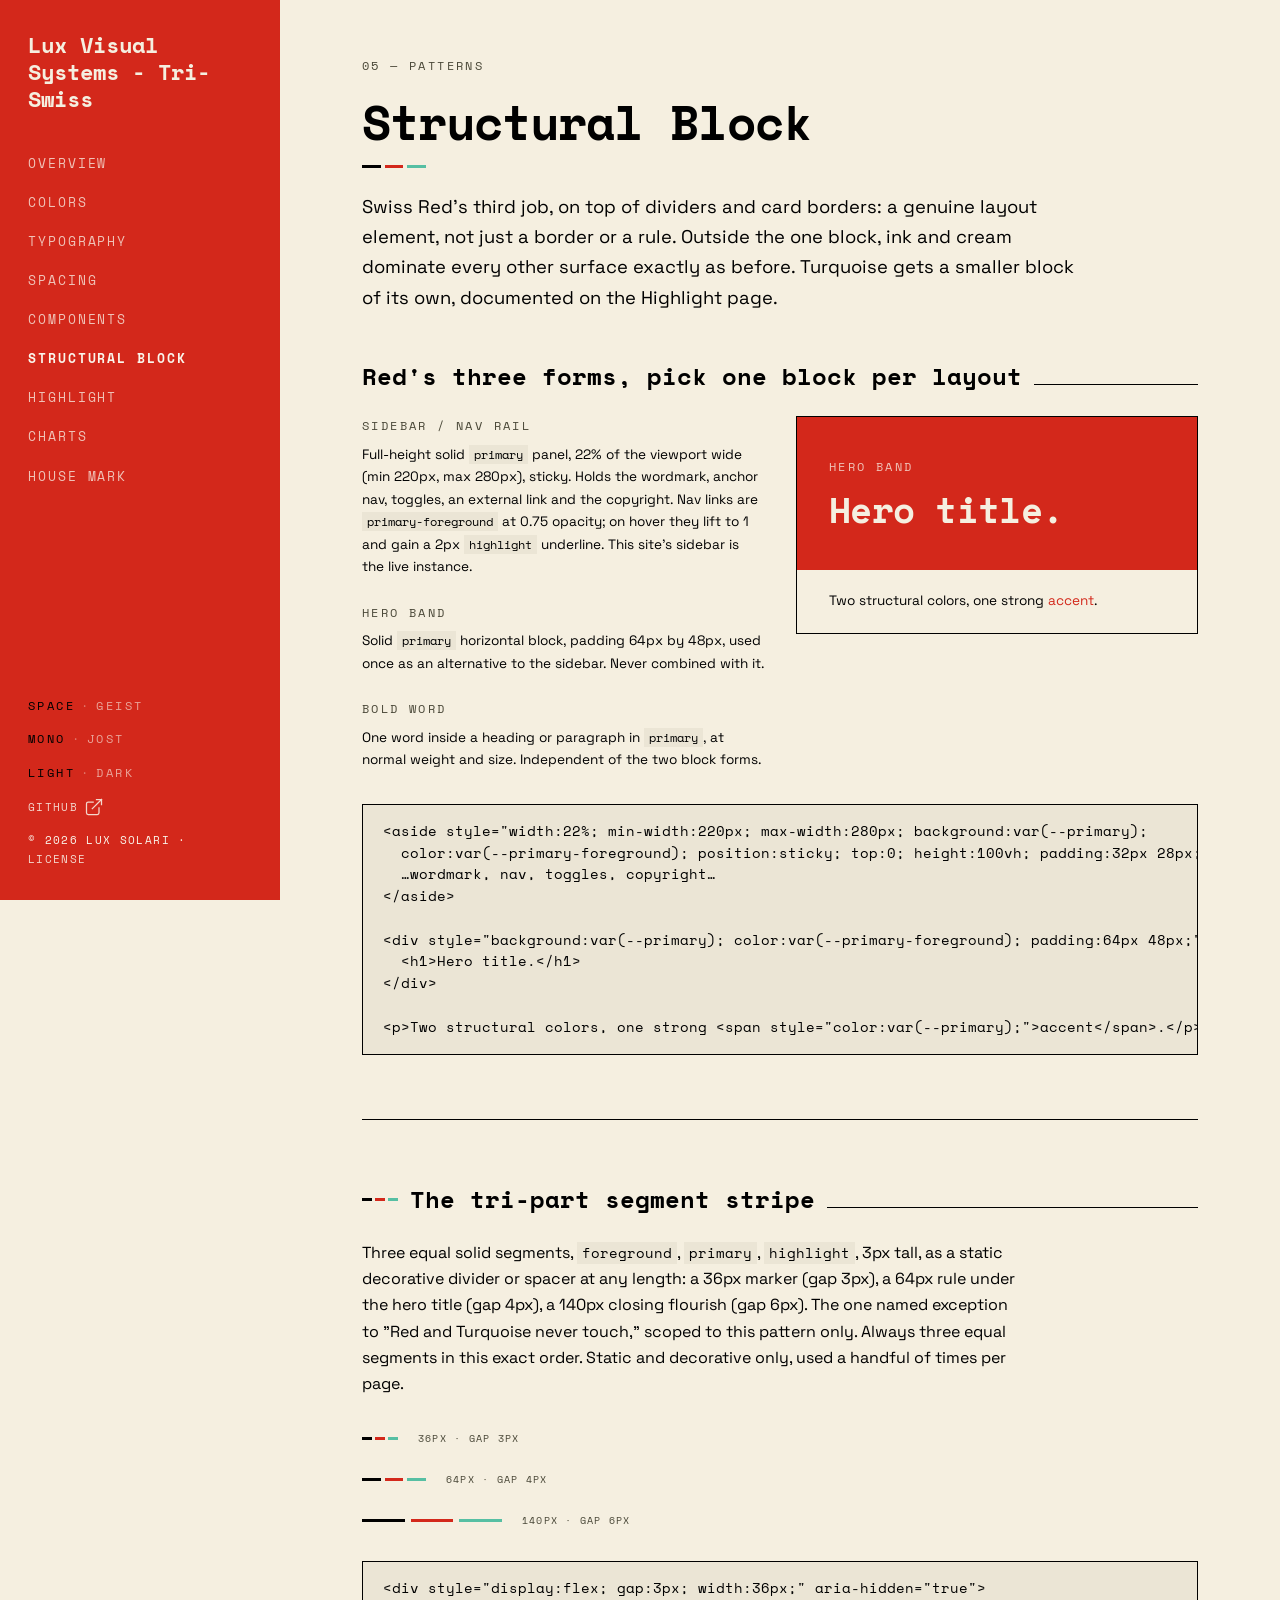
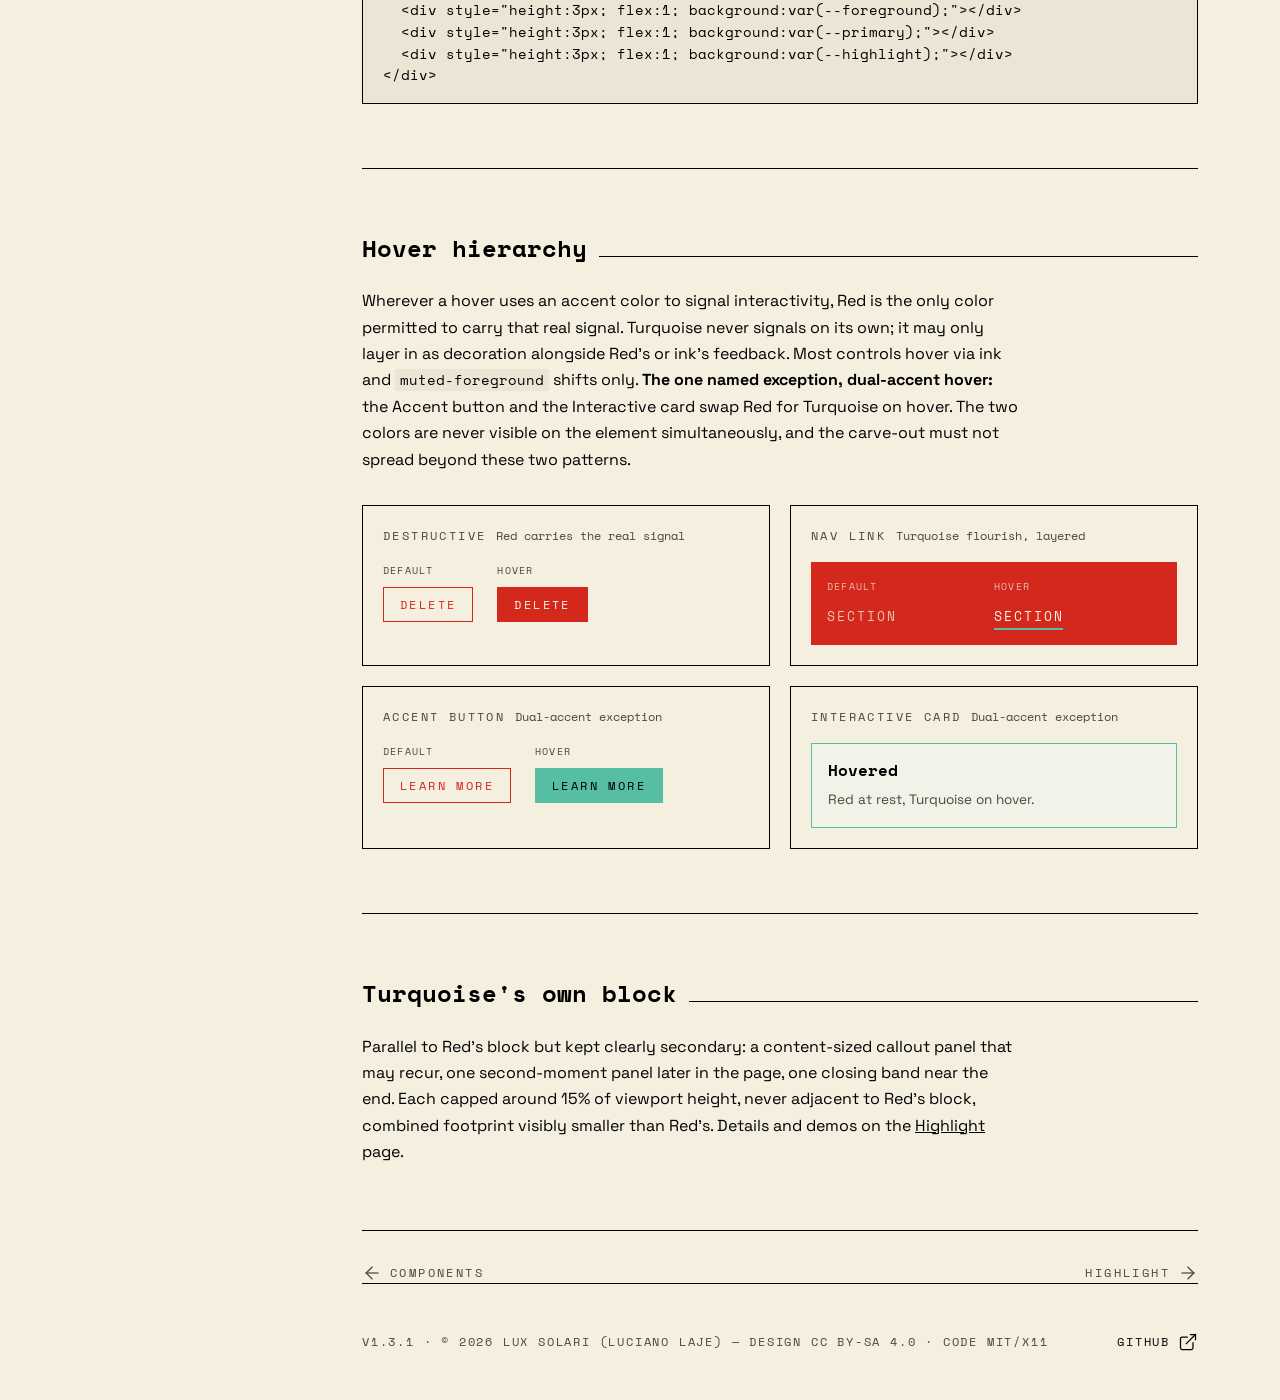
<file: docs/structural-block.html>
<!doctype html>
<html lang="en">
<head>
  <meta charset="utf-8" />
  <meta name="viewport" content="width=device-width, initial-scale=1" />
  <script>
    // Apply the saved theme, flavor and heading accent before first paint.
    (function () {
      try {
        var saved = localStorage.getItem("theme");
        var dark = saved ? saved === "dark"
          : window.matchMedia && window.matchMedia("(prefers-color-scheme: dark)").matches;
        if (dark) document.documentElement.classList.add("dark");
        if (localStorage.getItem("flavor") === "geist") document.documentElement.classList.add("geist");
        if (localStorage.getItem("jost") === "on") document.documentElement.classList.add("jost");
      } catch (e) {}
    })();
  </script>
  <title>Structural Block — Lux Visual Systems - Tri-Swiss</title>
  <meta name="description" content="Swiss Red's layout job in Lux Visual Systems - Tri-Swiss: sidebar, hero band, bold word, the tri-part stripe and the hover hierarchy." />
  <meta property="og:type" content="website" />
  <meta property="og:title" content="Structural Block — Lux Visual Systems - Tri-Swiss" />
  <meta property="og:description" content="Swiss Red's layout job in Lux Visual Systems - Tri-Swiss: sidebar, hero band, bold word, the tri-part stripe and the hover hierarchy." />
  <meta property="og:url" content="https://luxsolari.github.io/lux-visual-systems-tri-swiss/structural-block.html" />
  <meta property="og:image" content="https://luxsolari.github.io/lux-visual-systems-tri-swiss/assets/social-card.png" />
  <meta property="og:image:width" content="1200" />
  <meta property="og:image:height" content="630" />
  <meta name="twitter:card" content="summary_large_image" />
  <meta name="twitter:title" content="Structural Block — Lux Visual Systems - Tri-Swiss" />
  <meta name="twitter:description" content="Swiss Red's layout job in Lux Visual Systems - Tri-Swiss: sidebar, hero band, bold word, the tri-part stripe and the hover hierarchy." />
  <meta name="twitter:image" content="https://luxsolari.github.io/lux-visual-systems-tri-swiss/assets/social-card.png" />
  <link rel="preconnect" href="https://fonts.googleapis.com" />
  <link rel="preconnect" href="https://fonts.gstatic.com" crossorigin />
  <link href="https://fonts.googleapis.com/css2?family=Space+Grotesk:wght@300;400;500;700&family=Space+Mono:ital,wght@0,400;0,700;1,400;1,700&family=Geist:wght@300;400;500;700&family=Geist+Mono:ital,wght@0,400;0,700;1,400;1,700&family=Zilla+Slab:ital,wght@0,400;0,500;0,700;1,400&family=Jost:wght@700&display=swap" rel="stylesheet" />
  <link rel="stylesheet" href="assets/site.css" />
</head>
<body>
  <div class="layout">
    <aside class="sidebar">
      <div>
        <div style="display:flex; align-items:center; justify-content:space-between;">
          <a class="sidebar-wordmark" href="index.html">Lux Visual Systems - Tri-Swiss</a>
          <button class="hamburger" aria-label="Toggle navigation" aria-expanded="false" data-nav-toggle>
            <svg class="icon" viewBox="0 0 24 24" style="color:var(--primary-foreground);">
              <line x1="4" y1="6" x2="20" y2="6"/><line x1="4" y1="12" x2="20" y2="12"/><line x1="4" y1="18" x2="20" y2="18"/>
            </svg>
          </button>
        </div>
        <nav class="sidebar-nav" data-nav-list aria-label="Sections"><a href="index.html">Overview</a><a href="colors.html">Colors</a><a href="typography.html">Typography</a><a href="spacing.html">Spacing</a><a href="components.html">Components</a><a href="structural-block.html">Structural Block</a><a href="highlight.html">Highlight</a><a href="charts.html">Charts</a><a href="house-mark.html">House Mark</a></nav>
      </div>
      <div class="sidebar-bottom">
        <div class="toggle" role="group" aria-label="Font flavor">
          <button data-flavor-btn="space" aria-pressed="true">Space</button><span class="mid">·</span><button data-flavor-btn="geist" aria-pressed="false">Geist</button>
        </div>
        <div class="toggle" role="group" aria-label="Heading face">
          <button data-jost-btn="mono" aria-pressed="true">Mono</button><span class="mid">·</span><button data-jost-btn="jost" aria-pressed="false">Jost</button>
        </div>
        <div class="toggle" role="group" aria-label="Color theme">
          <button data-theme-btn="light" aria-pressed="true">Light</button><span class="mid">·</span><button data-theme-btn="dark" aria-pressed="false">Dark</button>
        </div>
        <a href="https://github.com/luxsolari/lux-visual-systems-tri-swiss">GitHub <svg class="icon" viewBox="0 0 24 24" width="14" height="14"><path d="M15 3h6v6"/><path d="M10 14 21 3"/><path d="M18 13v6a2 2 0 0 1-2 2H5a2 2 0 0 1-2-2V8a2 2 0 0 1 2-2h6"/></svg></a>
        <span>© 2026 Lux Solari · <a href="index.html#license">License</a></span>
      </div>
    </aside>
    <div class="content">
      <div class="content-inner">
        <main>
          <header class="page-head">
            <p class="label">05 — Patterns</p>
            <h1>Structural Block</h1>
            <div class="stripe hero" aria-hidden="true"><i></i><i></i><i></i></div>
            <p class="lead">Swiss Red's third job, on top of dividers and card borders: a genuine layout element, not just a border or a rule. Outside the one block, ink and cream dominate every other surface exactly as before. Turquoise gets a smaller block of its own, documented on the Highlight page.</p>
          </header>
          <section id="forms" class="first">
            <div class="divider"><h3>Red's three forms, pick one block per layout</h3><span class="rule"></span></div>
            <div class="grid grid-2 gap-32" style="align-items:start;">
              <div>
                <p class="label">Sidebar / nav rail</p>
                <p class="small" style="margin-top:8px;">Full-height solid <code>primary</code> panel, 22% of the viewport wide (min 220px, max 280px), sticky. Holds the wordmark, anchor nav, toggles, an external link and the copyright. Nav links are <code>primary-foreground</code> at 0.75 opacity; on hover they lift to 1 and gain a 2px <code>highlight</code> underline. This site's sidebar is the live instance.</p>
                <p class="label" style="margin-top:24px;">Hero band</p>
                <p class="small" style="margin-top:8px;">Solid <code>primary</code> horizontal block, padding 64px by 48px, used once as an alternative to the sidebar. Never combined with it.</p>
                <p class="label" style="margin-top:24px;">Bold word</p>
                <p class="small" style="margin-top:8px;">One word inside a heading or paragraph in <code>primary</code>, at normal weight and size. Independent of the two block forms.</p>
              </div>
              <div style="border:1px solid var(--border);">
                <div style="background:var(--primary); color:var(--primary-foreground); padding:40px 32px;"><p class="label" style="color:var(--primary-foreground-strong); opacity:0.75;">Hero band</p><h2 style="margin-top:12px;">Hero title.</h2></div>
                <div style="padding:20px 32px;"><p class="small">Two structural colors, one strong <span class="accent-word">accent</span>.</p></div>
              </div>
            </div>
            <pre style="margin-top:32px;"><code>&lt;aside style="width:22%; min-width:220px; max-width:280px; background:var(--primary);
  color:var(--primary-foreground); position:sticky; top:0; height:100vh; padding:32px 28px;"&gt;
  …wordmark, nav, toggles, copyright…
&lt;/aside&gt;

&lt;div style="background:var(--primary); color:var(--primary-foreground); padding:64px 48px;"&gt;
  &lt;h1&gt;Hero title.&lt;/h1&gt;
&lt;/div&gt;

&lt;p&gt;Two structural colors, one strong &lt;span style="color:var(--primary);"&gt;accent&lt;/span&gt;.&lt;/p&gt;</code></pre>
          </section>

          <section id="stripe">
            <div class="divider"><span class="stripe" aria-hidden="true"><i></i><i></i><i></i></span><h3>The tri-part segment stripe</h3><span class="rule"></span></div>
            <p class="measure">Three equal solid segments, <code>foreground</code>, <code>primary</code>, <code>highlight</code>, 3px tall, as a static decorative divider or spacer at any length: a 36px marker (gap 3px), a 64px rule under the hero title (gap 4px), a 140px closing flourish (gap 6px). The one named exception to "Red and Turquoise never touch," scoped to this pattern only. Always three equal segments in this exact order. Static and decorative only, used a handful of times per page.</p>
            <div style="display:flex; flex-direction:column; gap:24px; margin-top:32px;">
              <div class="row" style="gap:20px;"><div class="stripe " aria-hidden="true"><i></i><i></i><i></i></div><span class="cap">36px · gap 3px</span></div>
              <div class="row" style="gap:20px;"><div class="stripe hero" aria-hidden="true"><i></i><i></i><i></i></div><span class="cap">64px · gap 4px</span></div>
              <div class="row" style="gap:20px;"><div class="stripe flourish" aria-hidden="true"><i></i><i></i><i></i></div><span class="cap">140px · gap 6px</span></div>
            </div>
            <pre style="margin-top:32px;"><code>&lt;div style="display:flex; gap:3px; width:36px;" aria-hidden="true"&gt;
  &lt;div style="height:3px; flex:1; background:var(--foreground);"&gt;&lt;/div&gt;
  &lt;div style="height:3px; flex:1; background:var(--primary);"&gt;&lt;/div&gt;
  &lt;div style="height:3px; flex:1; background:var(--highlight);"&gt;&lt;/div&gt;
&lt;/div&gt;</code></pre>
          </section>

          <section id="hover">
            <div class="divider"><h3>Hover hierarchy</h3><span class="rule"></span></div>
            <p class="measure">Wherever a hover uses an accent color to signal interactivity, Red is the only color permitted to carry that real signal. Turquoise never signals on its own; it may only layer in as decoration alongside Red's or ink's feedback. Most controls hover via ink and <code>muted-foreground</code> shifts only. <strong>The one named exception, dual-accent hover:</strong> the Accent button and the Interactive card swap Red for Turquoise on hover. The two colors are never visible on the element simultaneously, and the carve-out must not spread beyond these two patterns.</p>
            <div class="grid grid-2" style="margin-top:32px;">
              <div class="demo"><span class="label">Destructive <span class="note">Red carries the real signal</span></span><div class="hover-pair"><div><span class="cap">Default</span><button class="btn btn-destructive">Delete</button></div><div><span class="cap">Hover</span><button class="btn btn-destructive is-hover-demo">Delete</button></div></div></div>
              <div class="demo"><span class="label">Nav link <span class="note">Turquoise flourish, layered</span></span><div class="on-red"><div><span class="cap" style="display:block; margin-bottom:8px;">Default</span><a href="#hover" class="demo-nav-link" onclick="return false;">Section</a></div><div><span class="cap" style="display:block; margin-bottom:8px;">Hover</span><a href="#hover" class="demo-nav-link is-hover-demo" onclick="return false;">Section</a></div></div></div>
              <div class="demo"><span class="label">Accent button <span class="note">Dual-accent exception</span></span><div class="hover-pair"><div><span class="cap">Default</span><button class="btn btn-accent">Learn more</button></div><div><span class="cap">Hover</span><button class="btn btn-accent is-hover-demo">Learn more</button></div></div></div>
              <div class="demo"><span class="label">Interactive card <span class="note">Dual-accent exception</span></span><a href="#hover" class="card card-interactive is-hover-demo" style="padding:16px;" onclick="return false;"><h4>Hovered</h4><p class="small muted">Red at rest, Turquoise on hover.</p></a></div>
            </div>
          </section>

          <section id="turquoise-block">
            <div class="divider"><h3>Turquoise's own block</h3><span class="rule"></span></div>
            <p class="measure">Parallel to Red's block but kept clearly secondary: a content-sized callout panel that may recur, one second-moment panel later in the page, one closing band near the end. Each capped around 15% of viewport height, never adjacent to Red's block, combined footprint visibly smaller than Red's. Details and demos on the <a href="highlight.html">Highlight</a> page.</p>
          </section>
          <div class="pager"><a href="components.html" class="label"><svg class="icon" viewBox="0 0 24 24" width="16" height="16"><path d="M19 12H5"/><path d="m12 19-7-7 7-7"/></svg> Components</a><a href="highlight.html" class="label">Highlight <svg class="icon" viewBox="0 0 24 24" width="16" height="16"><path d="M5 12h14"/><path d="m12 5 7 7-7 7"/></svg></a></div>
          <footer>
            <div class="footer-row">
              <span id="license" class="muted">v1.3.1 · © 2026 Lux Solari (Luciano Laje) — Design <a href="https://github.com/luxsolari/lux-visual-systems-tri-swiss/blob/main/LICENSE-DESIGN">CC BY-SA 4.0</a> · Code <a href="https://github.com/luxsolari/lux-visual-systems-tri-swiss/blob/main/LICENSE">MIT/X11</a></span>
              <a href="https://github.com/luxsolari/lux-visual-systems-tri-swiss" style="display:inline-flex; align-items:center; gap:8px;">GitHub <svg class="icon" viewBox="0 0 24 24" width="14" height="14"><path d="M15 3h6v6"/><path d="M10 14 21 3"/><path d="M18 13v6a2 2 0 0 1-2 2H5a2 2 0 0 1-2-2V8a2 2 0 0 1 2-2h6"/></svg></a>
            </div>
          </footer>
        </main>
      </div>
    </div>
  </div>
  <script src="assets/site.js"></script>
</body>
</html>
</file>
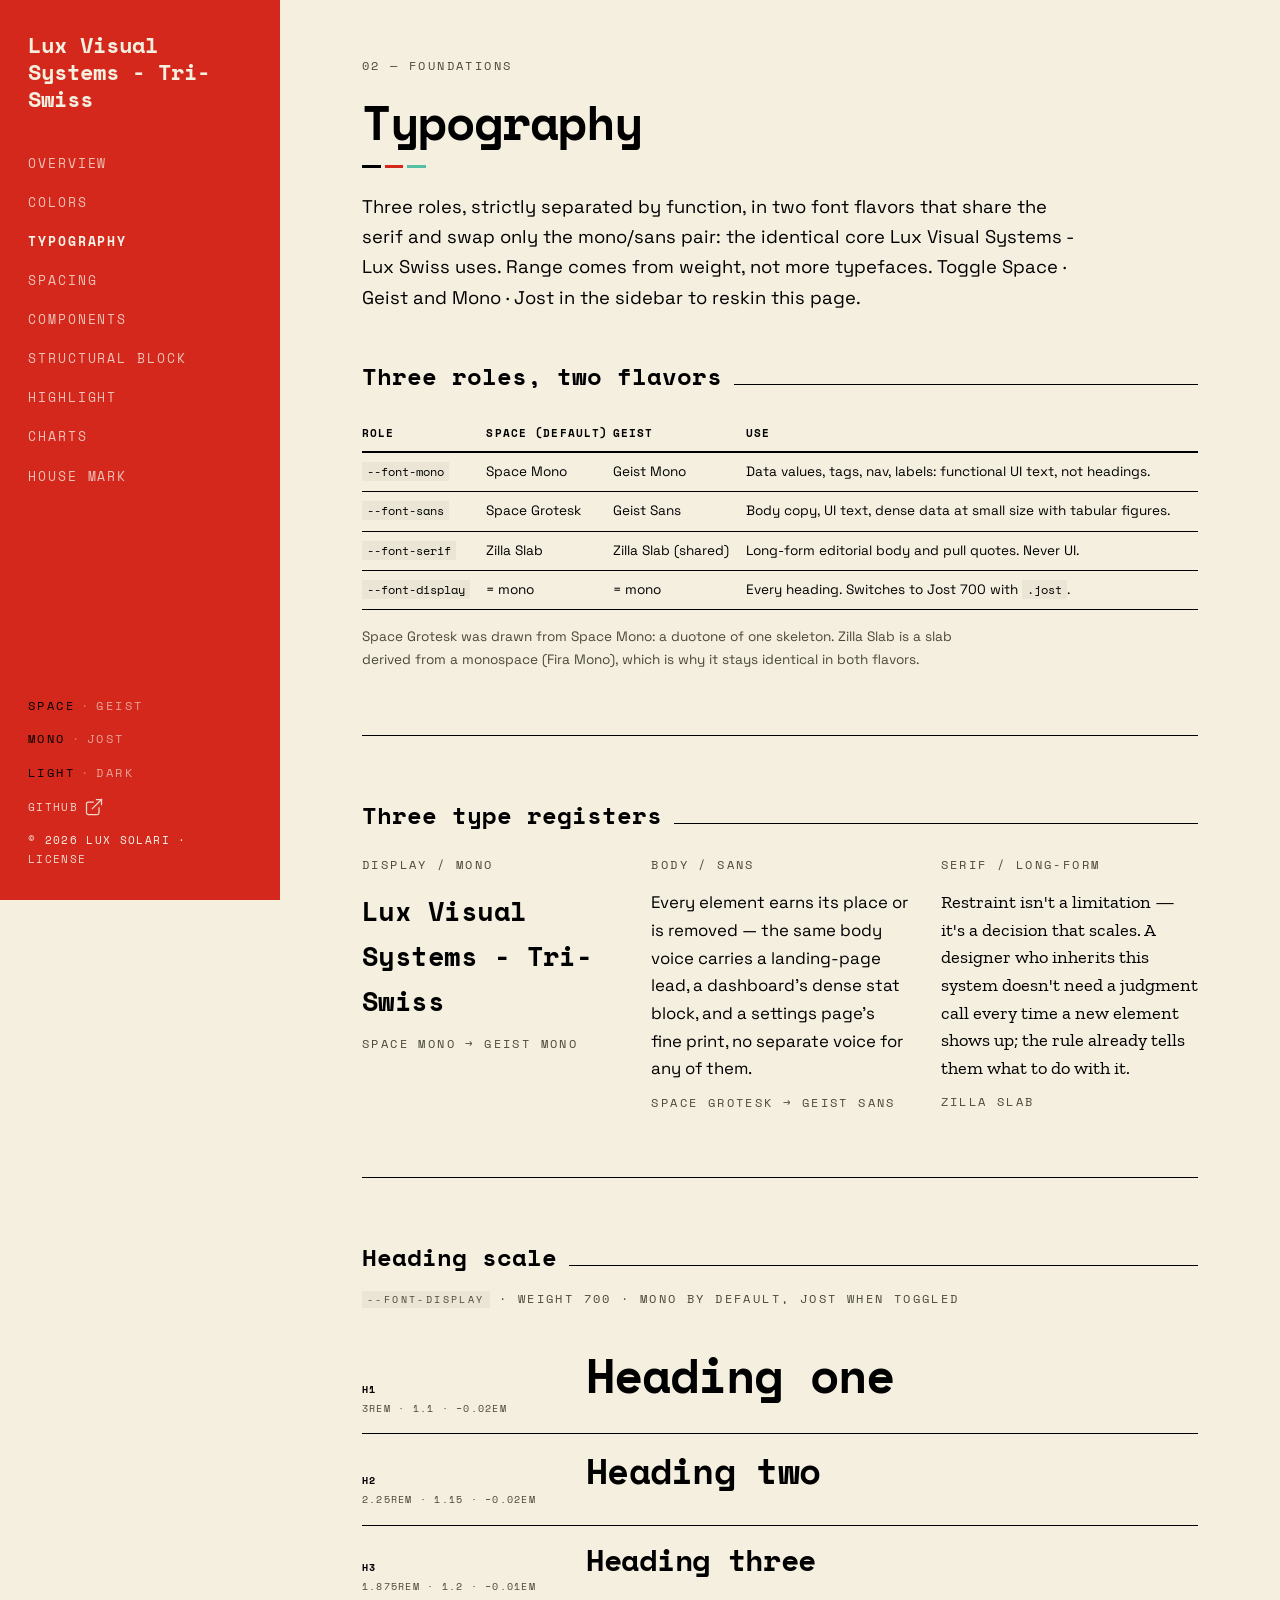
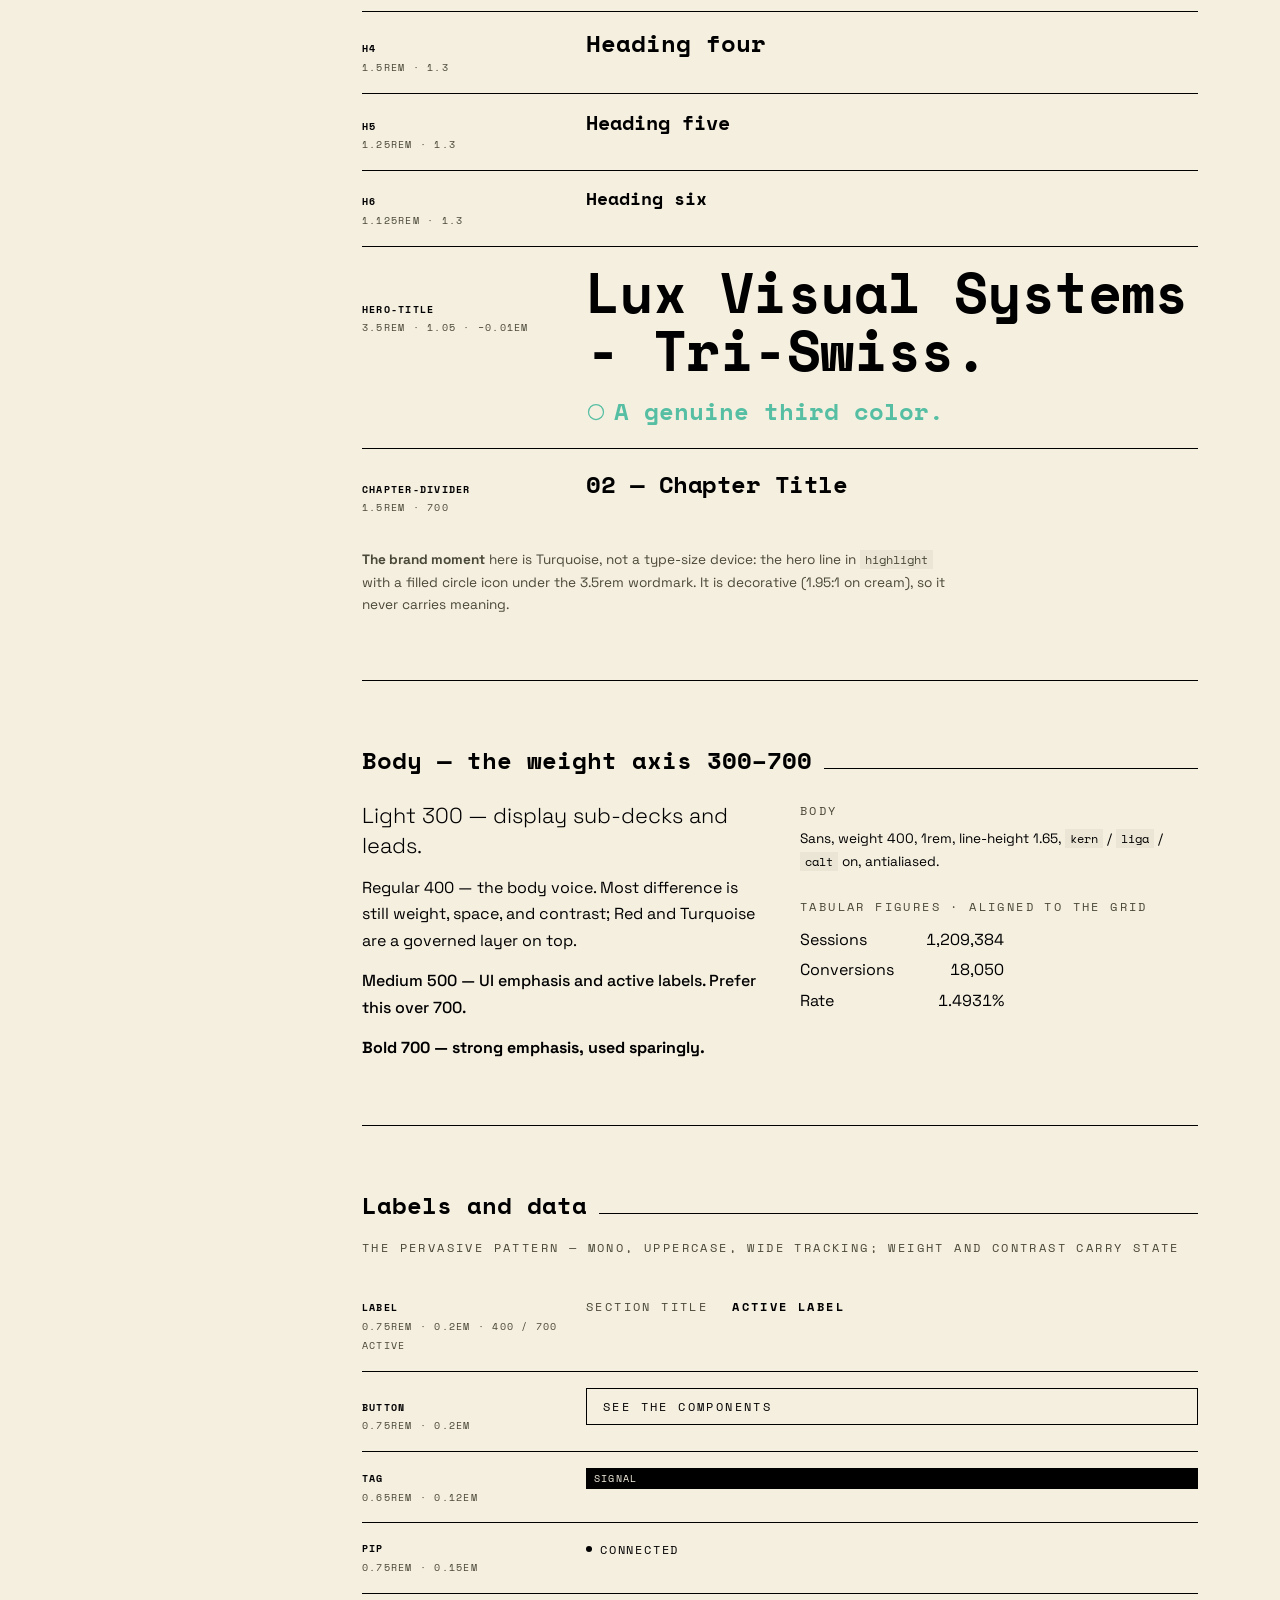
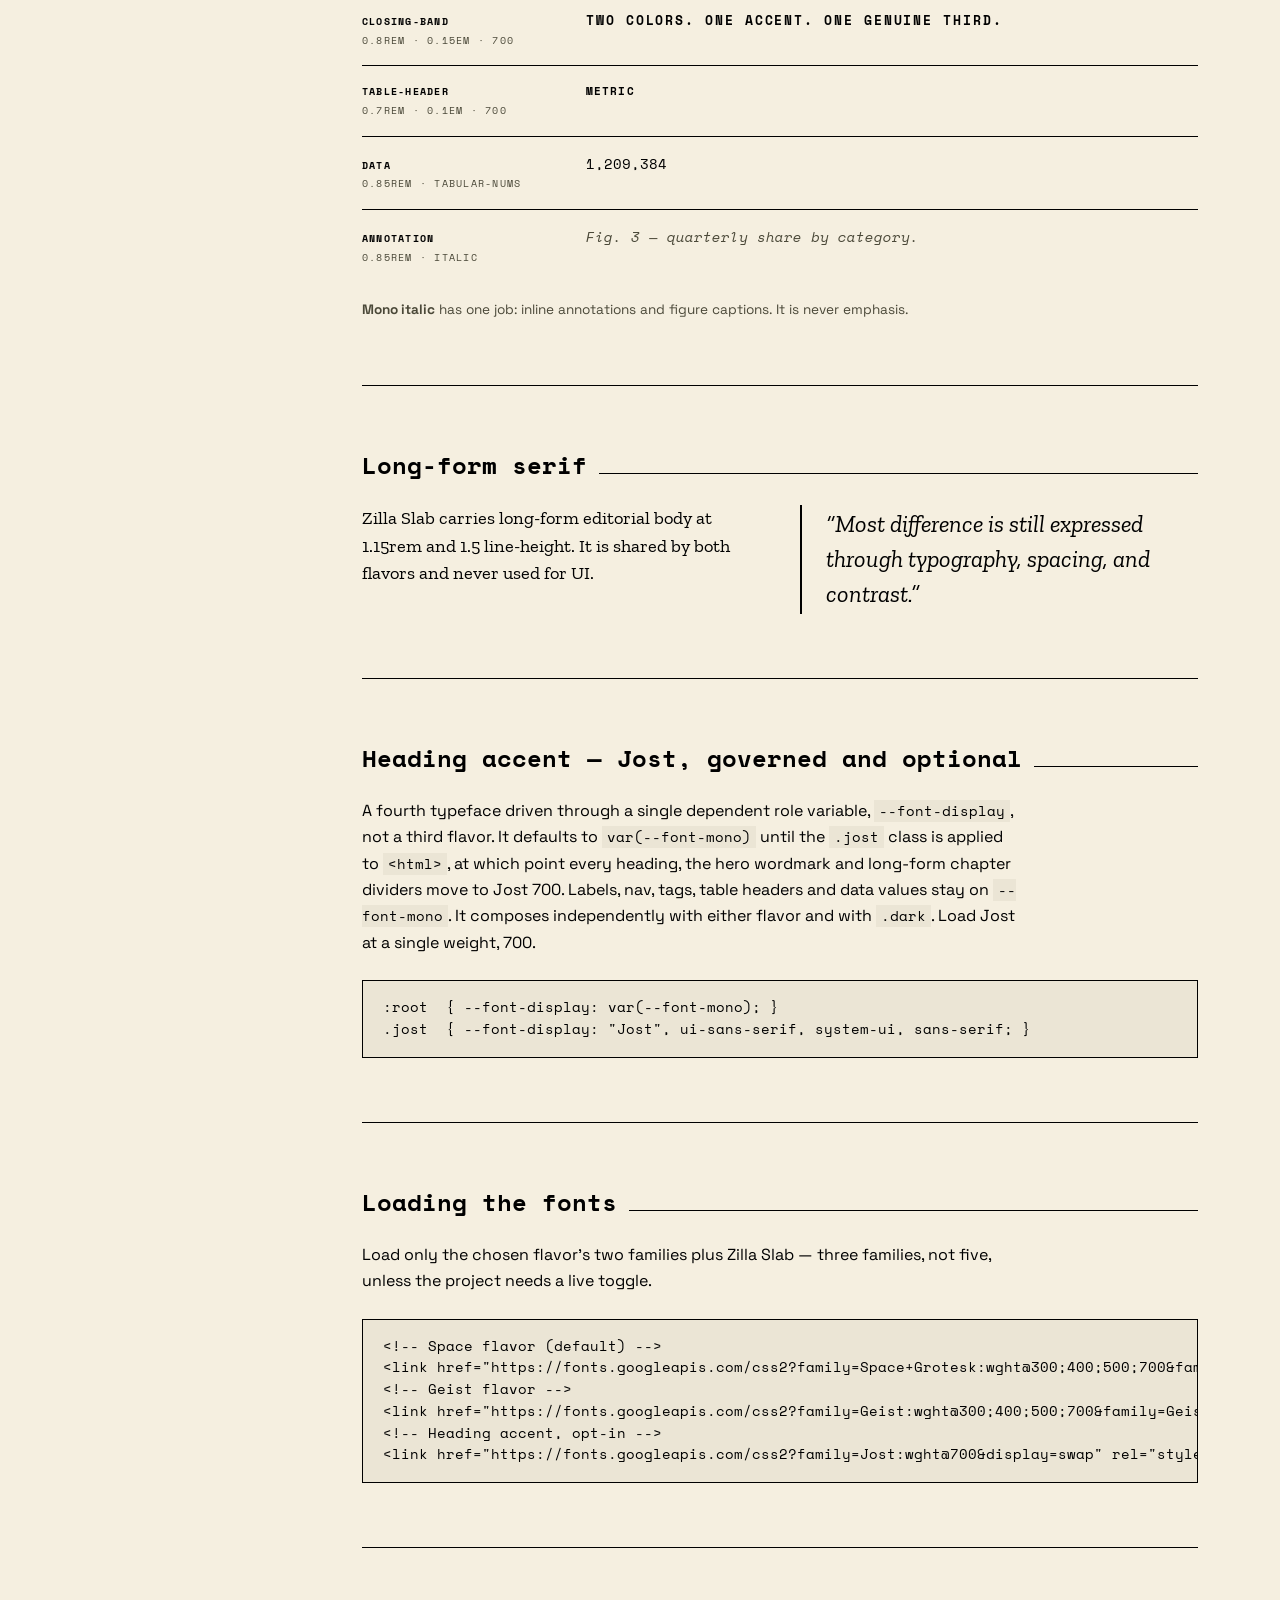
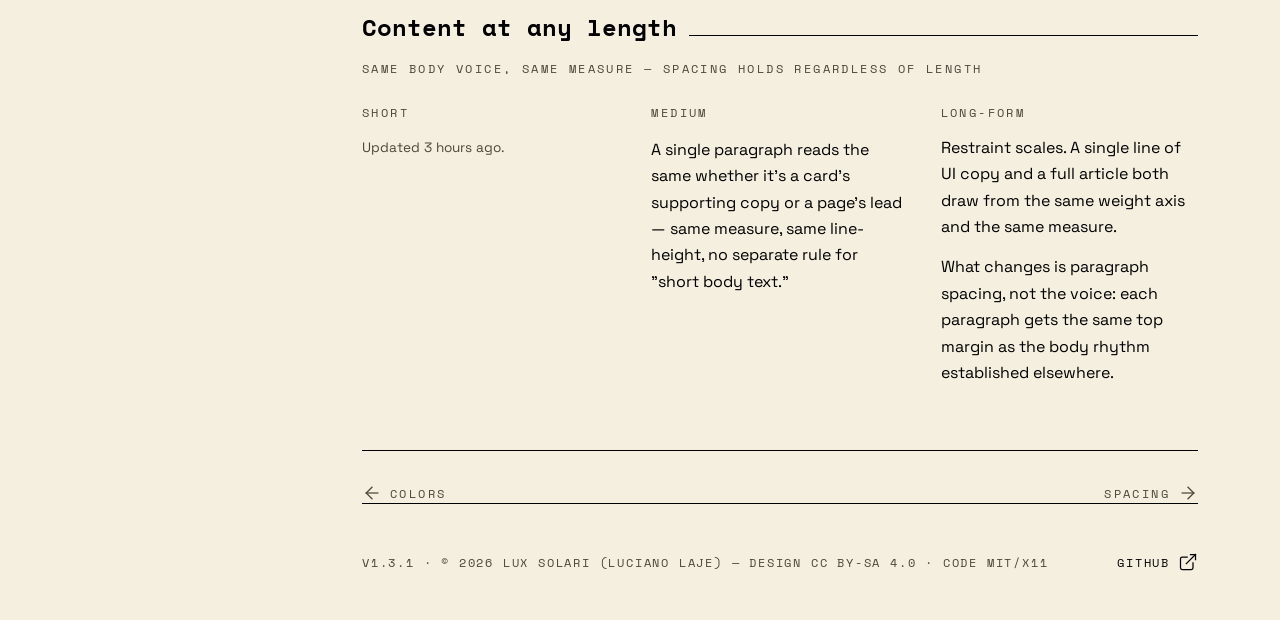
<file: docs/typography.html>
<!doctype html>
<html lang="en">
<head>
  <meta charset="utf-8" />
  <meta name="viewport" content="width=device-width, initial-scale=1" />
  <script>
    // Apply the saved theme, flavor and heading accent before first paint.
    (function () {
      try {
        var saved = localStorage.getItem("theme");
        var dark = saved ? saved === "dark"
          : window.matchMedia && window.matchMedia("(prefers-color-scheme: dark)").matches;
        if (dark) document.documentElement.classList.add("dark");
        if (localStorage.getItem("flavor") === "geist") document.documentElement.classList.add("geist");
        if (localStorage.getItem("jost") === "on") document.documentElement.classList.add("jost");
      } catch (e) {}
    })();
  </script>
  <title>Typography — Lux Visual Systems - Tri-Swiss</title>
  <meta name="description" content="Lux Visual Systems - Tri-Swiss typography: three roles, the Space and Geist flavors, the weight axis, the heading scale and the mono label pattern." />
  <meta property="og:type" content="website" />
  <meta property="og:title" content="Typography — Lux Visual Systems - Tri-Swiss" />
  <meta property="og:description" content="Lux Visual Systems - Tri-Swiss typography: three roles, the Space and Geist flavors, the weight axis, the heading scale and the mono label pattern." />
  <meta property="og:url" content="https://luxsolari.github.io/lux-visual-systems-tri-swiss/typography.html" />
  <meta property="og:image" content="https://luxsolari.github.io/lux-visual-systems-tri-swiss/assets/social-card.png" />
  <meta property="og:image:width" content="1200" />
  <meta property="og:image:height" content="630" />
  <meta name="twitter:card" content="summary_large_image" />
  <meta name="twitter:title" content="Typography — Lux Visual Systems - Tri-Swiss" />
  <meta name="twitter:description" content="Lux Visual Systems - Tri-Swiss typography: three roles, the Space and Geist flavors, the weight axis, the heading scale and the mono label pattern." />
  <meta name="twitter:image" content="https://luxsolari.github.io/lux-visual-systems-tri-swiss/assets/social-card.png" />
  <link rel="preconnect" href="https://fonts.googleapis.com" />
  <link rel="preconnect" href="https://fonts.gstatic.com" crossorigin />
  <link href="https://fonts.googleapis.com/css2?family=Space+Grotesk:wght@300;400;500;700&family=Space+Mono:ital,wght@0,400;0,700;1,400;1,700&family=Geist:wght@300;400;500;700&family=Geist+Mono:ital,wght@0,400;0,700;1,400;1,700&family=Zilla+Slab:ital,wght@0,400;0,500;0,700;1,400&family=Jost:wght@700&display=swap" rel="stylesheet" />
  <link rel="stylesheet" href="assets/site.css" />
</head>
<body>
  <div class="layout">
    <aside class="sidebar">
      <div>
        <div style="display:flex; align-items:center; justify-content:space-between;">
          <a class="sidebar-wordmark" href="index.html">Lux Visual Systems - Tri-Swiss</a>
          <button class="hamburger" aria-label="Toggle navigation" aria-expanded="false" data-nav-toggle>
            <svg class="icon" viewBox="0 0 24 24" style="color:var(--primary-foreground);">
              <line x1="4" y1="6" x2="20" y2="6"/><line x1="4" y1="12" x2="20" y2="12"/><line x1="4" y1="18" x2="20" y2="18"/>
            </svg>
          </button>
        </div>
        <nav class="sidebar-nav" data-nav-list aria-label="Sections"><a href="index.html">Overview</a><a href="colors.html">Colors</a><a href="typography.html">Typography</a><a href="spacing.html">Spacing</a><a href="components.html">Components</a><a href="structural-block.html">Structural Block</a><a href="highlight.html">Highlight</a><a href="charts.html">Charts</a><a href="house-mark.html">House Mark</a></nav>
      </div>
      <div class="sidebar-bottom">
        <div class="toggle" role="group" aria-label="Font flavor">
          <button data-flavor-btn="space" aria-pressed="true">Space</button><span class="mid">·</span><button data-flavor-btn="geist" aria-pressed="false">Geist</button>
        </div>
        <div class="toggle" role="group" aria-label="Heading face">
          <button data-jost-btn="mono" aria-pressed="true">Mono</button><span class="mid">·</span><button data-jost-btn="jost" aria-pressed="false">Jost</button>
        </div>
        <div class="toggle" role="group" aria-label="Color theme">
          <button data-theme-btn="light" aria-pressed="true">Light</button><span class="mid">·</span><button data-theme-btn="dark" aria-pressed="false">Dark</button>
        </div>
        <a href="https://github.com/luxsolari/lux-visual-systems-tri-swiss">GitHub <svg class="icon" viewBox="0 0 24 24" width="14" height="14"><path d="M15 3h6v6"/><path d="M10 14 21 3"/><path d="M18 13v6a2 2 0 0 1-2 2H5a2 2 0 0 1-2-2V8a2 2 0 0 1 2-2h6"/></svg></a>
        <span>© 2026 Lux Solari · <a href="index.html#license">License</a></span>
      </div>
    </aside>
    <div class="content">
      <div class="content-inner">
        <main>
          <header class="page-head">
            <p class="label">02 — Foundations</p>
            <h1>Typography</h1>
            <div class="stripe hero" aria-hidden="true"><i></i><i></i><i></i></div>
            <p class="lead">Three roles, strictly separated by function, in two font flavors that share the serif and swap only the mono/sans pair: the identical core Lux Visual Systems - Lux Swiss uses. Range comes from weight, not more typefaces. Toggle Space · Geist and Mono · Jost in the sidebar to reskin this page.</p>
          </header>
          <section id="roles" class="first">
            <div class="divider"><h3>Three roles, two flavors</h3><span class="rule"></span></div>
            <table class="data-table">
              <thead><tr><th>Role</th><th>Space (default)</th><th>Geist</th><th>Use</th></tr></thead>
              <tbody>
                <tr><td><code>--font-mono</code></td><td>Space Mono</td><td>Geist Mono</td><td>Data values, tags, nav, labels: functional UI text, not headings.</td></tr>
                <tr><td><code>--font-sans</code></td><td>Space Grotesk</td><td>Geist Sans</td><td>Body copy, UI text, dense data at small size with tabular figures.</td></tr>
                <tr><td><code>--font-serif</code></td><td>Zilla Slab</td><td>Zilla Slab (shared)</td><td>Long-form editorial body and pull quotes. Never UI.</td></tr>
                <tr><td><code>--font-display</code></td><td>= mono</td><td>= mono</td><td>Every heading. Switches to Jost 700 with <code>.jost</code>.</td></tr>
              </tbody>
            </table>
            <p class="measure small muted" style="margin-top:16px;">Space Grotesk was drawn from Space Mono: a duotone of one skeleton. Zilla Slab is a slab derived from a monospace (Fira Mono), which is why it stays identical in both flavors.</p>
          </section>

          <section id="registers">
            <div class="divider"><h3>Three type registers</h3><span class="rule"></span></div>
            <div class="grid grid-3" style="gap:32px;">
              <div><p class="label" style="margin-bottom:12px;">Display / mono</p>
                <p class="mono" style="font-size:1.7rem; font-weight:700; letter-spacing:-0.02em;">Lux Visual Systems - Tri-Swiss</p>
                <p class="label" style="margin-top:10px;">Space Mono → Geist Mono</p></div>
              <div><p class="label" style="margin-bottom:12px;">Body / sans</p>
                <p style="font-size:1.05rem;">Every element earns its place or is removed — the same body voice carries a landing-page lead, a dashboard's dense stat block, and a settings page's fine print, no separate voice for any of them.</p>
                <p class="label" style="margin-top:10px;">Space Grotesk → Geist Sans</p></div>
              <div><p class="label" style="margin-bottom:12px;">Serif / long-form</p>
                <p class="serif" style="font-size:1.15rem; line-height:1.5;">Restraint isn't a limitation — it's a decision that scales. A designer who inherits this system doesn't need a judgment call every time a new element shows up; the rule already tells them what to do with it.</p>
                <p class="label" style="margin-top:10px;">Zilla Slab</p></div>
            </div>
          </section>

          <section id="headings">
            <div class="divider"><h3>Heading scale</h3><span class="rule"></span></div>
            <p class="label sub"><code>--font-display</code> · weight 700 · mono by default, Jost when toggled</p>
            <div class="specimens">
              <div class="specimen"><div class="meta"><b>h1</b>3rem · 1.1 · −0.02em</div><h1>Heading one</h1></div>
              <div class="specimen"><div class="meta"><b>h2</b>2.25rem · 1.15 · −0.02em</div><h2>Heading two</h2></div>
              <div class="specimen"><div class="meta"><b>h3</b>1.875rem · 1.2 · −0.01em</div><h3 style="font-size:1.875rem; line-height:1.2; letter-spacing:-0.01em;">Heading three</h3></div>
              <div class="specimen"><div class="meta"><b>h4</b>1.5rem · 1.3</div><h4 style="font-size:1.5rem;">Heading four</h4></div>
              <div class="specimen"><div class="meta"><b>h5</b>1.25rem · 1.3</div><h5 style="font-size:1.25rem;">Heading five</h5></div>
              <div class="specimen"><div class="meta"><b>h6</b>1.125rem · 1.3</div><h6 style="font-size:1.125rem; line-height:1.3;">Heading six</h6></div>
              <div class="specimen"><div class="meta"><b>hero-title</b>3.5rem · 1.05 · −0.01em</div><div><div style="font-family:var(--font-display); font-weight:700; font-size:3.5rem; line-height:1.05; letter-spacing:-0.01em;">Lux Visual Systems - Tri-Swiss.</div><div class="hero-moment"><svg class="icon" viewBox="0 0 24 24" width="18" height="18" aria-hidden="true"><circle cx="12" cy="12" r="9"/></svg>A genuine third color.</div></div></div>
              <div class="specimen"><div class="meta"><b>chapter-divider</b>1.5rem · 700</div><div style="font-family:var(--font-display); font-weight:700; font-size:1.5rem; letter-spacing:-0.02em;">02 — Chapter Title</div></div>
            </div>
            <p class="measure small muted" style="margin-top:16px;"><strong>The brand moment</strong> here is Turquoise, not a type-size device: the hero line in <code>highlight</code> with a filled circle icon under the 3.5rem wordmark. It is decorative (1.95:1 on cream), so it never carries meaning.</p>
          </section>

          <section id="weights">
            <div class="divider"><h3>Body — the weight axis 300–700</h3><span class="rule"></span></div>
            <div class="grid grid-2 gap-40">
              <div class="weights">
                <p style="font-weight:300; font-size:1.35rem; line-height:1.4;">Light 300 — display sub-decks and leads.</p>
                <p style="font-weight:400;">Regular 400 — the body voice. Most difference is still weight, space, and contrast; Red and Turquoise are a governed layer on top.</p>
                <p style="font-weight:500;">Medium 500 — UI emphasis and active labels. Prefer this over 700.</p>
                <p style="font-weight:700;">Bold 700 — strong emphasis, used sparingly.</p>
              </div>
              <div>
                <p class="label">Body</p>
                <p class="small" style="margin-top:8px;">Sans, weight 400, 1rem, line-height 1.65, <code>kern</code> / <code>liga</code> / <code>calt</code> on, antialiased.</p>
                <p class="label" style="margin-top:24px;">Tabular figures · aligned to the grid</p>
                <div class="tnum" style="margin-top:10px; display:grid; grid-template-columns:auto auto; gap:4px 32px; width:max-content;">
                  <span>Sessions</span><span style="text-align:right;">1,209,384</span>
                  <span>Conversions</span><span style="text-align:right;">18,050</span>
                  <span>Rate</span><span style="text-align:right;">1.4931%</span>
                </div>
              </div>
            </div>
          </section>

          <section id="labels">
            <div class="divider"><h3>Labels and data</h3><span class="rule"></span></div>
            <p class="label sub">The pervasive pattern — mono, uppercase, wide tracking; weight and contrast carry state</p>
            <div class="specimens">
              <div class="specimen"><div class="meta"><b>label</b>0.75rem · 0.2em · 400 / 700 active</div><div class="row" style="gap:24px;"><span class="label">Section title</span><span class="label active">Active label</span></div></div>
              <div class="specimen"><div class="meta"><b>button</b>0.75rem · 0.2em</div><span class="btn btn-outlined">See the components</span></div>
              <div class="specimen"><div class="meta"><b>tag</b>0.65rem · 0.12em</div><span class="tag tag-signal">Signal</span></div>
              <div class="specimen"><div class="meta"><b>pip</b>0.75rem · 0.15em</div><span class="pip"><i></i>Connected</span></div>
              <div class="specimen"><div class="meta"><b>closing-band</b>0.8rem · 0.15em · 700</div><span class="mono" style="font-weight:700; text-transform:uppercase; letter-spacing:0.15em; font-size:0.8rem;">Two colors. One accent. One genuine third.</span></div>
              <div class="specimen"><div class="meta"><b>table-header</b>0.7rem · 0.1em · 700</div><span class="mono" style="font-weight:700; text-transform:uppercase; letter-spacing:0.1em; font-size:0.7rem;">Metric</span></div>
              <div class="specimen"><div class="meta"><b>data</b>0.85rem · tabular-nums</div><span class="mono tnum" style="font-size:0.85rem;">1,209,384</span></div>
              <div class="specimen"><div class="meta"><b>annotation</b>0.85rem · italic</div><span class="mono muted" style="font-style:italic; font-size:0.85rem;">Fig. 3 — quarterly share by category.</span></div>
            </div>
            <p class="measure small muted" style="margin-top:16px;"><strong>Mono italic</strong> has one job: inline annotations and figure captions. It is never emphasis.</p>
          </section>

          <section id="serif">
            <div class="divider"><h3>Long-form serif</h3><span class="rule"></span></div>
            <div class="grid grid-2 gap-40">
              <p class="serif" style="font-size:1.15rem; line-height:1.5;">Zilla Slab carries long-form editorial body at 1.15rem and 1.5 line-height. It is shared by both flavors and never used for UI.</p>
              <blockquote style="margin:0;">&ldquo;Most difference is still expressed through typography, spacing, and contrast.&rdquo;</blockquote>
            </div>
          </section>

          <section id="jost">
            <div class="divider"><h3>Heading accent — Jost, governed and optional</h3><span class="rule"></span></div>
            <p class="measure">A fourth typeface driven through a single dependent role variable, <code>--font-display</code>, not a third flavor. It defaults to <code>var(--font-mono)</code> until the <code>.jost</code> class is applied to <code>&lt;html&gt;</code>, at which point every heading, the hero wordmark and long-form chapter dividers move to Jost 700. Labels, nav, tags, table headers and data values stay on <code>--font-mono</code>. It composes independently with either flavor and with <code>.dark</code>. Load Jost at a single weight, 700.</p>
            <pre style="margin-top:24px;"><code>:root  { --font-display: var(--font-mono); }
.jost  { --font-display: "Jost", ui-sans-serif, system-ui, sans-serif; }</code></pre>
          </section>

          <section id="loading">
            <div class="divider"><h3>Loading the fonts</h3><span class="rule"></span></div>
            <p class="measure">Load only the chosen flavor's two families plus Zilla Slab — three families, not five, unless the project needs a live toggle.</p>
            <pre style="margin-top:24px;"><code>&lt;!-- Space flavor (default) --&gt;
&lt;link href="https://fonts.googleapis.com/css2?family=Space+Grotesk:wght@300;400;500;700&amp;family=Space+Mono:ital,wght@0,400;0,700;1,400;1,700&amp;family=Zilla+Slab:ital,wght@0,400;0,500;0,700;1,400&amp;display=swap" rel="stylesheet" /&gt;
&lt;!-- Geist flavor --&gt;
&lt;link href="https://fonts.googleapis.com/css2?family=Geist:wght@300;400;500;700&amp;family=Geist+Mono:ital,wght@0,400;0,700;1,400;1,700&amp;family=Zilla+Slab:ital,wght@0,400;0,500;0,700;1,400&amp;display=swap" rel="stylesheet" /&gt;
&lt;!-- Heading accent, opt-in --&gt;
&lt;link href="https://fonts.googleapis.com/css2?family=Jost:wght@700&amp;display=swap" rel="stylesheet" /&gt;</code></pre>
          </section>

          <section id="text-length">
            <div class="divider"><h3>Content at any length</h3><span class="rule"></span></div>
            <p class="label sub">Same body voice, same measure — spacing holds regardless of length</p>
            <div class="grid grid-3" style="gap:32px; align-items:start;">
              <div><p class="label" style="margin-bottom:12px;">Short</p><p class="small muted">Updated 3 hours ago.</p></div>
              <div><p class="label" style="margin-bottom:12px;">Medium</p><p style="max-width:42ch;">A single paragraph reads the same whether it's a card's supporting copy or a page's lead — same measure, same line-height, no separate rule for "short body text."</p></div>
              <div><p class="label" style="margin-bottom:12px;">Long-form</p><div style="max-width:60ch;"><p>Restraint scales. A single line of UI copy and a full article both draw from the same weight axis and the same measure.</p><p>What changes is paragraph spacing, not the voice: each paragraph gets the same top margin as the body rhythm established elsewhere.</p></div></div>
            </div>
          </section>
          <div class="pager"><a href="colors.html" class="label"><svg class="icon" viewBox="0 0 24 24" width="16" height="16"><path d="M19 12H5"/><path d="m12 19-7-7 7-7"/></svg> Colors</a><a href="spacing.html" class="label">Spacing <svg class="icon" viewBox="0 0 24 24" width="16" height="16"><path d="M5 12h14"/><path d="m12 5 7 7-7 7"/></svg></a></div>
          <footer>
            <div class="footer-row">
              <span id="license" class="muted">v1.3.1 · © 2026 Lux Solari (Luciano Laje) — Design <a href="https://github.com/luxsolari/lux-visual-systems-tri-swiss/blob/main/LICENSE-DESIGN">CC BY-SA 4.0</a> · Code <a href="https://github.com/luxsolari/lux-visual-systems-tri-swiss/blob/main/LICENSE">MIT/X11</a></span>
              <a href="https://github.com/luxsolari/lux-visual-systems-tri-swiss" style="display:inline-flex; align-items:center; gap:8px;">GitHub <svg class="icon" viewBox="0 0 24 24" width="14" height="14"><path d="M15 3h6v6"/><path d="M10 14 21 3"/><path d="M18 13v6a2 2 0 0 1-2 2H5a2 2 0 0 1-2-2V8a2 2 0 0 1 2-2h6"/></svg></a>
            </div>
          </footer>
        </main>
      </div>
    </div>
  </div>
  <script src="assets/site.js"></script>
</body>
</html>
</file>
<file: docs/assets/site.css>
/* Lux Visual Systems - Tri-Swiss — documentation site stylesheet.
 * Tokens mirror skills/lux-visual-systems-tri-swiss/assets/theme.css exactly; keep them in sync.
 * Everything below the token blocks is the showcase/documentation chrome and the
 * component patterns documented in skills/lux-visual-systems-tri-swiss/references/components.md. */

:root {
  --background:#f5efe0; --foreground:#000000; --card:#faf6ec; --card-foreground:#000000;
  --primary:#d3281b; --primary-foreground:#f5efe0; --primary-foreground-strong:#faf6ec; --secondary:#000000; --secondary-foreground:#f5efe0;
  --muted:#ebe5d5; --muted-foreground:#4a4838; --border:#000000; --input:#faf6ec; --ring:#d3281b;
  --highlight:#56bfa3; --highlight-foreground:#000000;
  --radius:0.5rem;
  /* Role fonts — Space flavor (default). --font-serif is shared by both flavors and
     is never overridden by .geist. --font-display defaults to --font-mono until the
     .jost accent is applied. */
  --font-mono:'Space Mono',ui-monospace,monospace; --font-sans:'Space Grotesk',system-ui,sans-serif;
  --font-serif:'Zilla Slab',Georgia,serif; --font-display:var(--font-mono);
}
/* Geist flavor — class="geist" on <html>; composes with .dark and .jost. */
.geist { --font-mono:'Geist Mono',ui-monospace,monospace; --font-sans:'Geist',system-ui,sans-serif; }
/* Jost heading accent — not a flavor, an independent on/off switch. */
.jost { --font-display:'Jost',system-ui,sans-serif; }
.dark {
  --background:#000000; --foreground:#f5efe0; --card:#161616; --card-foreground:#f5efe0;
  --primary:#e2503f; --primary-foreground:#f5efe0; --primary-foreground-strong:#1a120e; --secondary:#f5efe0; --secondary-foreground:#000000;
  --muted:#1f1f1f; --muted-foreground:#a8a696; --border:#f5efe0; --input:#161616; --ring:#e2503f;
  --highlight:#63cbae; --highlight-foreground:#000000;
}

/* ---------- Base ---------- */
* { box-sizing:border-box; }
html { scroll-behavior:smooth; }
body { margin:0; background:var(--background); color:var(--foreground);
  font-family:var(--font-sans); line-height:1.65;
  -webkit-font-smoothing:antialiased; font-feature-settings:"kern","liga","calt"; }
h1,h2,h3,h4,h5,h6 { font-family:var(--font-display); font-weight:700; margin:0; }
h1 { font-size:3rem; letter-spacing:-0.02em; line-height:1.1; }
h2 { font-size:2.25rem; letter-spacing:-0.02em; line-height:1.15; }
h3 { font-size:1.5rem; line-height:1.3; }
h4 { font-size:1.25rem; line-height:1.3; }
h5 { font-size:1.125rem; line-height:1.3; }
p { margin:0; }
p + p { margin-top:14px; }
a { color:inherit; }
code { font-family:var(--font-mono); font-size:0.85em; background:var(--muted); padding:1px 5px; }
pre { font-family:var(--font-mono); font-size:0.85rem; line-height:1.6; background:var(--muted);
  border:1px solid var(--border); padding:16px 20px; margin:0; overflow:auto; }
pre code { background:none; padding:0; font-size:inherit; }
blockquote { font-family:var(--font-serif); font-style:italic; font-size:1.5rem; line-height:1.45;
  border-left:2px solid var(--border); margin:40px 0 0; padding:2px 0 2px 24px; max-width:62ch; }
.label { font-family:var(--font-mono); font-size:0.75rem; text-transform:uppercase;
  letter-spacing:0.2em; color:var(--muted-foreground); }
.label.active, .label-active { color:var(--foreground); font-weight:700; }
.muted { color:var(--muted-foreground); }
.small { font-size:0.85rem; }
.lead { font-size:1.15rem; max-width:60ch; }
.measure { max-width:66ch; }
.mono { font-family:var(--font-mono); }
.serif { font-family:var(--font-serif); }
.tnum { font-variant-numeric:tabular-nums; font-feature-settings:"tnum" 1; }
.accent-word { color:var(--primary); }
.hl { color:var(--highlight); }
.icon { width:20px; height:20px; fill:none; stroke:currentColor;
  stroke-width:1.5; stroke-linecap:square; stroke-linejoin:miter; }

/* Section header: heading beside a rule; border by default, primary when emphasized. */
.divider { display:flex; align-items:baseline; gap:12px; margin:0 0 24px; }
.divider .rule { height:1px; flex:1; background:var(--border); }
.divider .rule.red { background:var(--primary); }
.divider .stripe { align-self:center; }
section { padding:64px 0; border-top:1px solid var(--border); }
section.first { border-top:none; padding-top:0; }
.sub { margin:-8px 0 24px; }

/* Tri-part segment stripe: ink, Red, Turquoise, three equal segments, 3px, any length. */
.stripe { display:flex; gap:3px; width:36px; }
.stripe i { height:3px; flex:1; background:var(--foreground); }
.stripe i:nth-child(2) { background:var(--primary); }
.stripe i:nth-child(3) { background:var(--highlight); }
.stripe.hero { width:64px; gap:4px; }
.stripe.flourish { width:140px; gap:6px; }
.flourish-row { display:flex; justify-content:center; padding:32px 0 0; }

/* Hero brand moment: turquoise line with a filled circle icon. */
.hero-moment { display:flex; align-items:center; gap:8px; margin-top:12px; color:var(--highlight);
  font-family:var(--font-mono); font-weight:700; font-size:1.5rem; }

/* ---------- Layout: Structural Block sidebar + content ---------- */
.layout { display:flex; min-height:100vh; }
.sidebar { width:22%; min-width:220px; max-width:280px; flex-shrink:0;
  background:var(--primary); color:var(--primary-foreground);
  position:sticky; top:0; height:100vh; overflow-y:auto;
  display:flex; flex-direction:column; justify-content:space-between;
  padding:32px 28px; }
.sidebar-wordmark { font-family:var(--font-mono); font-weight:700; font-size:1.4rem; line-height:1.2;
  color:inherit; text-decoration:none; }
.sidebar-nav { margin-top:40px; display:flex; flex-direction:column; gap:14px;
  font-family:var(--font-mono); font-size:0.8rem; text-transform:uppercase; letter-spacing:0.15em; }
.sidebar-nav a { color:var(--primary-foreground-strong); text-decoration:none; opacity:0.75;
  border-bottom:2px solid transparent; padding-bottom:2px; width:max-content;
  transition:opacity 0.15s, border-color 0.15s; }
.sidebar-nav a:hover { opacity:1; border-bottom-color:var(--highlight); }
.sidebar-nav a[aria-current="page"] { opacity:1; font-weight:700; }
.sidebar-bottom { color:var(--primary-foreground-strong); display:flex; flex-direction:column; gap:14px; margin-top:32px;
  font-family:var(--font-mono); font-size:0.7rem; text-transform:uppercase; letter-spacing:0.12em; }
.sidebar-bottom a { color:var(--primary-foreground-strong); text-decoration:none; opacity:0.85;
  display:inline-flex; align-items:center; gap:6px; transition:opacity 0.15s; }
.sidebar-bottom a:hover { opacity:1; }
.sidebar-bottom .toggle button { color:var(--primary-foreground-strong); opacity:0.6; }
.sidebar-bottom .toggle button[aria-pressed="true"] { opacity:1; }
.sidebar-bottom .toggle .mid { color:var(--primary-foreground-strong); opacity:0.4; }
.hamburger { display:none; background:none; border:none; color:var(--primary-foreground-strong); cursor:pointer; padding:4px; }
.content { flex:1; min-width:0; }
.content-inner { max-width:900px; margin:0 auto; padding:0 32px; }
.page-head { padding:56px 0 48px; }
.page-head h1 { margin:20px 0 0; }
.page-head .stripe { margin-top:16px; }
.page-head .lead { margin-top:24px; }
footer { border-top:1px solid var(--border); padding:48px 0; }
.footer-row { display:flex; justify-content:space-between; align-items:baseline; flex-wrap:wrap; gap:16px;
  font-family:var(--font-mono); font-size:0.75rem; text-transform:uppercase; letter-spacing:0.15em; }
.footer-row a { text-decoration:none; }
.pager { display:flex; justify-content:space-between; gap:16px; flex-wrap:wrap; border-top:1px solid var(--border); padding:32px 0 0; }
.pager a { text-decoration:none; display:inline-flex; align-items:center; gap:8px; }

/* Toggle */
.toggle { display:flex; align-items:baseline; gap:6px; font-family:var(--font-mono);
  font-size:0.75rem; text-transform:uppercase; letter-spacing:0.2em; }
.toggle button { background:none; border:none; padding:0; cursor:pointer;
  font:inherit; letter-spacing:inherit; text-transform:inherit; color:var(--muted-foreground); }
.toggle button:hover, .toggle button[aria-pressed="true"] { color:var(--foreground); }
.toggle .mid { color:var(--muted-foreground); opacity:0.4; }

/* ---------- Grids and cards ---------- */
.grid { display:grid; gap:20px; }
.grid-2 { grid-template-columns:1fr 1fr; }
.grid-3 { grid-template-columns:repeat(3,1fr); }
.grid-4 { grid-template-columns:repeat(4,1fr); }
.grid-auto { grid-template-columns:repeat(auto-fill,minmax(260px,1fr)); }
.gap-32 { gap:32px; } .gap-40 { gap:40px; }
.card { border:1px solid var(--border); background:var(--card); color:var(--card-foreground); padding:24px; }
.card h4 { font-family:var(--font-mono); font-size:1rem; }
.card p.small { margin-top:8px; }
.card-emphasis { border-color:var(--primary); }
.card-accent { border-color:var(--highlight); background:color-mix(in srgb, var(--highlight) 8%, var(--card)); }
.card-interactive { display:block; text-decoration:none; color:inherit; background:none; border-color:var(--primary);
  transition:border-color 0.15s, background-color 0.15s; }
.card-interactive:hover, .card-interactive.is-hover-demo { border-color:var(--highlight);
  background:color-mix(in srgb, var(--highlight) 5%, var(--card)); }
.demo { border:1px solid var(--border); padding:20px; }
.demo > .label { display:block; margin-bottom:16px; }
.demo .note { text-transform:none; letter-spacing:normal; color:var(--muted-foreground); }
.index-card { display:block; text-decoration:none; color:inherit; border:1px solid var(--border);
  padding:24px; transition:border-color 0.15s; }
.index-card:hover { border-color:var(--primary); }
.index-card.demo { padding:20px; }
.index-card.demo > .label { display:block; margin-bottom:16px; }
.index-card.demo .btn, .index-card.demo .demo-nav-link { pointer-events:none; }
.index-card h4 { font-family:var(--font-mono); font-size:1rem; margin-top:12px; }
.index-card p { margin-top:8px; font-size:0.85rem; color:var(--muted-foreground); }

/* ---------- Turquoise Structural Block ---------- */
.callout { background:var(--highlight); color:var(--highlight-foreground); padding:14px 16px; max-width:60ch; }
.callout .t { margin:0; font-family:var(--font-mono); font-size:0.7rem; text-transform:uppercase; letter-spacing:0.12em; font-weight:700; }
.callout p { margin:8px 0 0; font-size:0.9rem; }
.panel { background:var(--highlight); color:var(--highlight-foreground); padding:40px; }
.panel .label { color:var(--highlight-foreground); opacity:0.7; }
.panel .statement { margin:12px 0 0; font-family:var(--font-mono); font-weight:700; font-size:1.5rem; line-height:1.3; max-width:44ch; }
.closing-band { background:var(--highlight); color:var(--highlight-foreground); padding:28px 0; text-align:center; }
.closing-band p { margin:0; font-family:var(--font-mono); text-transform:uppercase; letter-spacing:0.15em; font-size:0.8rem; font-weight:700; }
.hl-underline { border-bottom:2px solid var(--highlight); padding-bottom:2px; }
.hl-dot { width:6px; height:6px; border-radius:9999px; background:var(--highlight); display:inline-block; }
.hl-wash { background:color-mix(in srgb, var(--highlight) 10%, transparent); padding:12px 16px; }

/* ---------- Buttons ---------- */
.btn { font-family:var(--font-mono); font-size:0.75rem; text-transform:uppercase; letter-spacing:0.2em;
  padding:8px 16px; border:1px solid var(--foreground); background:none; color:var(--foreground);
  cursor:pointer; text-decoration:none; display:inline-flex; align-items:center; gap:8px;
  transition:background-color 0.15s, color 0.15s, border-color 0.15s, opacity 0.15s; }
.btn-ghost { border-color:transparent; color:var(--muted-foreground); }
.btn-ghost:hover { color:var(--foreground); }
.btn-outlined:hover { background:var(--foreground); color:var(--background); }
.btn-filled { background:var(--foreground); color:var(--background); }
.btn-filled:hover { opacity:0.9; }
.btn-destructive, .btn-accent { border-color:var(--primary); color:var(--primary); }
.btn-destructive:hover, .btn-destructive.is-hover-demo { background:var(--primary); color:var(--primary-foreground-strong); }
.btn-accent:hover, .btn-accent.is-hover-demo { background:var(--highlight); color:var(--highlight-foreground); border-color:var(--highlight); }
.btn:disabled { opacity:0.4; cursor:default; }
.btn:disabled:hover { background:none; color:var(--foreground); }
.btn:focus-visible { outline:1px solid var(--ring); outline-offset:1px; }
.hover-pair { display:flex; gap:24px; flex-wrap:wrap; }
.hover-pair > div { display:flex; flex-direction:column; gap:8px; align-items:flex-start; }
.cap { font-family:var(--font-mono); font-size:0.65rem; text-transform:uppercase; letter-spacing:0.12em; color:var(--muted-foreground); }
.on-red { background:var(--primary); padding:16px; display:flex; gap:0; }
.on-red > div { flex:1; }
.on-red .cap { color:var(--primary-foreground-strong); opacity:0.7; }
.demo-nav-link { color:var(--primary-foreground-strong); text-decoration:none; opacity:0.75;
  border-bottom:2px solid transparent; padding-bottom:2px;
  font-family:var(--font-mono); font-size:0.8rem; text-transform:uppercase; letter-spacing:0.15em;
  transition:opacity 0.15s, border-color 0.15s; }
.demo-nav-link:hover, .demo-nav-link.is-hover-demo { opacity:1; border-bottom-color:var(--highlight); }

/* ---------- Tags ---------- */
.tag { font-family:var(--font-mono); font-size:0.65rem; text-transform:uppercase; letter-spacing:0.12em;
  padding:2px 8px; display:inline-flex; align-items:center; gap:6px; }
.tag-neutral { color:var(--muted-foreground); }
.tag-signal { background:var(--foreground); color:var(--background); }
.tag-outlined { border:1px dashed color-mix(in srgb, var(--foreground) 50%, transparent); color:color-mix(in srgb, var(--foreground) 80%, transparent); }
.tag-saved { border:1px solid color-mix(in srgb, var(--foreground) 30%, transparent); color:color-mix(in srgb, var(--foreground) 50%, transparent); }
.tag .dot { width:4px; height:4px; border-radius:9999px; background:currentColor; display:inline-block; }

/* ---------- Status pips ---------- */
.pip { display:inline-flex; align-items:center; gap:8px; font-family:var(--font-mono);
  font-size:0.75rem; text-transform:uppercase; letter-spacing:0.15em; }
.pip i { width:6px; height:6px; border-radius:9999px; background:var(--foreground); }
.pip.warn i { background:var(--primary); }
.pip.load i { background:color-mix(in srgb, var(--muted-foreground) 30%, transparent); animation:pulse 1.2s infinite; }
.pip.off i { background:color-mix(in srgb, var(--foreground) 25%, transparent); }
@keyframes pulse { 50% { opacity:0.3; } }

/* ---------- Inputs ---------- */
.field label { display:block; margin-bottom:8px; }
.field input { width:100%; border:1px solid var(--border); background:var(--input); color:var(--foreground);
  padding:8px 12px; font-family:var(--font-mono); font-size:0.85rem; }
.field input::placeholder { color:var(--muted-foreground); }
.field input:focus, .field input.is-focus-demo { outline:1px solid var(--ring); outline-offset:0; }

/* ---------- Lists and tables ---------- */
.list-plain { list-style:none; margin:0; padding:0; }
.list-plain li { border-top:1px solid var(--border); padding:10px 0; }
.list-plain li:first-child { border-top:none; }
.list-plain.ordered li { display:flex; gap:12px; }
.list-plain.ordered .n { font-family:var(--font-mono); font-variant-numeric:tabular-nums; color:var(--muted-foreground); }
table.data-table { width:100%; border-collapse:collapse; font-size:0.85rem; }
table.data-table th { font-family:var(--font-mono); font-weight:700; text-transform:uppercase;
  letter-spacing:0.1em; font-size:0.7rem; text-align:left; padding:8px 0; border-bottom:2px solid var(--border); vertical-align:bottom; }
table.data-table td { padding:8px 12px 8px 0; border-bottom:1px solid var(--border); vertical-align:top; }
table.data-table td.num, table.data-table th.num { text-align:right; font-variant-numeric:tabular-nums; padding-right:0; }
table.data-table td code { white-space:nowrap; }
.tok-swatch { display:inline-block; width:14px; height:14px; border:1px solid var(--border); vertical-align:-2px; margin-right:8px; }

/* ---------- Figures ---------- */
figure.img-grid { margin:0; border:1px solid var(--border); }
figure.img-grid .img { aspect-ratio:4/3; background:linear-gradient(135deg, var(--primary) 0%, var(--highlight) 100%); }
figure.img-grid .img.gray { filter:grayscale(1); }
figure.img-grid figcaption, .caption { border-top:1px solid var(--border); padding:10px 12px;
  font-family:var(--font-mono); font-style:italic; font-size:0.85rem; color:var(--muted-foreground); }

/* ---------- Modal demo (static) ---------- */
.modal-demo { position:relative; height:280px; overflow:hidden; border:1px solid var(--border); }
.modal-demo .page { padding:24px; }
.modal-demo .overlay { position:absolute; inset:0; display:flex; align-items:center; justify-content:center;
  background:color-mix(in srgb, var(--background) 80%, transparent); padding:0 24px; }
.modal-demo .panel { background:var(--background); color:var(--foreground); width:100%; max-width:560px;
  border:1px solid var(--foreground); padding:24px; font-family:var(--font-mono); font-size:0.85rem; }
.modal-demo .panel h4 { font-family:var(--font-mono); font-size:1rem; margin-bottom:8px; }
.modal-demo .panel p { margin:0 0 20px; color:var(--muted-foreground); font-family:var(--font-sans); }
.row { display:flex; flex-wrap:wrap; gap:12px; align-items:center; }

/* ---------- Palette chips ---------- */
.palette { display:grid; grid-template-columns:repeat(auto-fill,minmax(172px,1fr)); gap:16px; }
.palette figure { margin:0; border:1px solid var(--border); }
.pal-chip { height:64px; }
.palette figcaption { border-top:1px solid var(--border); padding:8px 10px; }
.palette .label { display:block; }
.palette .role { font-family:var(--font-mono); font-size:0.7rem; color:var(--muted-foreground); }
.pal-vals { margin:8px 0 0; font-family:var(--font-mono); font-size:0.62rem; line-height:1.55; color:var(--muted-foreground); }

/* ---------- Type specimens ---------- */
.specimen { display:grid; grid-template-columns:200px 1fr; gap:24px; align-items:baseline;
  border-top:1px solid var(--border); padding:16px 0; }
.specimen:first-child { border-top:none; }
.specimen .meta { font-family:var(--font-mono); font-size:0.65rem; letter-spacing:0.12em; text-transform:uppercase; color:var(--muted-foreground); line-height:1.8; }
.specimen .meta b { display:block; color:var(--foreground); font-weight:700; }
.weights p + p { margin-top:14px; }

/* ---------- Cover / banner on the overview ---------- */
.cover-wrap { container-type:inline-size; }
.cover { position:relative; width:100%; aspect-ratio:960/288; overflow:hidden; border:1px solid var(--border); background:var(--background); }
.cover svg { position:absolute; inset:0; width:100%; height:100%; display:block; }
.cover .red { fill:var(--primary); }
.cover .ink { fill:var(--foreground); }
.cover .turq { fill:var(--highlight); }
.cover .rule { stroke:var(--border); stroke-width:1; fill:none; vector-effect:non-scaling-stroke; }
.cover .family { position:absolute; left:5%; bottom:57%; max-width:45%; margin:0; font-family:var(--font-mono);
  font-weight:400; font-size:max(8px, 1.6cqw); line-height:1.4; letter-spacing:0.16em; text-transform:uppercase; color:var(--foreground); }
.cover .name { position:absolute; left:5%; bottom:25.7%; margin:0; font-family:var(--font-display);
  font-weight:700; font-size:7.9cqw; line-height:0.92; letter-spacing:-0.02em; color:var(--foreground); white-space:nowrap; }
.cover .tagline { position:absolute; left:5%; bottom:15.3%; margin:0; font-family:var(--font-mono);
  font-size:max(7px, 1.35cqw); max-width:46%; line-height:1.35; letter-spacing:0.12em; text-transform:uppercase; color:var(--muted-foreground); }

/* Keep the short variant title inside the clear field at compact banner sizes. */
@container (max-width: 480px) {
  .cover .family { bottom:65%; }
  .cover .name { bottom:34%; }
  .cover .tagline { bottom:8%; }
}
@container (max-width: 340px) {
  .cover .tagline { display:none; }
}

/* ---------- Responsive ---------- */
@media (max-width: 860px) {
  .layout { flex-direction:column; }
  .sidebar { width:100%; max-width:none; height:auto; position:sticky; top:0; z-index:10;
    flex-direction:row; align-items:center; justify-content:space-between; padding:16px 20px; }
  .sidebar > div:first-child { display:flex; align-items:center; justify-content:space-between; width:100%; }
  .sidebar-nav { display:none; margin-top:0; position:absolute; top:100%; left:0; right:0;
    background:var(--primary); padding:20px; flex-direction:column; gap:16px; }
  .sidebar-nav.open { display:flex; }
  .sidebar-bottom { display:none; }
  .hamburger { display:block; }
  .content-inner { padding:0 20px; }
  .grid-2, .grid-3, .grid-4 { grid-template-columns:1fr; }
  .specimen { grid-template-columns:1fr; gap:8px; }
  h1 { font-size:2.25rem; }
  .page-head { padding:32px 0; }
  section { padding:40px 0; }
}

/* Edition choice: shared action baseline and a compact, readable comparison. */
#install { padding-bottom:32px; }
#editions { margin-top:32px; padding:32px 0 0; }
.edition-grid { gap:24px; margin-top:24px; }
.edition-card { display:flex; flex-direction:column; min-width:0; }
.edition-card h3 { margin-top:12px; }
.edition-thanks { margin-bottom:20px; }
.edition-actions { margin-top:auto; padding-top:4px; }
.edition-actions .btn { display:flex; width:100%; text-align:center; justify-content:center; white-space:normal; }
.edition-table-wrap { margin-top:24px; }
.edition-table { table-layout:fixed; }
.edition-table caption { text-align:left; margin-bottom:12px; font-family:var(--font-mono); }
.edition-table th[scope="row"] { font-family:var(--font-sans); text-transform:none; letter-spacing:normal; font-weight:500; }
.edition-table th, .edition-table td { overflow-wrap:anywhere; }
.edition-table th[scope="row"] { border-bottom:1px solid var(--border); padding:8px 12px 8px 0; }
.edition-note { margin-top:20px; color:var(--muted-foreground); }
@media (max-width:600px) {
  .edition-table th, .edition-table td { font-size:0.75rem; padding-right:8px; }
}

/* Native disclosures keep each host's commands labeled and keyboard accessible. */
.install-hosts > p { margin-top:12px; }
.install-host { border-top:1px solid var(--border); margin-top:20px; padding-top:16px; min-width:0; }
.install-host summary { cursor:pointer; font-family:var(--font-mono); font-weight:700; }
.install-host summary:focus-visible { outline:2px solid var(--ring); outline-offset:4px; }
.install-host p { margin-top:12px; }
.install-host pre { margin:12px 0; font-size:0.85rem; max-width:100%; overflow-x:auto; }
.install-session-note { margin-top:20px; }
</file>
